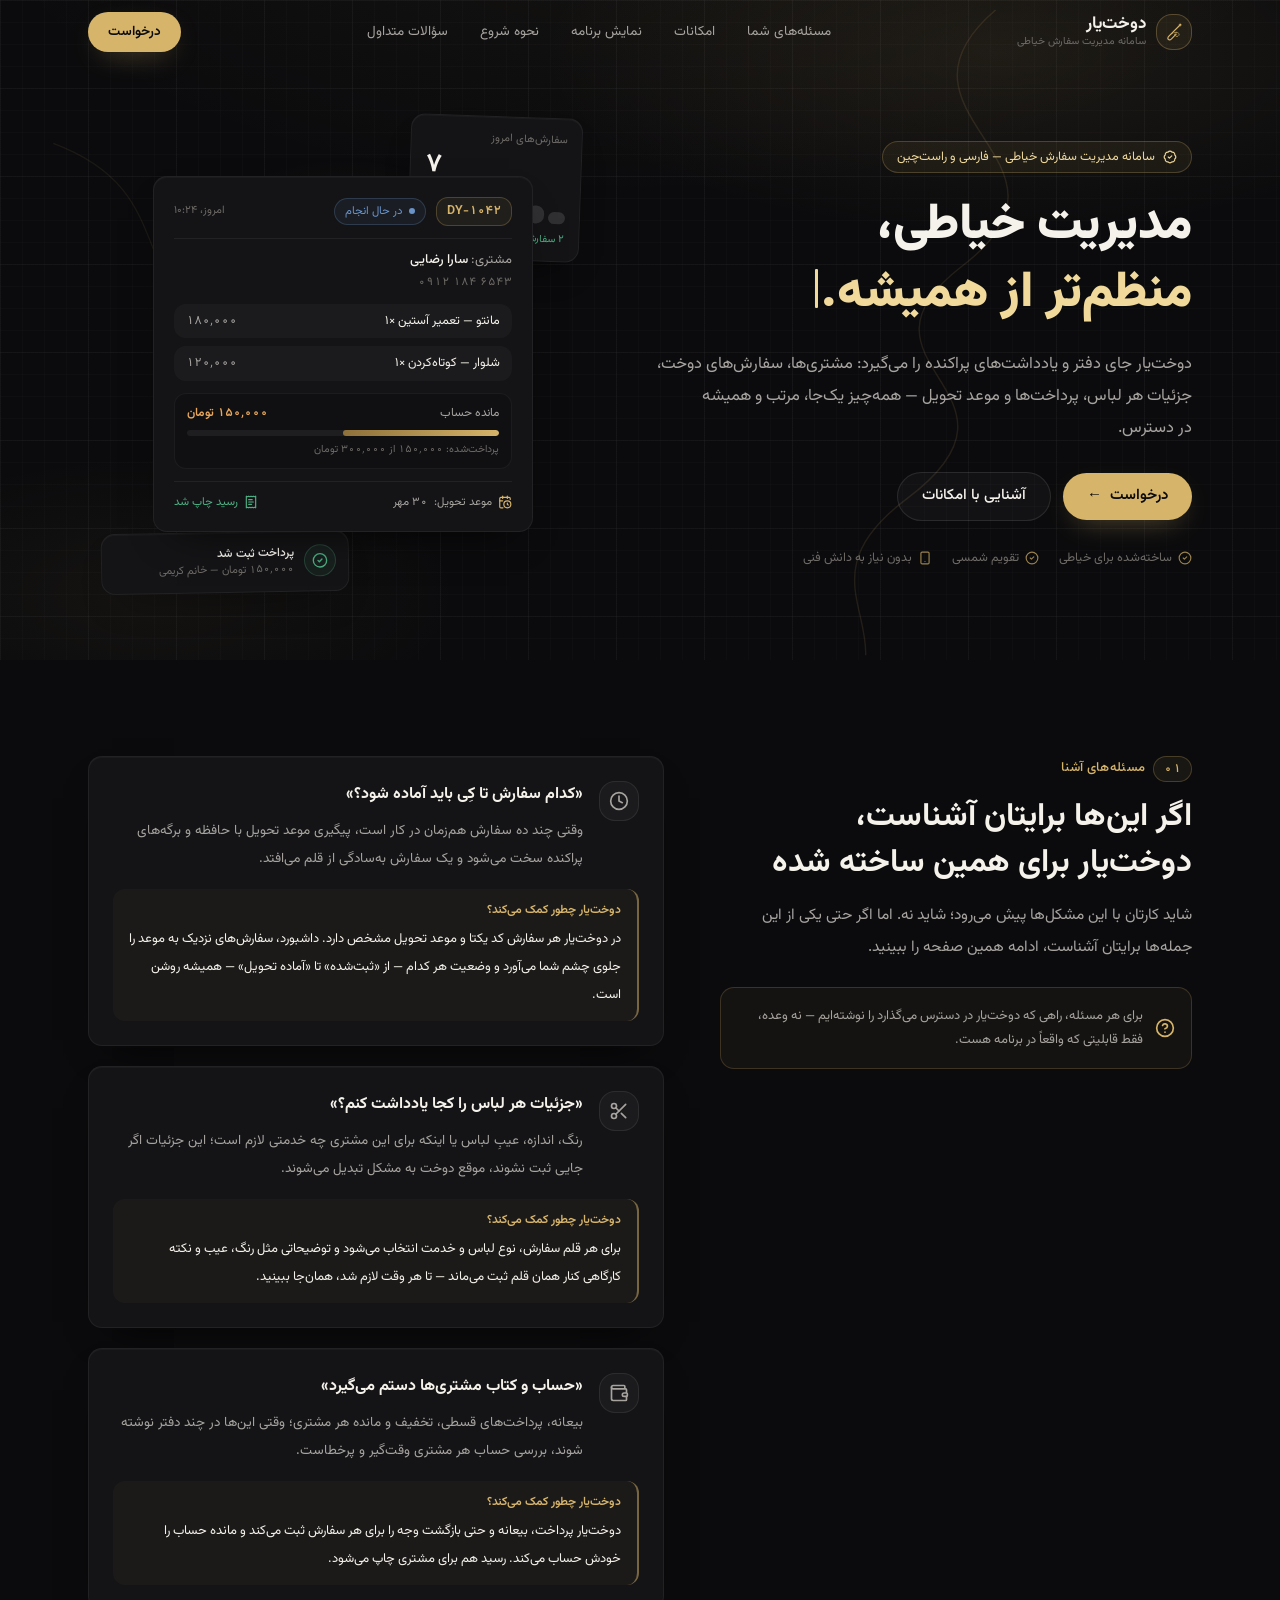
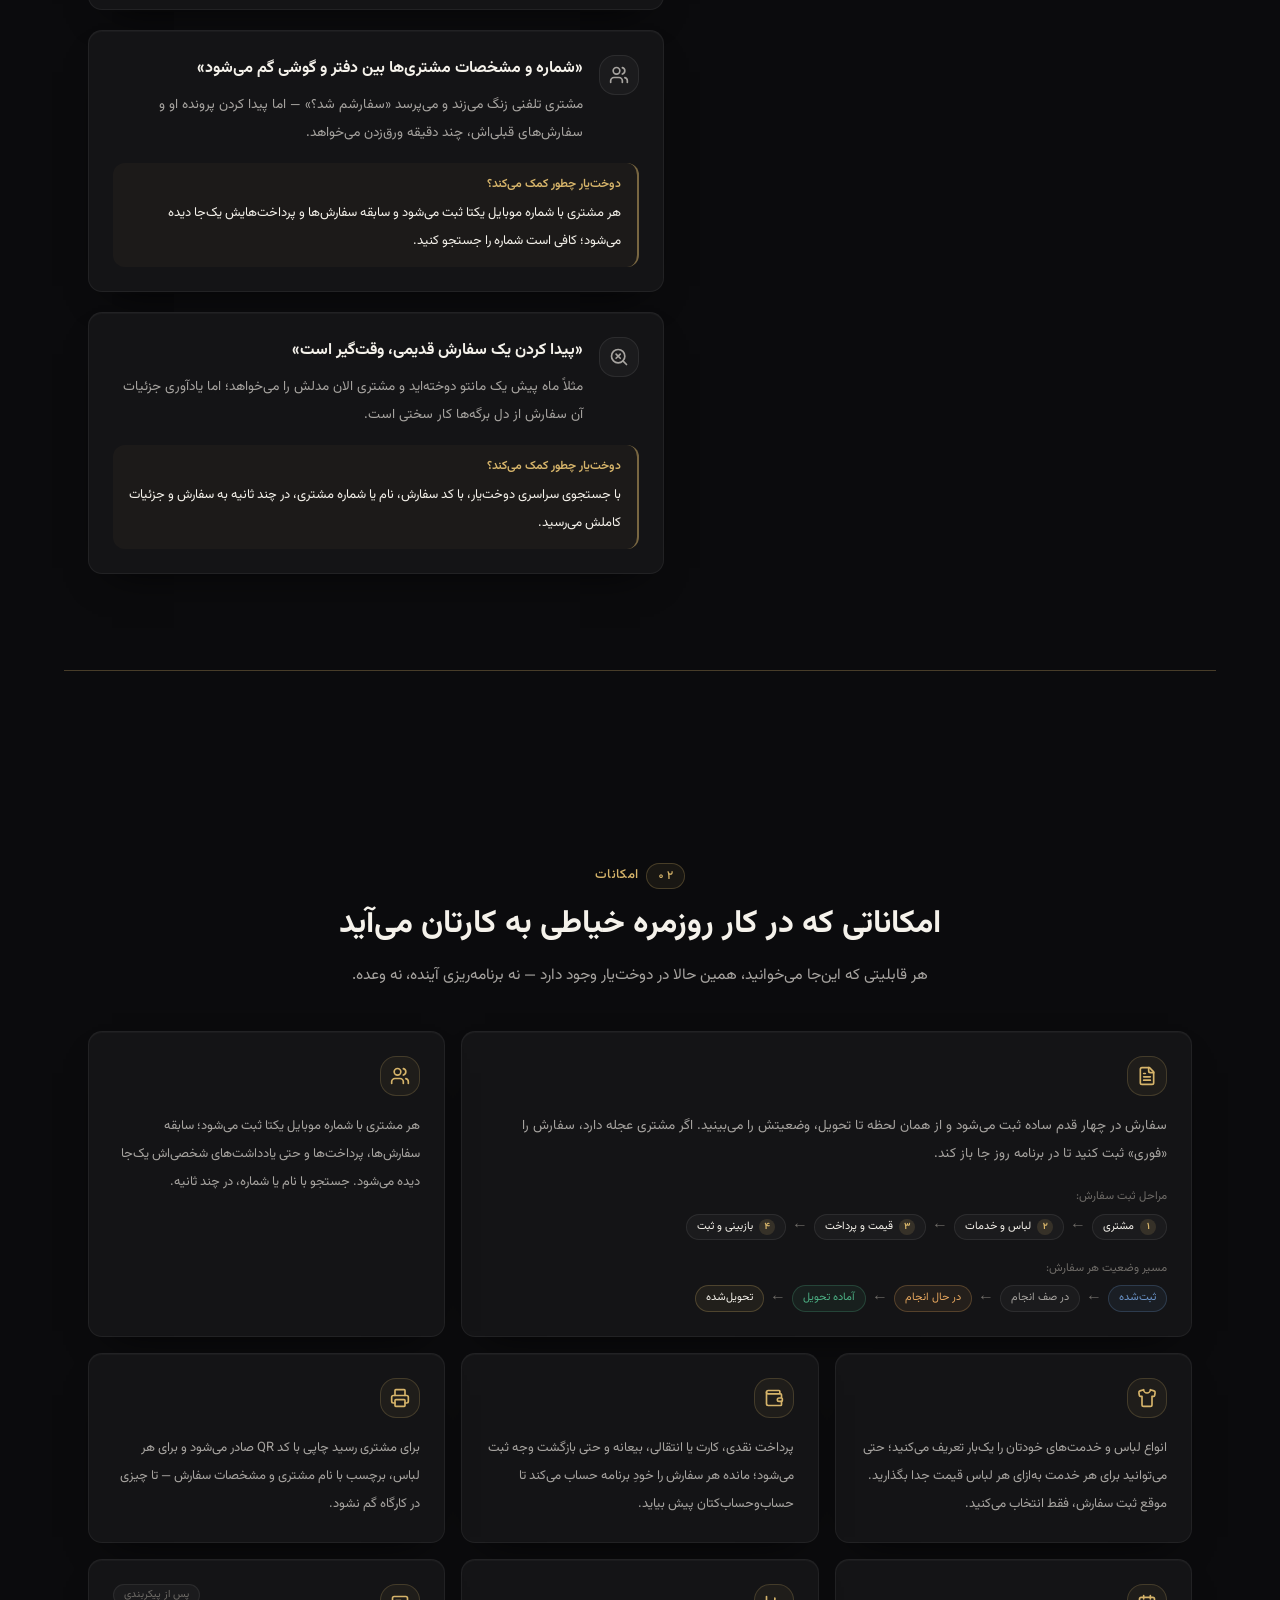
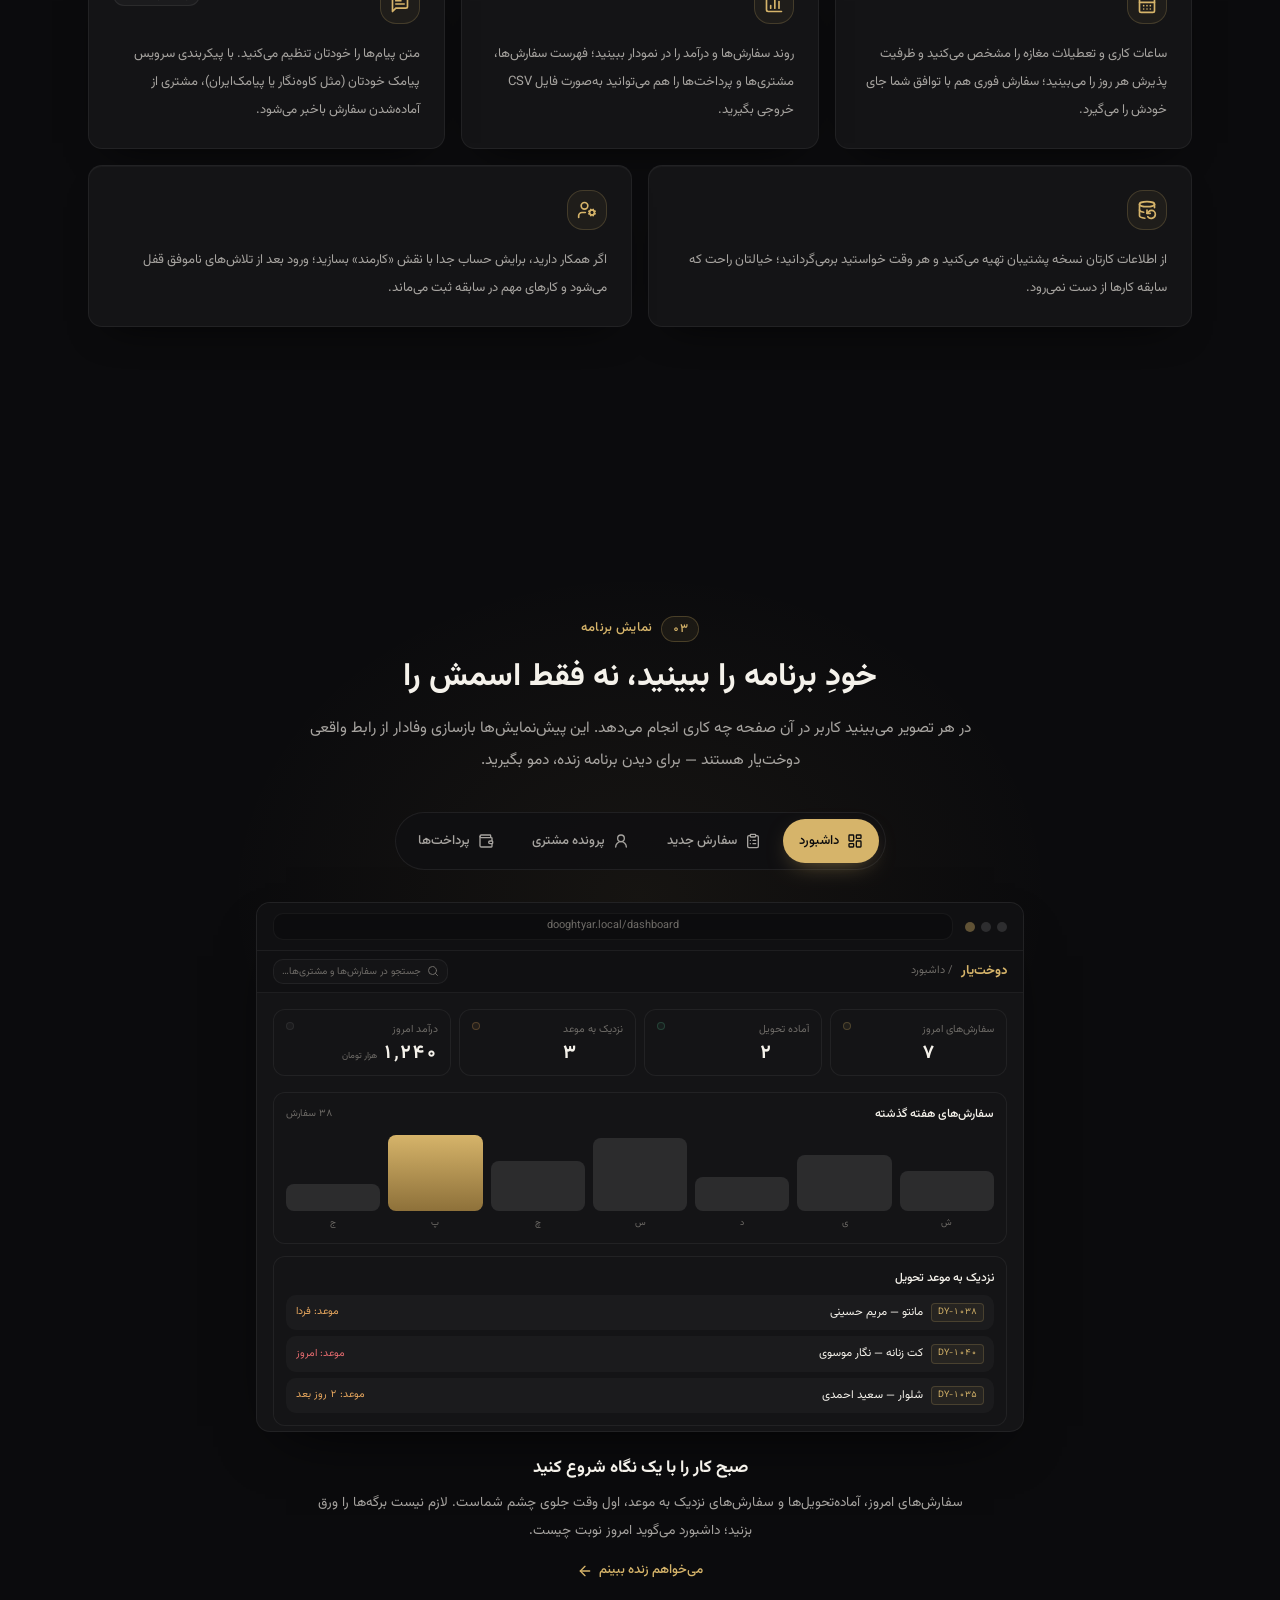
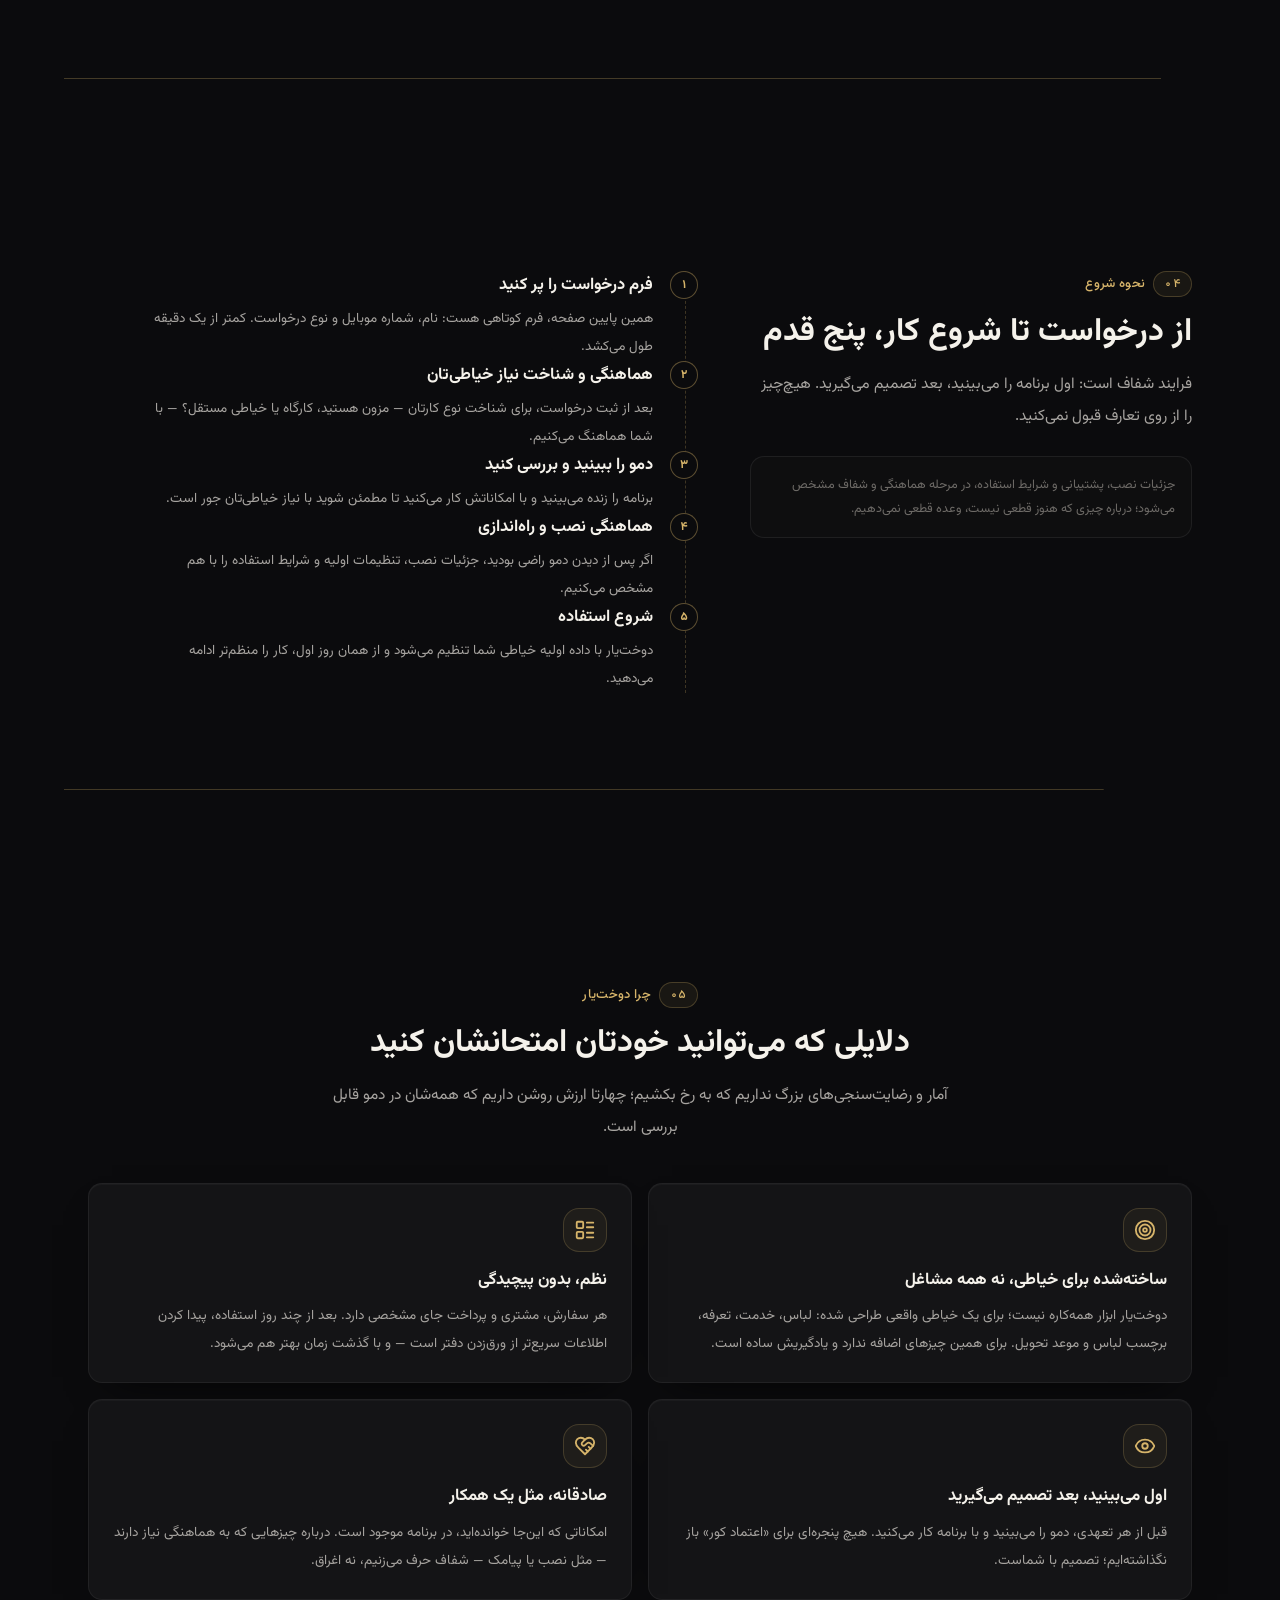
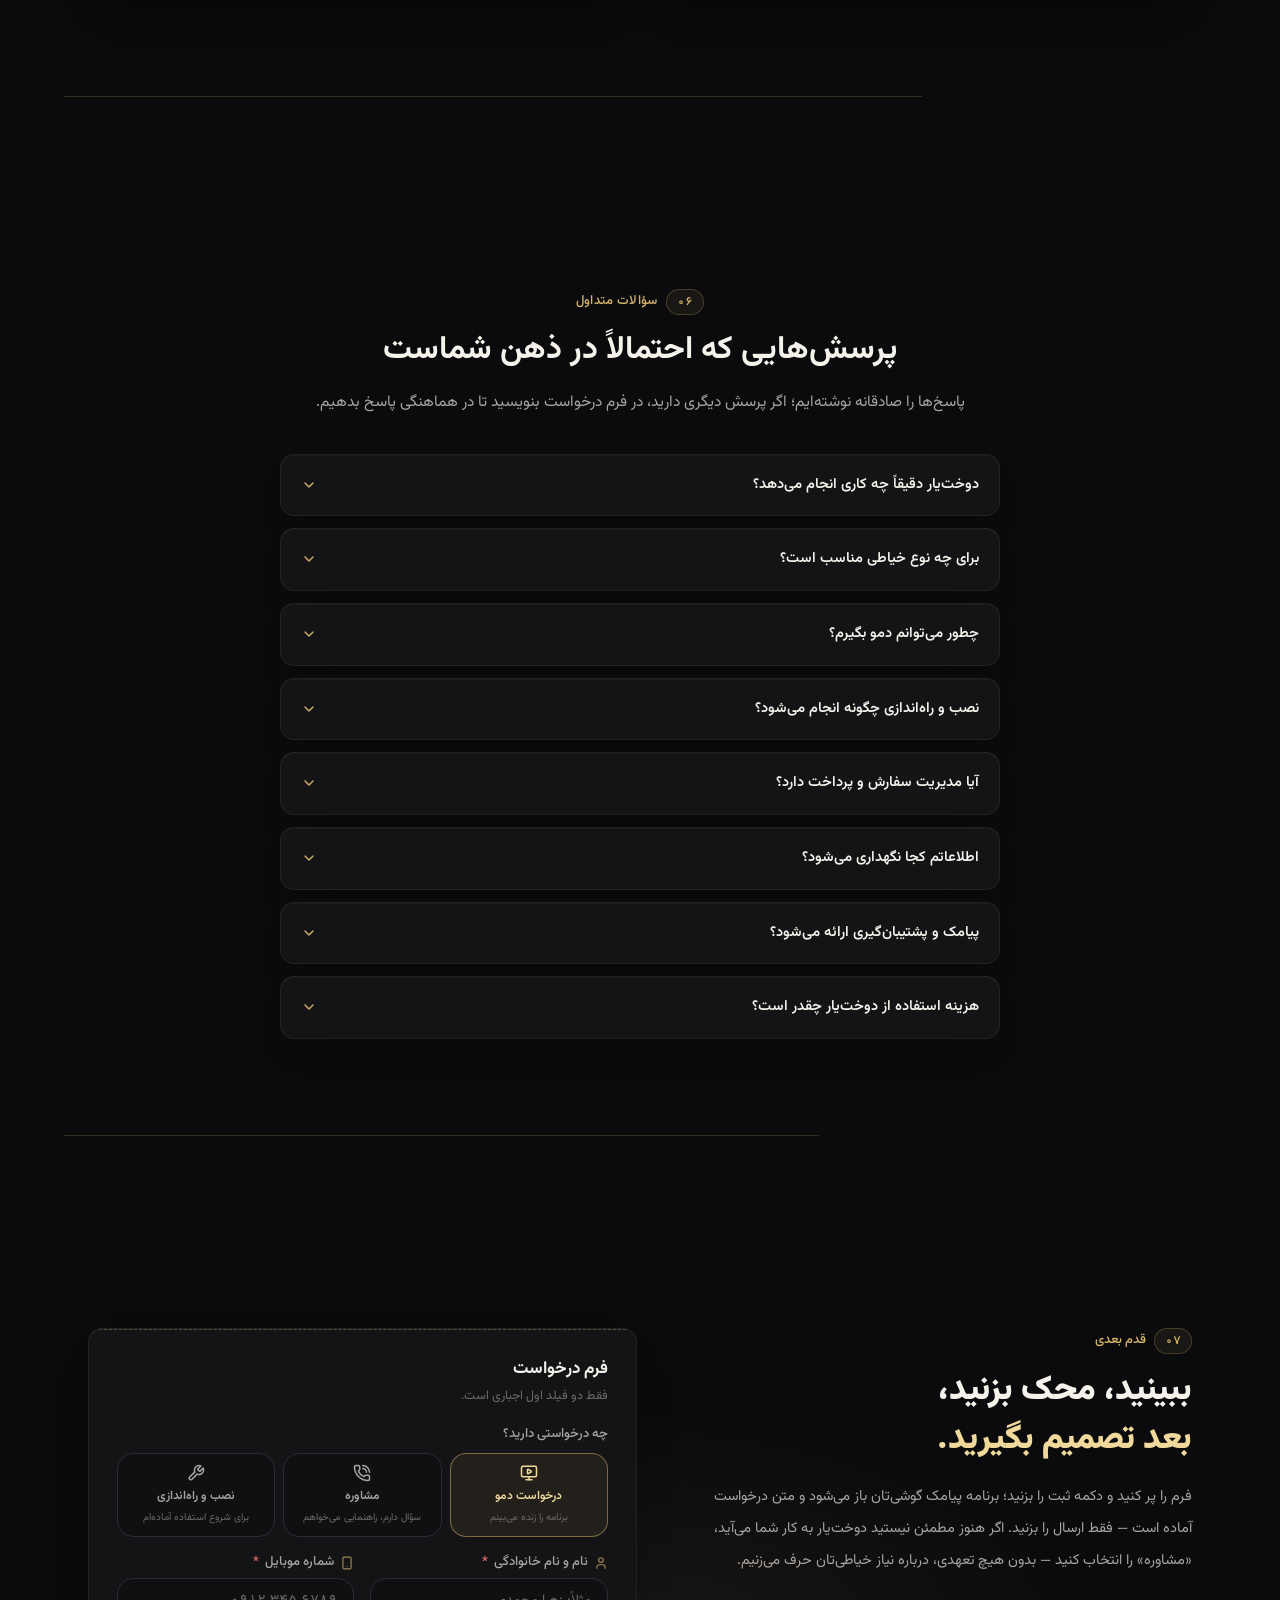
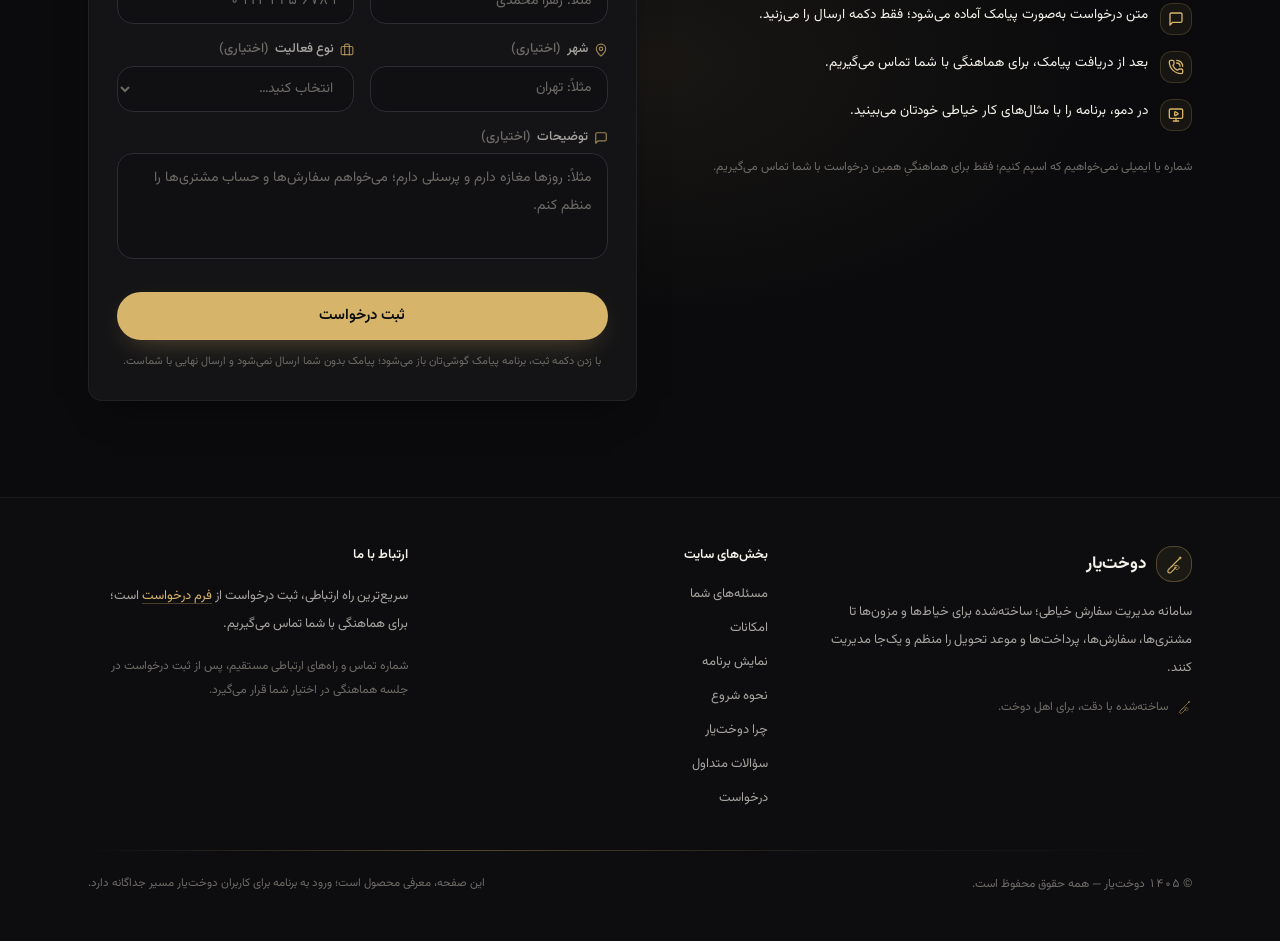
<file: index.html>
<!DOCTYPE html><!--1fnuNxD72dBPcFrrNPQ4E--><html lang="fa" dir="rtl" class="vazirmatn_e62367ec-module__CQnTqW__variable"><head><meta charSet="utf-8"/><meta name="viewport" content="width=device-width, initial-scale=1, maximum-scale=5"/><link rel="preload" href="./_next/static/media/Vazirmatn_Variable-s.p.6903c73f.woff2" as="font" crossorigin="" type="font/woff2"/><link rel="stylesheet" href="./_next/static/chunks/a2f18bd975eda258.css" data-precedence="next"/><link rel="stylesheet" href="./_next/static/chunks/c5ce9c01f2fa4a9d.css" data-precedence="next"/><link rel="preload" as="script" fetchPriority="low" href="./_next/static/chunks/58c60a5fa6b544da.js"/><script src="./_next/static/chunks/771dedee3f5e1621.js" async=""></script><script src="./_next/static/chunks/e461e3027eb348df.js" async=""></script><script src="./_next/static/chunks/turbopack-b702dda9a075337d.js" async=""></script><script src="./_next/static/chunks/2f236954d6a65e12.js" async=""></script><script src="./_next/static/chunks/42ef9a2cb7ac204b.js" async=""></script><script src="./_next/static/chunks/459ec159dd5af178.js" async=""></script><script src="./_next/static/chunks/0e0054cbd79fffd6.js" async=""></script><meta name="next-size-adjust" content=""/><meta name="theme-color" content="#0B0B0D"/><title>دوخت‌یار | سامانه مدیریت سفارش خیاطی</title><meta name="description" content="دوخت‌یار به خیاطان کمک می‌کند مشتریان، سفارش‌های دوخت، لباس‌ها، پرداخت‌ها و موعد تحویل را منظم و یک‌جا مدیریت کنند. فارسی، راست‌چین و ساده — مخصوص خیاطی."/><meta name="application-name" content="دوخت‌یار"/><meta name="author" content="تیم دوخت‌یار"/><meta name="keywords" content="نرم‌افزار خیاطی,مدیریت سفارش خیاطی,دوخت‌یار,برنامه مدیریت مزون,خیاطی,مدیریت مشتری خیاط"/><meta name="robots" content="index, follow"/><link rel="canonical" href="http://localhost:3000"/><meta name="format-detection" content="telephone=no"/><meta property="og:title" content="دوخت‌یار | مدیریت خیاطی، منظم‌تر از همیشه"/><meta property="og:description" content="مشتری‌ها، سفارش‌ها، پرداخت‌ها و موعد تحویل — همه در یک نرم‌افزار ساده و فارسی، مخصوص خیاطی."/><meta property="og:url" content="http://localhost:3000"/><meta property="og:site_name" content="دوخت‌یار"/><meta property="og:locale" content="fa_IR"/><meta property="og:image" content="http://localhost:3000/og-image.png"/><meta property="og:image:width" content="1200"/><meta property="og:image:height" content="630"/><meta property="og:image:alt" content="دوخت‌یار — سامانه مدیریت سفارش خیاطی"/><meta property="og:type" content="website"/><meta name="twitter:card" content="summary_large_image"/><meta name="twitter:title" content="دوخت‌یار | مدیریت خیاطی، منظم‌تر از همیشه"/><meta name="twitter:description" content="نرم‌افزار مدیریت سفارش خیاطی — مشتری، سفارش، پرداخت و تحویل، همه یک‌جا."/><meta name="twitter:image" content="http://localhost:3000/og-image.png"/><link rel="icon" href="./icon.svg?icon.b8a9e7bd.svg" sizes="any" type="image/svg+xml"/><script src="./_next/static/chunks/a6dad97d9634a72d.js" noModule=""></script></head><body class="min-h-dvh font-sans antialiased"><div hidden=""><!--$--><!--/$--></div><div class="flex min-h-dvh flex-col"><header class="fixed inset-x-0 top-0 z-50 transition-all duration-300 border-b border-transparent bg-transparent"><div class="mx-auto flex h-[64px] max-w-6xl items-center justify-between gap-4 px-4 sm:px-6"><a href="#top" class="flex items-center gap-2.5" aria-label="دوخت‌یار — صفحه اصلی"><span class="relative inline-flex items-center justify-center rounded-xl border border-gold/30 bg-gold/[0.07] text-gold h-9 w-9"><svg viewBox="0 0 48 48" fill="none" aria-hidden="true" class="h-[62%] w-[62%]"><path d="M40 8 L14 34 C11 37 10 40 12 42 C14 44 17 43 20 40 L30 30" stroke="currentColor" stroke-width="2.6" stroke-linecap="round"></path><path d="M14 34 C20 28 24 26 30 26 C36 26 38 30 36 33 C34 36 29 36 27 33 C25 30 28 26 33 25" stroke="currentColor" stroke-width="1.6" stroke-linecap="round" stroke-dasharray="3.5 3"></path><circle cx="39" cy="9" r="2.2" stroke="currentColor" stroke-width="1.8"></circle></svg></span><span class="flex flex-col leading-none"><span class="text-[17px] font-bold text-bone">دوخت‌یار</span><span class="mt-1 text-[10.5px] text-bone-faint">سامانه مدیریت سفارش خیاطی</span></span></a><nav aria-label="ناوبری اصلی" class="hidden items-center gap-1 lg:flex"><a href="#problems" class="rounded-full px-3.5 py-2 text-[13.5px] text-bone-muted transition-colors duration-200 hover:bg-white/[0.04] hover:text-bone">مسئله‌های شما</a><a href="#features" class="rounded-full px-3.5 py-2 text-[13.5px] text-bone-muted transition-colors duration-200 hover:bg-white/[0.04] hover:text-bone">امکانات</a><a href="#showcase" class="rounded-full px-3.5 py-2 text-[13.5px] text-bone-muted transition-colors duration-200 hover:bg-white/[0.04] hover:text-bone">نمایش برنامه</a><a href="#start" class="rounded-full px-3.5 py-2 text-[13.5px] text-bone-muted transition-colors duration-200 hover:bg-white/[0.04] hover:text-bone">نحوه شروع</a><a href="#faq" class="rounded-full px-3.5 py-2 text-[13.5px] text-bone-muted transition-colors duration-200 hover:bg-white/[0.04] hover:text-bone">سؤالات متداول</a></nav><div class="flex items-center gap-2"><a href="#demo" class="btn-gold !px-5 !py-2.5 !text-[13.5px]" aria-label="ثبت درخواست دوخت‌یار">درخواست</a><button type="button" aria-expanded="false" aria-controls="mobile-nav" aria-label="باز کردن منو" class="flex h-11 w-11 items-center justify-center rounded-xl border border-white/10 bg-white/[0.03] text-bone lg:hidden"><svg xmlns="http://www.w3.org/2000/svg" width="24" height="24" viewBox="0 0 24 24" fill="none" stroke="currentColor" stroke-width="2" stroke-linecap="round" stroke-linejoin="round" class="lucide lucide-menu h-5 w-5" aria-hidden="true"><path d="M4 12h16"></path><path d="M4 18h16"></path><path d="M4 6h16"></path></svg></button></div></div></header><main><section id="top" class="pattern-paper relative overflow-hidden pb-14 pt-[104px] sm:pb-20 sm:pt-[128px]"><div class="pointer-events-none absolute inset-0 -z-10" aria-hidden="true" style="background:radial-gradient(ellipse 55% 42% at 78% 8%, rgba(214,180,106,0.09), transparent 65%), radial-gradient(ellipse 40% 35% at 12% 90%, rgba(214,180,106,0.05), transparent 60%)"></div><svg class="pointer-events-none absolute inset-0 -z-10 h-full w-full opacity-60" viewBox="0 0 1440 900" fill="none" preserveAspectRatio="xMidYMid slice" aria-hidden="true"><path d="M1120 90 C 980 210, 1240 260, 1080 380 C 940 490, 1180 520, 1020 640 C 900 730, 1010 780, 960 860" stroke="rgba(214,180,106,0.20)" stroke-width="1.6" stroke-dasharray="0px 1px" pathLength="1" stroke-dashoffset="0px"></path><path d="M60 240 C 220 300, 120 420, 300 470" stroke="rgba(214,180,106,0.14)" stroke-width="1.4" stroke-dasharray="0px 1px" pathLength="1" stroke-dashoffset="0px"></path></svg><div class="mx-auto grid max-w-6xl grid-cols-1 items-center gap-12 px-4 sm:px-6 lg:grid-cols-[1.05fr_0.95fr] lg:gap-8"><div class="text-center lg:text-right"><p class="inline-flex items-center gap-2 rounded-full border border-gold/25 bg-gold/[0.07] px-3.5 py-1.5 text-[12.5px] text-gold-light" style="opacity:0;transform:translateY(26px)"><svg xmlns="http://www.w3.org/2000/svg" width="24" height="24" viewBox="0 0 24 24" fill="none" stroke="currentColor" stroke-width="2" stroke-linecap="round" stroke-linejoin="round" class="lucide lucide-badge-check h-3.5 w-3.5" aria-hidden="true"><path d="M3.85 8.62a4 4 0 0 1 4.78-4.77 4 4 0 0 1 6.74 0 4 4 0 0 1 4.78 4.78 4 4 0 0 1 0 6.74 4 4 0 0 1-4.77 4.78 4 4 0 0 1-6.75 0 4 4 0 0 1-4.78-4.77 4 4 0 0 1 0-6.76Z"></path><path d="m9 12 2 2 4-4"></path></svg>سامانه مدیریت سفارش خیاطی — فارسی و راست‌چین</p><h1 class="mt-5 min-h-[2.7em] text-[34px] font-black leading-[1.35] text-bone sm:text-[46px] lg:text-[50px]"><span class="sr-only">مدیریت خیاطی، منظم‌تر از همیشه.</span><span aria-hidden="true"><span><span class="type-cursor" aria-hidden="true"></span></span><br/><span class="text-gold-light"> </span></span></h1><p class="mx-auto mt-5 max-w-xl text-pretty text-[15px] leading-8 text-bone-muted sm:text-[16.5px] lg:mx-0" style="opacity:0;transform:translateY(26px)">دوخت‌یار جای دفتر و یادداشت‌های پراکنده را می‌گیرد: مشتری‌ها، سفارش‌های دوخت، جزئیات هر لباس، پرداخت‌ها و موعد تحویل — همه‌چیز یک‌جا، مرتب و همیشه در دسترس.</p><div class="mt-7 flex flex-col items-stretch gap-3 sm:flex-row sm:items-center sm:justify-center lg:justify-start" style="opacity:0;transform:translateY(26px)"><a href="#demo" class="btn-gold">درخواست<span aria-hidden="true">←</span></a><a href="#features" class="btn-ghost">آشنایی با امکانات</a></div><ul class="mt-7 flex flex-wrap items-center justify-center gap-x-5 gap-y-2 text-[12.5px] text-bone-faint lg:justify-start" style="opacity:0;transform:translateY(26px)"><li class="flex items-center gap-1.5"><svg xmlns="http://www.w3.org/2000/svg" width="24" height="24" viewBox="0 0 24 24" fill="none" stroke="currentColor" stroke-width="2" stroke-linecap="round" stroke-linejoin="round" class="lucide lucide-circle-check h-3.5 w-3.5 text-gold/70" aria-hidden="true"><circle cx="12" cy="12" r="10"></circle><path d="m9 12 2 2 4-4"></path></svg>ساخته‌شده برای خیاطی</li><li class="flex items-center gap-1.5"><svg xmlns="http://www.w3.org/2000/svg" width="24" height="24" viewBox="0 0 24 24" fill="none" stroke="currentColor" stroke-width="2" stroke-linecap="round" stroke-linejoin="round" class="lucide lucide-circle-check h-3.5 w-3.5 text-gold/70" aria-hidden="true"><circle cx="12" cy="12" r="10"></circle><path d="m9 12 2 2 4-4"></path></svg>تقویم شمسی</li><li class="flex items-center gap-1.5"><svg xmlns="http://www.w3.org/2000/svg" width="24" height="24" viewBox="0 0 24 24" fill="none" stroke="currentColor" stroke-width="2" stroke-linecap="round" stroke-linejoin="round" class="lucide lucide-smartphone h-3.5 w-3.5 text-gold/70" aria-hidden="true"><rect width="14" height="20" x="5" y="2" rx="2" ry="2"></rect><path d="M12 18h.01"></path></svg>بدون نیاز به دانش فنی</li></ul></div><div class="relative mx-auto flex w-full max-w-[420px] flex-col items-center px-2 pb-12 pt-12 lg:max-w-[460px]" aria-label="پیش‌نمایش مفهومی از کارت سفارش در دوخت‌یار" style="opacity:0;transform:translateY(30px) scale(0.94)"><div class="absolute -top-1 right-0 z-0 rotate-2 lg:-top-3 lg:-right-2" style="transform:none"><div class="animate-float-slow"><div class="surface w-[172px] p-3.5" dir="rtl"><p class="text-[11px] text-bone-faint">سفارش‌های امروز</p><p class="num mt-1.5 text-[26px] font-bold leading-none text-bone">۷</p><div class="mt-2.5 flex h-8 items-end gap-1" aria-hidden="true"><div class="w-full rounded-sm bg-white/[0.12]" style="height:35%"></div><div class="w-full rounded-sm bg-white/[0.12]" style="height:55%"></div><div class="w-full rounded-sm bg-white/[0.12]" style="height:40%"></div><div class="w-full rounded-sm bg-white/[0.12]" style="height:70%"></div><div class="w-full rounded-sm bg-white/[0.12]" style="height:52%"></div><div class="w-full rounded-sm bg-gold/70" style="height:85%"></div><div class="w-full rounded-sm bg-white/[0.12]" style="height:64%"></div></div><p class="mt-2 text-[10.5px] text-ok">۲ سفارش آماده تحویل</p></div></div></div><div class="relative z-10 w-full max-w-[380px]" style="transform:none"><div class="surface w-full max-w-[380px] p-4 sm:p-5" dir="rtl"><div class="flex items-center justify-between gap-3 border-b border-white/[0.06] pb-3"><div class="flex items-center gap-2.5"><span class="num rounded-lg border border-gold/25 bg-gold/[0.07] px-2.5 py-1 text-[12.5px] font-semibold text-gold">DY-۱۰۴۲</span><span class="flex items-center gap-1.5 rounded-full border border-info/25 bg-info/[0.08] px-2.5 py-1 text-[11.5px] text-info"><span class="h-1.5 w-1.5 rounded-full bg-info" aria-hidden="true"></span>در حال انجام</span></div><span class="text-[11px] text-bone-faint">امروز، ۱۰:۲۴</span></div><div class="pt-3"><p class="text-[13px] text-bone-muted">مشتری: <span class="font-medium text-bone">سارا رضایی</span></p><p class="num mt-1 text-[11.5px] text-bone-faint" dir="ltr" style="text-align:right">۰۹۱۲ ۱۸۴ ۶۵۴۳</p></div><ul class="mt-3 space-y-2"><li class="flex items-center justify-between rounded-lg bg-white/[0.03] px-3 py-2"><span class="text-[12.5px] text-bone">مانتو — تعمیر آستین ×۱</span><span class="num text-[12.5px] text-bone-muted">۱۸۰٬۰۰۰</span></li><li class="flex items-center justify-between rounded-lg bg-white/[0.03] px-3 py-2"><span class="text-[12.5px] text-bone">شلوار — کوتاه‌کردن ×۱</span><span class="num text-[12.5px] text-bone-muted">۱۲۰٬۰۰۰</span></li></ul><div class="mt-3 rounded-lg border border-white/[0.05] bg-ink-900 px-3 py-2.5"><div class="flex items-center justify-between text-[12px]"><span class="text-bone-muted">مانده حساب</span><span class="num font-semibold text-warn">۱۵۰٬۰۰۰<!-- --> تومان</span></div><div class="mt-2 h-1.5 overflow-hidden rounded-full bg-white/[0.06]"><div class="h-full w-1/2 rounded-full bg-gradient-to-l from-gold to-gold-dark"></div></div><p class="num mt-1.5 text-[10.5px] text-bone-faint">پرداخت‌شده: <!-- -->۱۵۰٬۰۰۰<!-- --> از <!-- -->۳۰۰٬۰۰۰<!-- --> تومان</p></div><div class="mt-3 flex items-center justify-between border-t border-white/[0.06] pt-3"><span class="flex items-center gap-1.5 text-[11.5px] text-bone-muted"><svg xmlns="http://www.w3.org/2000/svg" width="24" height="24" viewBox="0 0 24 24" fill="none" stroke="currentColor" stroke-width="2" stroke-linecap="round" stroke-linejoin="round" class="lucide lucide-calendar-clock h-3.5 w-3.5 text-gold" aria-hidden="true"><path d="M16 14v2.2l1.6 1"></path><path d="M16 2v4"></path><path d="M21 7.5V6a2 2 0 0 0-2-2H5a2 2 0 0 0-2 2v14a2 2 0 0 0 2 2h3.5"></path><path d="M3 10h5"></path><path d="M8 2v4"></path><circle cx="16" cy="16" r="6"></circle></svg>موعد تحویل: <span class="num">۳۰ مهر</span></span><span class="flex items-center gap-1.5 text-[11.5px] text-ok"><svg xmlns="http://www.w3.org/2000/svg" width="24" height="24" viewBox="0 0 24 24" fill="none" stroke="currentColor" stroke-width="2" stroke-linecap="round" stroke-linejoin="round" class="lucide lucide-receipt-text h-3.5 w-3.5" aria-hidden="true"><path d="M4 2v20l2-1 2 1 2-1 2 1 2-1 2 1 2-1 2 1V2l-2 1-2-1-2 1-2-1-2 1-2-1-2 1Z"></path><path d="M14 8H8"></path><path d="M16 12H8"></path><path d="M13 16H8"></path></svg>رسید چاپ شد</span></div></div></div><div class="absolute bottom-0 left-0 z-0 -rotate-1 lg:-bottom-3 lg:-left-3" style="transform:none"><div class="animate-float-slower"><div class="surface flex w-[248px] items-center gap-2.5 p-3" dir="rtl"><span class="flex h-8 w-8 shrink-0 items-center justify-center rounded-full border border-ok/25 bg-ok/[0.08] text-ok"><svg xmlns="http://www.w3.org/2000/svg" width="24" height="24" viewBox="0 0 24 24" fill="none" stroke="currentColor" stroke-width="2" stroke-linecap="round" stroke-linejoin="round" class="lucide lucide-circle-check h-4 w-4" aria-hidden="true"><circle cx="12" cy="12" r="10"></circle><path d="m9 12 2 2 4-4"></path></svg></span><div class="min-w-0"><p class="text-[12px] font-medium text-bone">پرداخت ثبت شد</p><p class="num truncate text-[11px] text-bone-faint">۱۵۰٬۰۰۰<!-- --> تومان — خانم کریمی</p></div></div></div></div><div class="pointer-events-none absolute inset-0 -z-20" aria-hidden="true" style="background:radial-gradient(ellipse 60% 55% at 50% 45%, rgba(214,180,106,0.10), transparent 70%)"></div></div></div></section><section id="problems" class="relative py-16 sm:py-24" aria-labelledby="problems-title"><div class="mx-auto max-w-6xl px-4 sm:px-6"><div class="grid grid-cols-1 gap-10 lg:grid-cols-[0.9fr_1.1fr] lg:gap-14"><div class="lg:sticky lg:top-28 lg:self-start"><div class="flex flex-col gap-3 items-start text-right" style="opacity:0;transform:translateY(22px)"><p class="flex items-center gap-2 text-[13px] font-medium tracking-wide text-gold"><span class="num rounded-full border border-gold/25 bg-gold/[0.07] px-2.5 py-0.5 text-[12px] leading-5">۰۱</span>مسئله‌های آشنا</p><h2 class="max-w-2xl text-balance text-[26px] font-bold leading-[1.45] text-bone sm:text-[32px]">اگر این‌ها برایتان آشناست، دوخت‌یار برای همین ساخته شده</h2><p class="max-w-2xl text-pretty text-[14.5px] leading-8 text-bone-muted sm:text-[15.5px]">شاید کارتان با این مشکل‌ها پیش می‌رود؛ شاید نه. اما اگر حتی یکی از این جمله‌ها برایتان آشناست، ادامه همین صفحه را ببینید.</p></div><div style="opacity:0;transform:translateY(22px)"><div class="mt-6 flex items-center gap-3 rounded-xl2 border border-gold/20 bg-gold/[0.05] p-4"><svg xmlns="http://www.w3.org/2000/svg" width="24" height="24" viewBox="0 0 24 24" fill="none" stroke="currentColor" stroke-width="2" stroke-linecap="round" stroke-linejoin="round" class="lucide lucide-circle-question-mark h-5 w-5 shrink-0 text-gold" aria-hidden="true"><circle cx="12" cy="12" r="10"></circle><path d="M9.09 9a3 3 0 0 1 5.83 1c0 2-3 3-3 3"></path><path d="M12 17h.01"></path></svg><p class="text-[13px] leading-6 text-bone-muted">برای هر مسئله، راهی که دوخت‌یار در دسترس می‌گذارد را نوشته‌ایم — نه وعده، فقط قابلیتی که واقعاً در برنامه هست.</p></div></div></div><ol class="flex flex-col gap-5"><div style="opacity:0;transform:translateY(22px)"><li class="surface group p-5 transition-colors duration-300 hover:border-gold/25 sm:p-6"><div class="flex items-start gap-4"><span class="flex h-10 w-10 shrink-0 items-center justify-center rounded-xl border border-white/[0.08] bg-white/[0.03] text-bone-muted transition-colors duration-300 group-hover:border-gold/30 group-hover:text-gold"><svg xmlns="http://www.w3.org/2000/svg" width="24" height="24" viewBox="0 0 24 24" fill="none" stroke="currentColor" stroke-width="2" stroke-linecap="round" stroke-linejoin="round" class="lucide lucide-clock4 lucide-clock-4 h-5 w-5" aria-hidden="true"><path d="M12 6v6l4 2"></path><circle cx="12" cy="12" r="10"></circle></svg></span><div class="min-w-0"><h3 class="text-[16px] font-bold leading-7 text-bone">«کدام سفارش تا کِی باید آماده شود؟»</h3><p class="mt-2 text-[13.5px] leading-7 text-bone-muted">وقتی چند ده سفارش هم‌زمان در کار است، پیگیری موعد تحویل با حافظه و برگه‌های پراکنده سخت می‌شود و یک سفارش به‌سادگی از قلم می‌افتد.</p></div></div><div class="mt-4 rounded-lg border-r-2 border-gold/50 bg-gold/[0.04] px-4 py-3"><p class="text-[12px] font-semibold text-gold">دوخت‌یار چطور کمک می‌کند؟</p><p class="mt-1.5 text-[13px] leading-7 text-bone">در دوخت‌یار هر سفارش کد یکتا و موعد تحویل مشخص دارد. داشبورد، سفارش‌های نزدیک به موعد را جلوی چشم شما می‌آورد و وضعیت هر کدام — از «ثبت‌شده» تا «آماده تحویل» — همیشه روشن است.</p></div></li></div><div style="opacity:0;transform:translateY(22px)"><li class="surface group p-5 transition-colors duration-300 hover:border-gold/25 sm:p-6"><div class="flex items-start gap-4"><span class="flex h-10 w-10 shrink-0 items-center justify-center rounded-xl border border-white/[0.08] bg-white/[0.03] text-bone-muted transition-colors duration-300 group-hover:border-gold/30 group-hover:text-gold"><svg xmlns="http://www.w3.org/2000/svg" width="24" height="24" viewBox="0 0 24 24" fill="none" stroke="currentColor" stroke-width="2" stroke-linecap="round" stroke-linejoin="round" class="lucide lucide-scissors h-5 w-5" aria-hidden="true"><circle cx="6" cy="6" r="3"></circle><path d="M8.12 8.12 12 12"></path><path d="M20 4 8.12 15.88"></path><circle cx="6" cy="18" r="3"></circle><path d="M14.8 14.8 20 20"></path></svg></span><div class="min-w-0"><h3 class="text-[16px] font-bold leading-7 text-bone">«جزئیات هر لباس را کجا یادداشت کنم؟»</h3><p class="mt-2 text-[13.5px] leading-7 text-bone-muted">رنگ، اندازه، عیبِ لباس یا اینکه برای این مشتری چه خدمتی لازم است؛ این جزئیات اگر جایی ثبت نشوند، موقع دوخت به مشکل تبدیل می‌شوند.</p></div></div><div class="mt-4 rounded-lg border-r-2 border-gold/50 bg-gold/[0.04] px-4 py-3"><p class="text-[12px] font-semibold text-gold">دوخت‌یار چطور کمک می‌کند؟</p><p class="mt-1.5 text-[13px] leading-7 text-bone">برای هر قلم سفارش، نوع لباس و خدمت انتخاب می‌شود و توضیحاتی مثل رنگ، عیب و نکته کارگاهی کنار همان قلم ثبت می‌ماند — تا هر وقت لازم شد، همان‌جا ببینید.</p></div></li></div><div style="opacity:0;transform:translateY(22px)"><li class="surface group p-5 transition-colors duration-300 hover:border-gold/25 sm:p-6"><div class="flex items-start gap-4"><span class="flex h-10 w-10 shrink-0 items-center justify-center rounded-xl border border-white/[0.08] bg-white/[0.03] text-bone-muted transition-colors duration-300 group-hover:border-gold/30 group-hover:text-gold"><svg xmlns="http://www.w3.org/2000/svg" width="24" height="24" viewBox="0 0 24 24" fill="none" stroke="currentColor" stroke-width="2" stroke-linecap="round" stroke-linejoin="round" class="lucide lucide-wallet h-5 w-5" aria-hidden="true"><path d="M19 7V4a1 1 0 0 0-1-1H5a2 2 0 0 0 0 4h15a1 1 0 0 1 1 1v4h-3a2 2 0 0 0 0 4h3a1 1 0 0 0 1-1v-2a1 1 0 0 0-1-1"></path><path d="M3 5v14a2 2 0 0 0 2 2h15a1 1 0 0 0 1-1v-4"></path></svg></span><div class="min-w-0"><h3 class="text-[16px] font-bold leading-7 text-bone">«حساب و کتاب مشتری‌ها دستم می‌گیرد»</h3><p class="mt-2 text-[13.5px] leading-7 text-bone-muted">بیعانه، پرداخت‌های قسطی، تخفیف و مانده هر مشتری؛ وقتی این‌ها در چند دفتر نوشته شوند، بررسی حساب هر مشتری وقت‌گیر و پرخطاست.</p></div></div><div class="mt-4 rounded-lg border-r-2 border-gold/50 bg-gold/[0.04] px-4 py-3"><p class="text-[12px] font-semibold text-gold">دوخت‌یار چطور کمک می‌کند؟</p><p class="mt-1.5 text-[13px] leading-7 text-bone">دوخت‌یار پرداخت، بیعانه و حتی بازگشت وجه را برای هر سفارش ثبت می‌کند و مانده حساب را خودش حساب می‌کند. رسید هم برای مشتری چاپ می‌شود.</p></div></li></div><div style="opacity:0;transform:translateY(22px)"><li class="surface group p-5 transition-colors duration-300 hover:border-gold/25 sm:p-6"><div class="flex items-start gap-4"><span class="flex h-10 w-10 shrink-0 items-center justify-center rounded-xl border border-white/[0.08] bg-white/[0.03] text-bone-muted transition-colors duration-300 group-hover:border-gold/30 group-hover:text-gold"><svg xmlns="http://www.w3.org/2000/svg" width="24" height="24" viewBox="0 0 24 24" fill="none" stroke="currentColor" stroke-width="2" stroke-linecap="round" stroke-linejoin="round" class="lucide lucide-users h-5 w-5" aria-hidden="true"><path d="M16 21v-2a4 4 0 0 0-4-4H6a4 4 0 0 0-4 4v2"></path><path d="M16 3.128a4 4 0 0 1 0 7.744"></path><path d="M22 21v-2a4 4 0 0 0-3-3.87"></path><circle cx="9" cy="7" r="4"></circle></svg></span><div class="min-w-0"><h3 class="text-[16px] font-bold leading-7 text-bone">«شماره و مشخصات مشتری‌ها بین دفتر و گوشی گم می‌شود»</h3><p class="mt-2 text-[13.5px] leading-7 text-bone-muted">مشتری تلفنی زنگ می‌زند و می‌پرسد «سفارشم شد؟» — اما پیدا کردن پرونده او و سفارش‌های قبلی‌اش، چند دقیقه ورق‌زدن می‌خواهد.</p></div></div><div class="mt-4 rounded-lg border-r-2 border-gold/50 bg-gold/[0.04] px-4 py-3"><p class="text-[12px] font-semibold text-gold">دوخت‌یار چطور کمک می‌کند؟</p><p class="mt-1.5 text-[13px] leading-7 text-bone">هر مشتری با شماره موبایل یکتا ثبت می‌شود و سابقه سفارش‌ها و پرداخت‌هایش یک‌جا دیده می‌شود؛ کافی است شماره را جستجو کنید.</p></div></li></div><div style="opacity:0;transform:translateY(22px)"><li class="surface group p-5 transition-colors duration-300 hover:border-gold/25 sm:p-6"><div class="flex items-start gap-4"><span class="flex h-10 w-10 shrink-0 items-center justify-center rounded-xl border border-white/[0.08] bg-white/[0.03] text-bone-muted transition-colors duration-300 group-hover:border-gold/30 group-hover:text-gold"><svg xmlns="http://www.w3.org/2000/svg" width="24" height="24" viewBox="0 0 24 24" fill="none" stroke="currentColor" stroke-width="2" stroke-linecap="round" stroke-linejoin="round" class="lucide lucide-search-x h-5 w-5" aria-hidden="true"><path d="m13.5 8.5-5 5"></path><path d="m8.5 8.5 5 5"></path><circle cx="11" cy="11" r="8"></circle><path d="m21 21-4.3-4.3"></path></svg></span><div class="min-w-0"><h3 class="text-[16px] font-bold leading-7 text-bone">«پیدا کردن یک سفارش قدیمی، وقت‌گیر است»</h3><p class="mt-2 text-[13.5px] leading-7 text-bone-muted">مثلاً ماه پیش یک مانتو دوخته‌اید و مشتری الان مدلش را می‌خواهد؛ اما یادآوری جزئیات آن سفارش از دل برگه‌ها کار سختی است.</p></div></div><div class="mt-4 rounded-lg border-r-2 border-gold/50 bg-gold/[0.04] px-4 py-3"><p class="text-[12px] font-semibold text-gold">دوخت‌یار چطور کمک می‌کند؟</p><p class="mt-1.5 text-[13px] leading-7 text-bone">با جستجوی سراسری دوخت‌یار، با کد سفارش، نام یا شماره مشتری، در چند ثانیه به سفارش و جزئیات کاملش می‌رسید.</p></div></li></div></ol></div></div><div class="relative mx-auto h-px w-full max-w-6xl mt-16 sm:mt-24" aria-hidden="true"><svg class="h-px w-full" preserveAspectRatio="none" viewBox="0 0 1200 2" fill="none"><line x1="0" y1="1" x2="1200" y2="1" stroke="rgba(214,180,106,0.30)" stroke-width="2" stroke-dasharray="0px 1px" opacity="0" pathLength="1" stroke-dashoffset="0px"></line></svg></div></section><section id="features" class="relative py-16 sm:py-24" aria-labelledby="features-title"><div class="mx-auto max-w-6xl px-4 sm:px-6"><div class="flex flex-col gap-3 items-center text-center" style="opacity:0;transform:translateY(22px)"><p class="flex items-center gap-2 text-[13px] font-medium tracking-wide text-gold"><span class="num rounded-full border border-gold/25 bg-gold/[0.07] px-2.5 py-0.5 text-[12px] leading-5">۰۲</span>امکانات</p><h2 class="max-w-2xl text-balance text-[26px] font-bold leading-[1.45] text-bone sm:text-[32px]">امکاناتی که در کار روزمره خیاطی به کارتان می‌آید</h2><p class="max-w-2xl text-pretty text-[14.5px] leading-8 text-bone-muted sm:text-[15.5px]">هر قابلیتی که این‌جا می‌خوانید، همین حالا در دوخت‌یار وجود دارد — نه برنامه‌ریزی آینده، نه وعده.</p></div><div class="mt-10 grid grid-cols-1 gap-4 md:grid-cols-2 lg:grid-cols-6"><div class="lg:col-span-4" style="opacity:0;transform:translateY(22px)"><div class="surface group flex h-full flex-col p-5 transition-colors duration-300 hover:border-gold/25 sm:p-6"><div class="flex items-start justify-between gap-3"><span class="flex h-10 w-10 shrink-0 items-center justify-center rounded-xl border border-gold/20 bg-gold/[0.06] text-gold transition-colors duration-300 group-hover:border-gold/40"><svg xmlns="http://www.w3.org/2000/svg" width="24" height="24" viewBox="0 0 24 24" fill="none" stroke="currentColor" stroke-width="2" stroke-linecap="round" stroke-linejoin="round" class="lucide lucide-file-text h-5 w-5" aria-hidden="true"><path d="M15 2H6a2 2 0 0 0-2 2v16a2 2 0 0 0 2 2h12a2 2 0 0 0 2-2V7Z"></path><path d="M14 2v4a2 2 0 0 0 2 2h4"></path><path d="M10 9H8"></path><path d="M16 13H8"></path><path d="M16 17H8"></path></svg></span></div><p class="mt-4 text-[13.5px] leading-7 text-bone-muted">سفارش در چهار قدم ساده ثبت می‌شود و از همان لحظه تا تحویل، وضعیتش را می‌بینید. اگر مشتری عجله دارد، سفارش را «فوری» ثبت کنید تا در برنامه روز جا باز کند.</p><div class="mt-5" role="img" aria-label="مراحل ثبت سفارش در دوخت‌یار"><p class="mb-2 text-[11.5px] text-bone-faint">مراحل ثبت سفارش:</p><ol class="flex flex-wrap items-center gap-1.5"><li class="flex items-center gap-1.5"><span class="flex items-center gap-1.5 rounded-full border border-white/[0.08] bg-white/[0.03] px-2.5 py-1 text-[11px] text-bone"><span class="num flex h-4 w-4 items-center justify-center rounded-full bg-gold/15 text-[9.5px] font-bold text-gold">۱</span>مشتری</span><span class="text-bone-faint">←</span></li><li class="flex items-center gap-1.5"><span class="flex items-center gap-1.5 rounded-full border border-white/[0.08] bg-white/[0.03] px-2.5 py-1 text-[11px] text-bone"><span class="num flex h-4 w-4 items-center justify-center rounded-full bg-gold/15 text-[9.5px] font-bold text-gold">۲</span>لباس و خدمات</span><span class="text-bone-faint">←</span></li><li class="flex items-center gap-1.5"><span class="flex items-center gap-1.5 rounded-full border border-white/[0.08] bg-white/[0.03] px-2.5 py-1 text-[11px] text-bone"><span class="num flex h-4 w-4 items-center justify-center rounded-full bg-gold/15 text-[9.5px] font-bold text-gold">۳</span>قیمت و پرداخت</span><span class="text-bone-faint">←</span></li><li class="flex items-center gap-1.5"><span class="flex items-center gap-1.5 rounded-full border border-white/[0.08] bg-white/[0.03] px-2.5 py-1 text-[11px] text-bone"><span class="num flex h-4 w-4 items-center justify-center rounded-full bg-gold/15 text-[9.5px] font-bold text-gold">۴</span>بازبینی و ثبت</span></li></ol></div><div class="mt-5" role="img" aria-label="وضعیت‌های سفارش از ثبت تا تحویل"><p class="mb-2 text-[11.5px] text-bone-faint">مسیر وضعیت هر سفارش:</p><div class="flex flex-wrap items-center gap-1.5"><span class="flex items-center gap-1.5"><span class="rounded-full border px-2.5 py-1 text-[11px] text-info border-info/25 bg-info/[0.08]">ثبت‌شده</span><span class="text-bone-faint" aria-hidden="true">←</span></span><span class="flex items-center gap-1.5"><span class="rounded-full border px-2.5 py-1 text-[11px] text-bone-muted border-white/[0.08] bg-white/[0.03]">در صف انجام</span><span class="text-bone-faint" aria-hidden="true">←</span></span><span class="flex items-center gap-1.5"><span class="rounded-full border px-2.5 py-1 text-[11px] text-warn border-warn/25 bg-warn/[0.08]">در حال انجام</span><span class="text-bone-faint" aria-hidden="true">←</span></span><span class="flex items-center gap-1.5"><span class="rounded-full border px-2.5 py-1 text-[11px] text-ok border-ok/25 bg-ok/[0.08]">آماده تحویل</span><span class="text-bone-faint" aria-hidden="true">←</span></span><span class="flex items-center gap-1.5"><span class="rounded-full border px-2.5 py-1 text-[11px] text-bone border-gold/25 bg-gold/[0.07]">تحویل‌شده</span></span></div></div></div></div><div class="lg:col-span-2" style="opacity:0;transform:translateY(22px)"><div class="surface group flex h-full flex-col p-5 transition-colors duration-300 hover:border-gold/25 sm:p-6"><div class="flex items-start justify-between gap-3"><span class="flex h-10 w-10 shrink-0 items-center justify-center rounded-xl border border-gold/20 bg-gold/[0.06] text-gold transition-colors duration-300 group-hover:border-gold/40"><svg xmlns="http://www.w3.org/2000/svg" width="24" height="24" viewBox="0 0 24 24" fill="none" stroke="currentColor" stroke-width="2" stroke-linecap="round" stroke-linejoin="round" class="lucide lucide-users h-5 w-5" aria-hidden="true"><path d="M16 21v-2a4 4 0 0 0-4-4H6a4 4 0 0 0-4 4v2"></path><path d="M16 3.128a4 4 0 0 1 0 7.744"></path><path d="M22 21v-2a4 4 0 0 0-3-3.87"></path><circle cx="9" cy="7" r="4"></circle></svg></span></div><p class="mt-4 text-[13px] leading-7 text-bone-muted">هر مشتری با شماره موبایل یکتا ثبت می‌شود؛ سابقه سفارش‌ها، پرداخت‌ها و حتی یادداشت‌های شخصی‌اش یک‌جا دیده می‌شود. جستجو با نام یا شماره، در چند ثانیه.</p></div></div><div class="lg:col-span-2" style="opacity:0;transform:translateY(22px)"><div class="surface group flex h-full flex-col p-5 transition-colors duration-300 hover:border-gold/25 sm:p-6"><div class="flex items-start justify-between gap-3"><span class="flex h-10 w-10 shrink-0 items-center justify-center rounded-xl border border-gold/20 bg-gold/[0.06] text-gold transition-colors duration-300 group-hover:border-gold/40"><svg xmlns="http://www.w3.org/2000/svg" width="24" height="24" viewBox="0 0 24 24" fill="none" stroke="currentColor" stroke-width="2" stroke-linecap="round" stroke-linejoin="round" class="lucide lucide-shirt h-5 w-5" aria-hidden="true"><path d="M20.38 3.46 16 2a4 4 0 0 1-8 0L3.62 3.46a2 2 0 0 0-1.34 2.23l.58 3.47a1 1 0 0 0 .99.84H6v10c0 1.1.9 2 2 2h8a2 2 0 0 0 2-2V10h2.15a1 1 0 0 0 .99-.84l.58-3.47a2 2 0 0 0-1.34-2.23z"></path></svg></span></div><p class="mt-4 text-[13px] leading-7 text-bone-muted">انواع لباس و خدمت‌های خودتان را یک‌بار تعریف می‌کنید؛ حتی می‌توانید برای هر خدمت به‌ازای هر لباس قیمت جدا بگذارید. موقع ثبت سفارش، فقط انتخاب می‌کنید.</p></div></div><div class="lg:col-span-2" style="opacity:0;transform:translateY(22px)"><div class="surface group flex h-full flex-col p-5 transition-colors duration-300 hover:border-gold/25 sm:p-6"><div class="flex items-start justify-between gap-3"><span class="flex h-10 w-10 shrink-0 items-center justify-center rounded-xl border border-gold/20 bg-gold/[0.06] text-gold transition-colors duration-300 group-hover:border-gold/40"><svg xmlns="http://www.w3.org/2000/svg" width="24" height="24" viewBox="0 0 24 24" fill="none" stroke="currentColor" stroke-width="2" stroke-linecap="round" stroke-linejoin="round" class="lucide lucide-wallet h-5 w-5" aria-hidden="true"><path d="M19 7V4a1 1 0 0 0-1-1H5a2 2 0 0 0 0 4h15a1 1 0 0 1 1 1v4h-3a2 2 0 0 0 0 4h3a1 1 0 0 0 1-1v-2a1 1 0 0 0-1-1"></path><path d="M3 5v14a2 2 0 0 0 2 2h15a1 1 0 0 0 1-1v-4"></path></svg></span></div><p class="mt-4 text-[13px] leading-7 text-bone-muted">پرداخت نقدی، کارت یا انتقالی، بیعانه و حتی بازگشت وجه ثبت می‌شود؛ مانده هر سفارش را خودِ برنامه حساب می‌کند تا حساب‌وحساب‌کتان پیش بیاید.</p></div></div><div class="lg:col-span-2" style="opacity:0;transform:translateY(22px)"><div class="surface group flex h-full flex-col p-5 transition-colors duration-300 hover:border-gold/25 sm:p-6"><div class="flex items-start justify-between gap-3"><span class="flex h-10 w-10 shrink-0 items-center justify-center rounded-xl border border-gold/20 bg-gold/[0.06] text-gold transition-colors duration-300 group-hover:border-gold/40"><svg xmlns="http://www.w3.org/2000/svg" width="24" height="24" viewBox="0 0 24 24" fill="none" stroke="currentColor" stroke-width="2" stroke-linecap="round" stroke-linejoin="round" class="lucide lucide-printer h-5 w-5" aria-hidden="true"><path d="M6 18H4a2 2 0 0 1-2-2v-5a2 2 0 0 1 2-2h16a2 2 0 0 1 2 2v5a2 2 0 0 1-2 2h-2"></path><path d="M6 9V3a1 1 0 0 1 1-1h10a1 1 0 0 1 1 1v6"></path><rect x="6" y="14" width="12" height="8" rx="1"></rect></svg></span></div><p class="mt-4 text-[13px] leading-7 text-bone-muted">برای مشتری رسید چاپی با کد QR صادر می‌شود و برای هر لباس، برچسب با نام مشتری و مشخصات سفارش — تا چیزی در کارگاه گم نشود.</p></div></div><div class="lg:col-span-2" style="opacity:0;transform:translateY(22px)"><div class="surface group flex h-full flex-col p-5 transition-colors duration-300 hover:border-gold/25 sm:p-6"><div class="flex items-start justify-between gap-3"><span class="flex h-10 w-10 shrink-0 items-center justify-center rounded-xl border border-gold/20 bg-gold/[0.06] text-gold transition-colors duration-300 group-hover:border-gold/40"><svg xmlns="http://www.w3.org/2000/svg" width="24" height="24" viewBox="0 0 24 24" fill="none" stroke="currentColor" stroke-width="2" stroke-linecap="round" stroke-linejoin="round" class="lucide lucide-calendar-days h-5 w-5" aria-hidden="true"><path d="M8 2v4"></path><path d="M16 2v4"></path><rect width="18" height="18" x="3" y="4" rx="2"></rect><path d="M3 10h18"></path><path d="M8 14h.01"></path><path d="M12 14h.01"></path><path d="M16 14h.01"></path><path d="M8 18h.01"></path><path d="M12 18h.01"></path><path d="M16 18h.01"></path></svg></span></div><p class="mt-4 text-[13px] leading-7 text-bone-muted">ساعات کاری و تعطیلات مغازه را مشخص می‌کنید و ظرفیت پذیرش هر روز را می‌بینید؛ سفارش فوری هم با توافق شما جای خودش را می‌گیرد.</p></div></div><div class="lg:col-span-2" style="opacity:0;transform:translateY(22px)"><div class="surface group flex h-full flex-col p-5 transition-colors duration-300 hover:border-gold/25 sm:p-6"><div class="flex items-start justify-between gap-3"><span class="flex h-10 w-10 shrink-0 items-center justify-center rounded-xl border border-gold/20 bg-gold/[0.06] text-gold transition-colors duration-300 group-hover:border-gold/40"><svg xmlns="http://www.w3.org/2000/svg" width="24" height="24" viewBox="0 0 24 24" fill="none" stroke="currentColor" stroke-width="2" stroke-linecap="round" stroke-linejoin="round" class="lucide lucide-chart-column h-5 w-5" aria-hidden="true"><path d="M3 3v16a2 2 0 0 0 2 2h16"></path><path d="M18 17V9"></path><path d="M13 17V5"></path><path d="M8 17v-3"></path></svg></span></div><p class="mt-4 text-[13px] leading-7 text-bone-muted">روند سفارش‌ها و درآمد را در نمودار ببینید؛ فهرست سفارش‌ها، مشتری‌ها و پرداخت‌ها را هم می‌توانید به‌صورت فایل CSV خروجی بگیرید.</p></div></div><div class="lg:col-span-2" style="opacity:0;transform:translateY(22px)"><div class="surface group flex h-full flex-col p-5 transition-colors duration-300 hover:border-gold/25 sm:p-6"><div class="flex items-start justify-between gap-3"><span class="flex h-10 w-10 shrink-0 items-center justify-center rounded-xl border border-gold/20 bg-gold/[0.06] text-gold transition-colors duration-300 group-hover:border-gold/40"><svg xmlns="http://www.w3.org/2000/svg" width="24" height="24" viewBox="0 0 24 24" fill="none" stroke="currentColor" stroke-width="2" stroke-linecap="round" stroke-linejoin="round" class="lucide lucide-message-square-text h-5 w-5" aria-hidden="true"><path d="M21 15a2 2 0 0 1-2 2H7l-4 4V5a2 2 0 0 1 2-2h14a2 2 0 0 1 2 2z"></path><path d="M13 8H7"></path><path d="M17 12H7"></path></svg></span><span class="rounded-full border border-white/[0.07] bg-white/[0.03] px-2.5 py-0.5 text-[10.5px] text-bone-faint">پس از پیکربندی</span></div><p class="mt-4 text-[13px] leading-7 text-bone-muted">متن پیام‌ها را خودتان تنظیم می‌کنید. با پیکربندی سرویس پیامک خودتان (مثل کاوه‌نگار یا پیامک‌ایران)، مشتری از آماده‌شدن سفارش باخبر می‌شود.</p></div></div><div class="lg:col-span-3" style="opacity:0;transform:translateY(22px)"><div class="surface group flex h-full flex-col p-5 transition-colors duration-300 hover:border-gold/25 sm:p-6"><div class="flex items-start justify-between gap-3"><span class="flex h-10 w-10 shrink-0 items-center justify-center rounded-xl border border-gold/20 bg-gold/[0.06] text-gold transition-colors duration-300 group-hover:border-gold/40"><svg xmlns="http://www.w3.org/2000/svg" width="24" height="24" viewBox="0 0 24 24" fill="none" stroke="currentColor" stroke-width="2" stroke-linecap="round" stroke-linejoin="round" class="lucide lucide-database-backup h-5 w-5" aria-hidden="true"><ellipse cx="12" cy="5" rx="9" ry="3"></ellipse><path d="M3 12a9 3 0 0 0 5 2.69"></path><path d="M21 9.3V5"></path><path d="M3 5v14a9 3 0 0 0 6.47 2.88"></path><path d="M12 12v4h4"></path><path d="M13 20a5 5 0 0 0 9-3 4.5 4.5 0 0 0-4.5-4.5c-1.33 0-2.54.54-3.41 1.41L12 16"></path></svg></span></div><p class="mt-4 text-[13px] leading-7 text-bone-muted">از اطلاعات کارتان نسخه پشتیبان تهیه می‌کنید و هر وقت خواستید برمی‌گردانید؛ خیالتان راحت که سابقه کارها از دست نمی‌رود.</p></div></div><div class="lg:col-span-3" style="opacity:0;transform:translateY(22px)"><div class="surface group flex h-full flex-col p-5 transition-colors duration-300 hover:border-gold/25 sm:p-6"><div class="flex items-start justify-between gap-3"><span class="flex h-10 w-10 shrink-0 items-center justify-center rounded-xl border border-gold/20 bg-gold/[0.06] text-gold transition-colors duration-300 group-hover:border-gold/40"><svg xmlns="http://www.w3.org/2000/svg" width="24" height="24" viewBox="0 0 24 24" fill="none" stroke="currentColor" stroke-width="2" stroke-linecap="round" stroke-linejoin="round" class="lucide lucide-user-cog h-5 w-5" aria-hidden="true"><path d="M10 15H6a4 4 0 0 0-4 4v2"></path><path d="m14.305 16.53.923-.382"></path><path d="m15.228 13.852-.923-.383"></path><path d="m16.852 12.228-.383-.923"></path><path d="m16.852 17.772-.383.924"></path><path d="m19.148 12.228.383-.923"></path><path d="m19.53 18.696-.382-.924"></path><path d="m20.772 13.852.924-.383"></path><path d="m20.772 16.148.924.383"></path><circle cx="18" cy="15" r="3"></circle><circle cx="9" cy="7" r="4"></circle></svg></span></div><p class="mt-4 text-[13px] leading-7 text-bone-muted">اگر همکار دارید، برایش حساب جدا با نقش «کارمند» بسازید؛ ورود بعد از تلاش‌های ناموفق قفل می‌شود و کارهای مهم در سابقه ثبت می‌ماند.</p></div></div></div></div><div class="relative mx-auto h-px w-full max-w-6xl mt-16 sm:mt-24" aria-hidden="true"><svg class="h-px w-full" preserveAspectRatio="none" viewBox="0 0 1200 2" fill="none"><line x1="0" y1="1" x2="1200" y2="1" stroke="rgba(214,180,106,0.30)" stroke-width="2" stroke-dasharray="0px 1px" opacity="0" pathLength="1" stroke-dashoffset="0px"></line></svg></div></section><section id="showcase" class="relative py-16 sm:py-24" aria-labelledby="showcase-title"><div class="pointer-events-none absolute inset-0 -z-10" aria-hidden="true" style="background:radial-gradient(ellipse 50% 40% at 50% 30%, rgba(214,180,106,0.06), transparent 65%)"></div><div class="mx-auto max-w-6xl px-4 sm:px-6"><div class="flex flex-col gap-3 items-center text-center" style="opacity:0;transform:translateY(22px)"><p class="flex items-center gap-2 text-[13px] font-medium tracking-wide text-gold"><span class="num rounded-full border border-gold/25 bg-gold/[0.07] px-2.5 py-0.5 text-[12px] leading-5">۰۳</span>نمایش برنامه</p><h2 class="max-w-2xl text-balance text-[26px] font-bold leading-[1.45] text-bone sm:text-[32px]">خودِ برنامه را ببینید، نه فقط اسمش را</h2><p class="max-w-2xl text-pretty text-[14.5px] leading-8 text-bone-muted sm:text-[15.5px]">در هر تصویر می‌بینید کاربر در آن صفحه چه کاری انجام می‌دهد. این پیش‌نمایش‌ها بازسازی وفادار از رابط واقعی دوخت‌یار هستند — برای دیدن برنامه زنده، دمو بگیرید.</p></div><div style="opacity:0;transform:translateY(22px)"><div role="tablist" aria-label="صفحات برنامه" class="mx-auto mt-9 flex w-fit max-w-full flex-wrap items-center justify-center gap-1.5 rounded-full border border-white/[0.07] bg-ink-900/80 p-1.5"><button role="tab" id="tab-dashboard" aria-selected="true" aria-controls="panel-dashboard" class="flex min-h-[44px] items-center gap-2 rounded-full px-4 py-2 text-[13px] font-medium transition-all duration-300 bg-gold text-ink-950 shadow-[0_8px_24px_-10px_rgba(214,180,106,0.6)]"><svg xmlns="http://www.w3.org/2000/svg" width="24" height="24" viewBox="0 0 24 24" fill="none" stroke="currentColor" stroke-width="2" stroke-linecap="round" stroke-linejoin="round" class="lucide lucide-layout-dashboard h-4 w-4" aria-hidden="true"><rect width="7" height="9" x="3" y="3" rx="1"></rect><rect width="7" height="5" x="14" y="3" rx="1"></rect><rect width="7" height="9" x="14" y="12" rx="1"></rect><rect width="7" height="5" x="3" y="16" rx="1"></rect></svg>داشبورد</button><button role="tab" id="tab-order" aria-selected="false" aria-controls="panel-order" class="flex min-h-[44px] items-center gap-2 rounded-full px-4 py-2 text-[13px] font-medium transition-all duration-300 text-bone-muted hover:bg-white/[0.05] hover:text-bone"><svg xmlns="http://www.w3.org/2000/svg" width="24" height="24" viewBox="0 0 24 24" fill="none" stroke="currentColor" stroke-width="2" stroke-linecap="round" stroke-linejoin="round" class="lucide lucide-clipboard-list h-4 w-4" aria-hidden="true"><rect width="8" height="4" x="8" y="2" rx="1" ry="1"></rect><path d="M16 4h2a2 2 0 0 1 2 2v14a2 2 0 0 1-2 2H6a2 2 0 0 1-2-2V6a2 2 0 0 1 2-2h2"></path><path d="M12 11h4"></path><path d="M12 16h4"></path><path d="M8 11h.01"></path><path d="M8 16h.01"></path></svg>سفارش جدید</button><button role="tab" id="tab-customer" aria-selected="false" aria-controls="panel-customer" class="flex min-h-[44px] items-center gap-2 rounded-full px-4 py-2 text-[13px] font-medium transition-all duration-300 text-bone-muted hover:bg-white/[0.05] hover:text-bone"><svg xmlns="http://www.w3.org/2000/svg" width="24" height="24" viewBox="0 0 24 24" fill="none" stroke="currentColor" stroke-width="2" stroke-linecap="round" stroke-linejoin="round" class="lucide lucide-user-round h-4 w-4" aria-hidden="true"><circle cx="12" cy="8" r="5"></circle><path d="M20 21a8 8 0 0 0-16 0"></path></svg>پرونده مشتری</button><button role="tab" id="tab-payments" aria-selected="false" aria-controls="panel-payments" class="flex min-h-[44px] items-center gap-2 rounded-full px-4 py-2 text-[13px] font-medium transition-all duration-300 text-bone-muted hover:bg-white/[0.05] hover:text-bone"><svg xmlns="http://www.w3.org/2000/svg" width="24" height="24" viewBox="0 0 24 24" fill="none" stroke="currentColor" stroke-width="2" stroke-linecap="round" stroke-linejoin="round" class="lucide lucide-wallet h-4 w-4" aria-hidden="true"><path d="M19 7V4a1 1 0 0 0-1-1H5a2 2 0 0 0 0 4h15a1 1 0 0 1 1 1v4h-3a2 2 0 0 0 0 4h3a1 1 0 0 0 1-1v-2a1 1 0 0 0-1-1"></path><path d="M3 5v14a2 2 0 0 0 2 2h15a1 1 0 0 0 1-1v-4"></path></svg>پرداخت‌ها</button></div></div><div style="opacity:0;transform:translateY(22px)"><div id="panel-dashboard" role="tabpanel" aria-labelledby="tab-dashboard" class="mx-auto mt-8 max-w-3xl"><div class="surface overflow-hidden !p-0 shadow-lift"><div class="flex items-center gap-3 border-b border-white/[0.06] bg-ink-900 px-4 py-2.5"><div class="flex gap-1.5" aria-hidden="true"><span class="h-2.5 w-2.5 rounded-full bg-white/[0.12]"></span><span class="h-2.5 w-2.5 rounded-full bg-white/[0.12]"></span><span class="h-2.5 w-2.5 rounded-full bg-gold/40"></span></div><div class="flex flex-1 items-center justify-center rounded-md border border-white/[0.05] bg-ink-950/60 px-3 py-1"><p class="num text-[11px] text-bone-faint">dooghtyar.local/<!-- -->dashboard</p></div></div><div class="relative h-[440px] sm:h-[480px]"><div class="h-full overflow-y-auto" style="opacity:0;transform:translateY(14px)"><div class="flex h-full flex-col"><div class="flex items-center justify-between border-b border-white/[0.06] bg-ink-900 px-3 py-2 sm:px-4"><div class="flex items-center gap-2"><span class="text-[12px] font-bold text-gold sm:text-[13px]">دوخت‌یار</span><span class="hidden text-[11px] text-bone-faint sm:inline">/ <!-- -->داشبورد</span></div><div class="flex items-center gap-1.5 rounded-md border border-white/[0.06] bg-ink-850 px-2 py-1 text-[10px] text-bone-faint"><svg xmlns="http://www.w3.org/2000/svg" width="24" height="24" viewBox="0 0 24 24" fill="none" stroke="currentColor" stroke-width="2" stroke-linecap="round" stroke-linejoin="round" class="lucide lucide-search h-3 w-3" aria-hidden="true"><path d="m21 21-4.34-4.34"></path><circle cx="11" cy="11" r="8"></circle></svg><span class="hidden sm:inline">جستجو در سفارش‌ها و مشتری‌ها…</span><span class="sm:hidden">جستجو…</span></div></div><div class="grid grid-cols-2 gap-2 p-3 sm:grid-cols-4 sm:p-4"><div class="rounded-lg border border-white/[0.06] bg-ink-850 p-2.5 sm:p-3"><div class="flex items-start justify-between gap-2"><div class="min-w-0"><p class="truncate text-[9.5px] text-bone-faint sm:text-[10.5px]">سفارش‌های امروز</p><p class="num mt-1.5 text-[16px] font-bold leading-none text-bone sm:text-[19px]">۷</p></div><span class="h-2 w-2 shrink-0 rounded-full border text-gold border-gold/25 bg-gold/[0.07]" aria-hidden="true"></span></div></div><div class="rounded-lg border border-white/[0.06] bg-ink-850 p-2.5 sm:p-3"><div class="flex items-start justify-between gap-2"><div class="min-w-0"><p class="truncate text-[9.5px] text-bone-faint sm:text-[10.5px]">آماده تحویل</p><p class="num mt-1.5 text-[16px] font-bold leading-none text-bone sm:text-[19px]">۲</p></div><span class="h-2 w-2 shrink-0 rounded-full border text-ok border-ok/25 bg-ok/[0.07]" aria-hidden="true"></span></div></div><div class="rounded-lg border border-white/[0.06] bg-ink-850 p-2.5 sm:p-3"><div class="flex items-start justify-between gap-2"><div class="min-w-0"><p class="truncate text-[9.5px] text-bone-faint sm:text-[10.5px]">نزدیک به موعد</p><p class="num mt-1.5 text-[16px] font-bold leading-none text-bone sm:text-[19px]">۳</p></div><span class="h-2 w-2 shrink-0 rounded-full border text-warn border-warn/25 bg-warn/[0.07]" aria-hidden="true"></span></div></div><div class="rounded-lg border border-white/[0.06] bg-ink-850 p-2.5 sm:p-3"><div class="flex items-start justify-between gap-2"><div class="min-w-0"><p class="truncate text-[9.5px] text-bone-faint sm:text-[10.5px]">درآمد امروز</p><p class="num mt-1.5 text-[16px] font-bold leading-none text-bone sm:text-[19px]">۱٬۲۴۰<span class="mr-1 text-[9px] font-normal text-bone-faint">هزار تومان</span></p></div><span class="h-2 w-2 shrink-0 rounded-full border text-bone-muted border-white/[0.07] bg-white/[0.03]" aria-hidden="true"></span></div></div></div><div class="mx-3 mb-3 rounded-lg border border-white/[0.06] bg-ink-850 p-3 sm:mx-4"><div class="flex items-center justify-between"><p class="text-[11px] font-medium text-bone sm:text-[12px]">سفارش‌های هفته گذشته</p><p class="num text-[10px] text-bone-faint">۳۸<!-- --> سفارش</p></div><div class="mt-3 flex h-20 items-end gap-2 sm:h-24" role="img" aria-label="نمودار ستونی سفارش‌های هفته"><div class="flex h-full flex-1 flex-col items-center justify-end gap-1.5"><div class="w-full rounded-sm bg-white/[0.10]" style="height:42%"></div><span class="text-[9px] text-bone-faint">ش</span></div><div class="flex h-full flex-1 flex-col items-center justify-end gap-1.5"><div class="w-full rounded-sm bg-white/[0.10]" style="height:58%"></div><span class="text-[9px] text-bone-faint">ی</span></div><div class="flex h-full flex-1 flex-col items-center justify-end gap-1.5"><div class="w-full rounded-sm bg-white/[0.10]" style="height:35%"></div><span class="text-[9px] text-bone-faint">د</span></div><div class="flex h-full flex-1 flex-col items-center justify-end gap-1.5"><div class="w-full rounded-sm bg-white/[0.10]" style="height:76%"></div><span class="text-[9px] text-bone-faint">س</span></div><div class="flex h-full flex-1 flex-col items-center justify-end gap-1.5"><div class="w-full rounded-sm bg-white/[0.10]" style="height:52%"></div><span class="text-[9px] text-bone-faint">چ</span></div><div class="flex h-full flex-1 flex-col items-center justify-end gap-1.5"><div class="w-full rounded-sm bg-gradient-to-t from-gold-dark to-gold" style="height:90%"></div><span class="text-[9px] text-bone-faint">پ</span></div><div class="flex h-full flex-1 flex-col items-center justify-end gap-1.5"><div class="w-full rounded-sm bg-white/[0.10]" style="height:28%"></div><span class="text-[9px] text-bone-faint">ج</span></div></div></div><div class="mx-3 mb-4 rounded-lg border border-white/[0.06] bg-ink-850 p-3 sm:mx-4"><p class="text-[11px] font-medium text-bone sm:text-[12px]">نزدیک به موعد تحویل</p><ul class="mt-2 space-y-1.5"><li class="flex items-center justify-between rounded-md bg-white/[0.03] px-2.5 py-2"><span class="flex items-center gap-2 text-[10.5px] text-bone sm:text-[11.5px]"><span class="num rounded border border-gold/20 bg-gold/[0.06] px-1.5 py-0.5 text-[9px] text-gold">DY-۱۰۳۸</span>مانتو — مریم حسینی</span><span class="num text-[9.5px] text-warn sm:text-[10.5px]">موعد: فردا</span></li><li class="flex items-center justify-between rounded-md bg-white/[0.03] px-2.5 py-2"><span class="flex items-center gap-2 text-[10.5px] text-bone sm:text-[11.5px]"><span class="num rounded border border-gold/20 bg-gold/[0.06] px-1.5 py-0.5 text-[9px] text-gold">DY-۱۰۴۰</span>کت زنانه — نگار موسوی</span><span class="num text-[9.5px] text-danger sm:text-[10.5px]">موعد: امروز</span></li><li class="flex items-center justify-between rounded-md bg-white/[0.03] px-2.5 py-2"><span class="flex items-center gap-2 text-[10.5px] text-bone sm:text-[11.5px]"><span class="num rounded border border-gold/20 bg-gold/[0.06] px-1.5 py-0.5 text-[9px] text-gold">DY-۱۰۳۵</span>شلوار — سعید احمدی</span><span class="num text-[9.5px] text-warn sm:text-[10.5px]">موعد: ۲ روز بعد</span></li></ul></div></div></div></div></div></div></div><div class="mx-auto mt-6 max-w-2xl text-center" style="opacity:0;transform:translateY(8px)"><h3 class="text-[17px] font-bold text-bone">صبح کار را با یک نگاه شروع کنید</h3><p class="mt-2 text-[13.5px] leading-7 text-bone-muted">سفارش‌های امروز، آماده‌تحویل‌ها و سفارش‌های نزدیک به موعد، اول وقت جلوی چشم شماست. لازم نیست برگه‌ها را ورق بزنید؛ داشبورد می‌گوید امروز نوبت چیست.</p><a href="#demo" class="mt-4 inline-flex items-center gap-1.5 text-[13px] font-medium text-gold transition-colors hover:text-gold-light">می‌خواهم زنده ببینم<svg xmlns="http://www.w3.org/2000/svg" width="24" height="24" viewBox="0 0 24 24" fill="none" stroke="currentColor" stroke-width="2" stroke-linecap="round" stroke-linejoin="round" class="lucide lucide-arrow-left h-4 w-4" aria-hidden="true"><path d="m12 19-7-7 7-7"></path><path d="M19 12H5"></path></svg></a></div></div><div class="relative mx-auto h-px w-full max-w-6xl mt-16 sm:mt-24" aria-hidden="true"><svg class="h-px w-full" preserveAspectRatio="none" viewBox="0 0 1200 2" fill="none"><line x1="0" y1="1" x2="1200" y2="1" stroke="rgba(214,180,106,0.30)" stroke-width="2" stroke-dasharray="0px 1px" opacity="0" pathLength="1" stroke-dashoffset="0px"></line></svg></div></section><section id="start" class="relative py-16 sm:py-24" aria-labelledby="start-title"><div class="mx-auto max-w-6xl px-4 sm:px-6"><div class="grid grid-cols-1 gap-10 lg:grid-cols-[0.85fr_1.15fr] lg:gap-16"><div class="lg:sticky lg:top-28 lg:self-start"><div class="flex flex-col gap-3 items-start text-right" style="opacity:0;transform:translateY(22px)"><p class="flex items-center gap-2 text-[13px] font-medium tracking-wide text-gold"><span class="num rounded-full border border-gold/25 bg-gold/[0.07] px-2.5 py-0.5 text-[12px] leading-5">۰۴</span>نحوه شروع</p><h2 class="max-w-2xl text-balance text-[26px] font-bold leading-[1.45] text-bone sm:text-[32px]">از درخواست تا شروع کار، پنج قدم</h2><p class="max-w-2xl text-pretty text-[14.5px] leading-8 text-bone-muted sm:text-[15.5px]">فرایند شفاف است: اول برنامه را می‌بینید، بعد تصمیم می‌گیرید. هیچ‌چیز را از روی تعارف قبول نمی‌کنید.</p></div><div style="opacity:0;transform:translateY(22px)"><p class="mt-6 rounded-xl2 border border-white/[0.07] bg-ink-900/70 p-4 text-[12.5px] leading-6 text-bone-faint">جزئیات نصب، پشتیبانی و شرایط استفاده، در مرحله هماهنگی و شفاف مشخص می‌شود؛ درباره چیزی که هنوز قطعی نیست، وعده قطعی نمی‌دهیم.</p></div></div><ol class="relative flex flex-col gap-0 border-r border-dashed border-gold/25 pr-6 sm:pr-8"><div style="opacity:0;transform:translateY(22px)"><li class="relative pb-9 last:pb-0"><span class="num absolute -right-[37px] top-0 flex h-7 w-7 items-center justify-center rounded-full border border-gold/40 bg-ink-950 text-[12px] font-bold text-gold sm:-right-[45px]" aria-hidden="true">۱</span><h3 class="text-[16.5px] font-bold leading-7 text-bone">فرم درخواست را پر کنید</h3><p class="mt-1.5 max-w-lg text-[13.5px] leading-7 text-bone-muted">همین پایین صفحه، فرم کوتاهی هست: نام، شماره موبایل و نوع درخواست. کمتر از یک دقیقه طول می‌کشد.</p></li></div><div style="opacity:0;transform:translateY(22px)"><li class="relative pb-9 last:pb-0"><span class="num absolute -right-[37px] top-0 flex h-7 w-7 items-center justify-center rounded-full border border-gold/40 bg-ink-950 text-[12px] font-bold text-gold sm:-right-[45px]" aria-hidden="true">۲</span><h3 class="text-[16.5px] font-bold leading-7 text-bone">هماهنگی و شناخت نیاز خیاطی‌تان</h3><p class="mt-1.5 max-w-lg text-[13.5px] leading-7 text-bone-muted">بعد از ثبت درخواست، برای شناخت نوع کارتان — مزون هستید، کارگاه یا خیاطی مستقل؟ — با شما هماهنگ می‌کنیم.</p></li></div><div style="opacity:0;transform:translateY(22px)"><li class="relative pb-9 last:pb-0"><span class="num absolute -right-[37px] top-0 flex h-7 w-7 items-center justify-center rounded-full border border-gold/40 bg-ink-950 text-[12px] font-bold text-gold sm:-right-[45px]" aria-hidden="true">۳</span><h3 class="text-[16.5px] font-bold leading-7 text-bone">دمو را ببینید و بررسی کنید</h3><p class="mt-1.5 max-w-lg text-[13.5px] leading-7 text-bone-muted">برنامه را زنده می‌بینید و با امکاناتش کار می‌کنید تا مطمئن شوید با نیاز خیاطی‌تان جور است.</p></li></div><div style="opacity:0;transform:translateY(22px)"><li class="relative pb-9 last:pb-0"><span class="num absolute -right-[37px] top-0 flex h-7 w-7 items-center justify-center rounded-full border border-gold/40 bg-ink-950 text-[12px] font-bold text-gold sm:-right-[45px]" aria-hidden="true">۴</span><h3 class="text-[16.5px] font-bold leading-7 text-bone">هماهنگی نصب و راه‌اندازی</h3><p class="mt-1.5 max-w-lg text-[13.5px] leading-7 text-bone-muted">اگر پس از دیدن دمو راضی بودید، جزئیات نصب، تنظیمات اولیه و شرایط استفاده را با هم مشخص می‌کنیم.</p></li></div><div style="opacity:0;transform:translateY(22px)"><li class="relative pb-9 last:pb-0"><span class="num absolute -right-[37px] top-0 flex h-7 w-7 items-center justify-center rounded-full border border-gold/40 bg-ink-950 text-[12px] font-bold text-gold sm:-right-[45px]" aria-hidden="true">۵</span><h3 class="text-[16.5px] font-bold leading-7 text-bone">شروع استفاده</h3><p class="mt-1.5 max-w-lg text-[13.5px] leading-7 text-bone-muted">دوخت‌یار با داده اولیه خیاطی شما تنظیم می‌شود و از همان روز اول، کار را منظم‌تر ادامه می‌دهید.</p></li></div></ol></div></div><div class="relative mx-auto h-px w-full max-w-6xl mt-16 sm:mt-24" aria-hidden="true"><svg class="h-px w-full" preserveAspectRatio="none" viewBox="0 0 1200 2" fill="none"><line x1="0" y1="1" x2="1200" y2="1" stroke="rgba(214,180,106,0.30)" stroke-width="2" stroke-dasharray="0px 1px" opacity="0" pathLength="1" stroke-dashoffset="0px"></line></svg></div></section><section id="why" class="relative py-16 sm:py-24" aria-labelledby="why-title"><div class="mx-auto max-w-6xl px-4 sm:px-6"><div class="flex flex-col gap-3 items-center text-center" style="opacity:0;transform:translateY(22px)"><p class="flex items-center gap-2 text-[13px] font-medium tracking-wide text-gold"><span class="num rounded-full border border-gold/25 bg-gold/[0.07] px-2.5 py-0.5 text-[12px] leading-5">۰۵</span>چرا دوخت‌یار</p><h2 class="max-w-2xl text-balance text-[26px] font-bold leading-[1.45] text-bone sm:text-[32px]">دلایلی که می‌توانید خودتان امتحانشان کنید</h2><p class="max-w-2xl text-pretty text-[14.5px] leading-8 text-bone-muted sm:text-[15.5px]">آمار و رضایت‌سنجی‌های بزرگ نداریم که به رخ بکشیم؛ چهارتا ارزش روشن داریم که همه‌شان در دمو قابل بررسی است.</p></div><div class="mt-10 grid grid-cols-1 gap-4 sm:grid-cols-2"><div style="opacity:0;transform:translateY(22px)"><article class="surface group h-full p-6 transition-colors duration-300 hover:border-gold/25"><span class="flex h-11 w-11 items-center justify-center rounded-xl border border-gold/20 bg-gold/[0.06] text-gold transition-colors duration-300 group-hover:border-gold/40"><svg xmlns="http://www.w3.org/2000/svg" width="24" height="24" viewBox="0 0 24 24" fill="none" stroke="currentColor" stroke-width="2" stroke-linecap="round" stroke-linejoin="round" class="lucide lucide-target h-5.5 w-5.5" aria-hidden="true"><circle cx="12" cy="12" r="10"></circle><circle cx="12" cy="12" r="6"></circle><circle cx="12" cy="12" r="2"></circle></svg></span><h3 class="mt-4 text-[16.5px] font-bold text-bone">ساخته‌شده برای خیاطی، نه همه مشاغل</h3><p class="mt-2.5 text-[13.5px] leading-7 text-bone-muted">دوخت‌یار ابزار همه‌کاره نیست؛ برای یک خیاطی واقعی طراحی شده: لباس، خدمت، تعرفه، برچسب لباس و موعد تحویل. برای همین چیزهای اضافه ندارد و یادگیریش ساده است.</p></article></div><div style="opacity:0;transform:translateY(22px)"><article class="surface group h-full p-6 transition-colors duration-300 hover:border-gold/25"><span class="flex h-11 w-11 items-center justify-center rounded-xl border border-gold/20 bg-gold/[0.06] text-gold transition-colors duration-300 group-hover:border-gold/40"><svg xmlns="http://www.w3.org/2000/svg" width="24" height="24" viewBox="0 0 24 24" fill="none" stroke="currentColor" stroke-width="2" stroke-linecap="round" stroke-linejoin="round" class="lucide lucide-layout-list h-5.5 w-5.5" aria-hidden="true"><rect width="7" height="7" x="3" y="3" rx="1"></rect><rect width="7" height="7" x="3" y="14" rx="1"></rect><path d="M14 4h7"></path><path d="M14 9h7"></path><path d="M14 15h7"></path><path d="M14 20h7"></path></svg></span><h3 class="mt-4 text-[16.5px] font-bold text-bone">نظم، بدون پیچیدگی</h3><p class="mt-2.5 text-[13.5px] leading-7 text-bone-muted">هر سفارش، مشتری و پرداخت جای مشخصی دارد. بعد از چند روز استفاده، پیدا کردن اطلاعات سریع‌تر از ورق‌زدن دفتر است — و با گذشت زمان بهتر هم می‌شود.</p></article></div><div style="opacity:0;transform:translateY(22px)"><article class="surface group h-full p-6 transition-colors duration-300 hover:border-gold/25"><span class="flex h-11 w-11 items-center justify-center rounded-xl border border-gold/20 bg-gold/[0.06] text-gold transition-colors duration-300 group-hover:border-gold/40"><svg xmlns="http://www.w3.org/2000/svg" width="24" height="24" viewBox="0 0 24 24" fill="none" stroke="currentColor" stroke-width="2" stroke-linecap="round" stroke-linejoin="round" class="lucide lucide-eye h-5.5 w-5.5" aria-hidden="true"><path d="M2.062 12.348a1 1 0 0 1 0-.696 10.75 10.75 0 0 1 19.876 0 1 1 0 0 1 0 .696 10.75 10.75 0 0 1-19.876 0"></path><circle cx="12" cy="12" r="3"></circle></svg></span><h3 class="mt-4 text-[16.5px] font-bold text-bone">اول می‌بینید، بعد تصمیم می‌گیرید</h3><p class="mt-2.5 text-[13.5px] leading-7 text-bone-muted">قبل از هر تعهدی، دمو را می‌بینید و با برنامه کار می‌کنید. هیچ پنجره‌ای برای «اعتماد کور» باز نگذاشته‌ایم؛ تصمیم با شماست.</p></article></div><div style="opacity:0;transform:translateY(22px)"><article class="surface group h-full p-6 transition-colors duration-300 hover:border-gold/25"><span class="flex h-11 w-11 items-center justify-center rounded-xl border border-gold/20 bg-gold/[0.06] text-gold transition-colors duration-300 group-hover:border-gold/40"><svg xmlns="http://www.w3.org/2000/svg" width="24" height="24" viewBox="0 0 24 24" fill="none" stroke="currentColor" stroke-width="2" stroke-linecap="round" stroke-linejoin="round" class="lucide lucide-heart-handshake h-5.5 w-5.5" aria-hidden="true"><path d="M19 14c1.49-1.46 3-3.21 3-5.5A5.5 5.5 0 0 0 16.5 3c-1.76 0-3 .5-4.5 2-1.5-1.5-2.74-2-4.5-2A5.5 5.5 0 0 0 2 8.5c0 2.3 1.5 4.05 3 5.5l7 7Z"></path><path d="M12 5 9.04 7.96a2.17 2.17 0 0 0 0 3.08c.82.82 2.13.85 3 .07l2.07-1.9a2.82 2.82 0 0 1 3.79 0l2.96 2.66"></path><path d="m18 15-2-2"></path><path d="m15 18-2-2"></path></svg></span><h3 class="mt-4 text-[16.5px] font-bold text-bone">صادقانه، مثل یک همکار</h3><p class="mt-2.5 text-[13.5px] leading-7 text-bone-muted">امکاناتی که این‌جا خوانده‌اید، در برنامه موجود است. درباره چیزهایی که به هماهنگی نیاز دارند — مثل نصب یا پیامک — شفاف حرف می‌زنیم، نه اغراق.</p></article></div></div></div><div class="relative mx-auto h-px w-full max-w-6xl mt-16 sm:mt-24" aria-hidden="true"><svg class="h-px w-full" preserveAspectRatio="none" viewBox="0 0 1200 2" fill="none"><line x1="0" y1="1" x2="1200" y2="1" stroke="rgba(214,180,106,0.30)" stroke-width="2" stroke-dasharray="0px 1px" opacity="0" pathLength="1" stroke-dashoffset="0px"></line></svg></div></section><section id="faq" class="relative py-16 sm:py-24" aria-labelledby="faq-title"><div class="mx-auto max-w-3xl px-4 sm:px-6"><div class="flex flex-col gap-3 items-center text-center" style="opacity:0;transform:translateY(22px)"><p class="flex items-center gap-2 text-[13px] font-medium tracking-wide text-gold"><span class="num rounded-full border border-gold/25 bg-gold/[0.07] px-2.5 py-0.5 text-[12px] leading-5">۰۶</span>سؤالات متداول</p><h2 class="max-w-2xl text-balance text-[26px] font-bold leading-[1.45] text-bone sm:text-[32px]">پرسش‌هایی که احتمالاً در ذهن شماست</h2><p class="max-w-2xl text-pretty text-[14.5px] leading-8 text-bone-muted sm:text-[15.5px]">پاسخ‌ها را صادقانه نوشته‌ایم؛ اگر پرسش دیگری دارید، در فرم درخواست بنویسید تا در هماهنگی پاسخ بدهیم.</p></div><div style="opacity:0;transform:translateY(22px)"><div data-slot="accordion" class="mt-9 space-y-3" data-orientation="vertical"><div data-state="closed" data-orientation="vertical" data-slot="accordion-item" class="border-b last:border-b-0 surface !border border-white/[0.06] !bg-ink-850 px-5 py-1 data-[state=open]:border-gold/30"><h3 data-orientation="vertical" data-state="closed" class="flex"><button type="button" aria-controls="radix-_R_8qbpbrb_" aria-expanded="false" data-state="closed" data-orientation="vertical" id="radix-_R_qbpbrb_" data-slot="accordion-trigger" class="focus-visible:border-ring focus-visible:ring-ring/50 flex flex-1 items-start justify-between gap-4 rounded-md py-4 text-sm transition-all outline-none focus-visible:ring-[3px] disabled:pointer-events-none disabled:opacity-50 [&amp;[data-state=open]&gt;svg]:rotate-180 !py-4 text-right !text-[14.5px] font-semibold text-bone hover:!text-gold-light hover:no-underline [&amp;&gt;svg]:text-gold" data-radix-collection-item="">دوخت‌یار دقیقاً چه کاری انجام می‌دهد؟<svg xmlns="http://www.w3.org/2000/svg" width="24" height="24" viewBox="0 0 24 24" fill="none" stroke="currentColor" stroke-width="2" stroke-linecap="round" stroke-linejoin="round" class="lucide lucide-chevron-down text-muted-foreground pointer-events-none size-4 shrink-0 translate-y-0.5 transition-transform duration-200" aria-hidden="true"><path d="m6 9 6 6 6-6"></path></svg></button></h3><div data-state="closed" id="radix-_R_8qbpbrb_" hidden="" role="region" aria-labelledby="radix-_R_qbpbrb_" data-orientation="vertical" data-slot="accordion-content" class="data-[state=closed]:animate-accordion-up data-[state=open]:animate-accordion-down overflow-hidden text-sm" style="--radix-accordion-content-height:var(--radix-collapsible-content-height);--radix-accordion-content-width:var(--radix-collapsible-content-width)"></div></div><div data-state="closed" data-orientation="vertical" data-slot="accordion-item" class="border-b last:border-b-0 surface !border border-white/[0.06] !bg-ink-850 px-5 py-1 data-[state=open]:border-gold/30"><h3 data-orientation="vertical" data-state="closed" class="flex"><button type="button" aria-controls="radix-_R_9abpbrb_" aria-expanded="false" data-state="closed" data-orientation="vertical" id="radix-_R_1abpbrb_" data-slot="accordion-trigger" class="focus-visible:border-ring focus-visible:ring-ring/50 flex flex-1 items-start justify-between gap-4 rounded-md py-4 text-sm transition-all outline-none focus-visible:ring-[3px] disabled:pointer-events-none disabled:opacity-50 [&amp;[data-state=open]&gt;svg]:rotate-180 !py-4 text-right !text-[14.5px] font-semibold text-bone hover:!text-gold-light hover:no-underline [&amp;&gt;svg]:text-gold" data-radix-collection-item="">برای چه نوع خیاطی مناسب است؟<svg xmlns="http://www.w3.org/2000/svg" width="24" height="24" viewBox="0 0 24 24" fill="none" stroke="currentColor" stroke-width="2" stroke-linecap="round" stroke-linejoin="round" class="lucide lucide-chevron-down text-muted-foreground pointer-events-none size-4 shrink-0 translate-y-0.5 transition-transform duration-200" aria-hidden="true"><path d="m6 9 6 6 6-6"></path></svg></button></h3><div data-state="closed" id="radix-_R_9abpbrb_" hidden="" role="region" aria-labelledby="radix-_R_1abpbrb_" data-orientation="vertical" data-slot="accordion-content" class="data-[state=closed]:animate-accordion-up data-[state=open]:animate-accordion-down overflow-hidden text-sm" style="--radix-accordion-content-height:var(--radix-collapsible-content-height);--radix-accordion-content-width:var(--radix-collapsible-content-width)"></div></div><div data-state="closed" data-orientation="vertical" data-slot="accordion-item" class="border-b last:border-b-0 surface !border border-white/[0.06] !bg-ink-850 px-5 py-1 data-[state=open]:border-gold/30"><h3 data-orientation="vertical" data-state="closed" class="flex"><button type="button" aria-controls="radix-_R_9qbpbrb_" aria-expanded="false" data-state="closed" data-orientation="vertical" id="radix-_R_1qbpbrb_" data-slot="accordion-trigger" class="focus-visible:border-ring focus-visible:ring-ring/50 flex flex-1 items-start justify-between gap-4 rounded-md py-4 text-sm transition-all outline-none focus-visible:ring-[3px] disabled:pointer-events-none disabled:opacity-50 [&amp;[data-state=open]&gt;svg]:rotate-180 !py-4 text-right !text-[14.5px] font-semibold text-bone hover:!text-gold-light hover:no-underline [&amp;&gt;svg]:text-gold" data-radix-collection-item="">چطور می‌توانم دمو بگیرم؟<svg xmlns="http://www.w3.org/2000/svg" width="24" height="24" viewBox="0 0 24 24" fill="none" stroke="currentColor" stroke-width="2" stroke-linecap="round" stroke-linejoin="round" class="lucide lucide-chevron-down text-muted-foreground pointer-events-none size-4 shrink-0 translate-y-0.5 transition-transform duration-200" aria-hidden="true"><path d="m6 9 6 6 6-6"></path></svg></button></h3><div data-state="closed" id="radix-_R_9qbpbrb_" hidden="" role="region" aria-labelledby="radix-_R_1qbpbrb_" data-orientation="vertical" data-slot="accordion-content" class="data-[state=closed]:animate-accordion-up data-[state=open]:animate-accordion-down overflow-hidden text-sm" style="--radix-accordion-content-height:var(--radix-collapsible-content-height);--radix-accordion-content-width:var(--radix-collapsible-content-width)"></div></div><div data-state="closed" data-orientation="vertical" data-slot="accordion-item" class="border-b last:border-b-0 surface !border border-white/[0.06] !bg-ink-850 px-5 py-1 data-[state=open]:border-gold/30"><h3 data-orientation="vertical" data-state="closed" class="flex"><button type="button" aria-controls="radix-_R_aabpbrb_" aria-expanded="false" data-state="closed" data-orientation="vertical" id="radix-_R_2abpbrb_" data-slot="accordion-trigger" class="focus-visible:border-ring focus-visible:ring-ring/50 flex flex-1 items-start justify-between gap-4 rounded-md py-4 text-sm transition-all outline-none focus-visible:ring-[3px] disabled:pointer-events-none disabled:opacity-50 [&amp;[data-state=open]&gt;svg]:rotate-180 !py-4 text-right !text-[14.5px] font-semibold text-bone hover:!text-gold-light hover:no-underline [&amp;&gt;svg]:text-gold" data-radix-collection-item="">نصب و راه‌اندازی چگونه انجام می‌شود؟<svg xmlns="http://www.w3.org/2000/svg" width="24" height="24" viewBox="0 0 24 24" fill="none" stroke="currentColor" stroke-width="2" stroke-linecap="round" stroke-linejoin="round" class="lucide lucide-chevron-down text-muted-foreground pointer-events-none size-4 shrink-0 translate-y-0.5 transition-transform duration-200" aria-hidden="true"><path d="m6 9 6 6 6-6"></path></svg></button></h3><div data-state="closed" id="radix-_R_aabpbrb_" hidden="" role="region" aria-labelledby="radix-_R_2abpbrb_" data-orientation="vertical" data-slot="accordion-content" class="data-[state=closed]:animate-accordion-up data-[state=open]:animate-accordion-down overflow-hidden text-sm" style="--radix-accordion-content-height:var(--radix-collapsible-content-height);--radix-accordion-content-width:var(--radix-collapsible-content-width)"></div></div><div data-state="closed" data-orientation="vertical" data-slot="accordion-item" class="border-b last:border-b-0 surface !border border-white/[0.06] !bg-ink-850 px-5 py-1 data-[state=open]:border-gold/30"><h3 data-orientation="vertical" data-state="closed" class="flex"><button type="button" aria-controls="radix-_R_aqbpbrb_" aria-expanded="false" data-state="closed" data-orientation="vertical" id="radix-_R_2qbpbrb_" data-slot="accordion-trigger" class="focus-visible:border-ring focus-visible:ring-ring/50 flex flex-1 items-start justify-between gap-4 rounded-md py-4 text-sm transition-all outline-none focus-visible:ring-[3px] disabled:pointer-events-none disabled:opacity-50 [&amp;[data-state=open]&gt;svg]:rotate-180 !py-4 text-right !text-[14.5px] font-semibold text-bone hover:!text-gold-light hover:no-underline [&amp;&gt;svg]:text-gold" data-radix-collection-item="">آیا مدیریت سفارش و پرداخت دارد؟<svg xmlns="http://www.w3.org/2000/svg" width="24" height="24" viewBox="0 0 24 24" fill="none" stroke="currentColor" stroke-width="2" stroke-linecap="round" stroke-linejoin="round" class="lucide lucide-chevron-down text-muted-foreground pointer-events-none size-4 shrink-0 translate-y-0.5 transition-transform duration-200" aria-hidden="true"><path d="m6 9 6 6 6-6"></path></svg></button></h3><div data-state="closed" id="radix-_R_aqbpbrb_" hidden="" role="region" aria-labelledby="radix-_R_2qbpbrb_" data-orientation="vertical" data-slot="accordion-content" class="data-[state=closed]:animate-accordion-up data-[state=open]:animate-accordion-down overflow-hidden text-sm" style="--radix-accordion-content-height:var(--radix-collapsible-content-height);--radix-accordion-content-width:var(--radix-collapsible-content-width)"></div></div><div data-state="closed" data-orientation="vertical" data-slot="accordion-item" class="border-b last:border-b-0 surface !border border-white/[0.06] !bg-ink-850 px-5 py-1 data-[state=open]:border-gold/30"><h3 data-orientation="vertical" data-state="closed" class="flex"><button type="button" aria-controls="radix-_R_babpbrb_" aria-expanded="false" data-state="closed" data-orientation="vertical" id="radix-_R_3abpbrb_" data-slot="accordion-trigger" class="focus-visible:border-ring focus-visible:ring-ring/50 flex flex-1 items-start justify-between gap-4 rounded-md py-4 text-sm transition-all outline-none focus-visible:ring-[3px] disabled:pointer-events-none disabled:opacity-50 [&amp;[data-state=open]&gt;svg]:rotate-180 !py-4 text-right !text-[14.5px] font-semibold text-bone hover:!text-gold-light hover:no-underline [&amp;&gt;svg]:text-gold" data-radix-collection-item="">اطلاعاتم کجا نگهداری می‌شود؟<svg xmlns="http://www.w3.org/2000/svg" width="24" height="24" viewBox="0 0 24 24" fill="none" stroke="currentColor" stroke-width="2" stroke-linecap="round" stroke-linejoin="round" class="lucide lucide-chevron-down text-muted-foreground pointer-events-none size-4 shrink-0 translate-y-0.5 transition-transform duration-200" aria-hidden="true"><path d="m6 9 6 6 6-6"></path></svg></button></h3><div data-state="closed" id="radix-_R_babpbrb_" hidden="" role="region" aria-labelledby="radix-_R_3abpbrb_" data-orientation="vertical" data-slot="accordion-content" class="data-[state=closed]:animate-accordion-up data-[state=open]:animate-accordion-down overflow-hidden text-sm" style="--radix-accordion-content-height:var(--radix-collapsible-content-height);--radix-accordion-content-width:var(--radix-collapsible-content-width)"></div></div><div data-state="closed" data-orientation="vertical" data-slot="accordion-item" class="border-b last:border-b-0 surface !border border-white/[0.06] !bg-ink-850 px-5 py-1 data-[state=open]:border-gold/30"><h3 data-orientation="vertical" data-state="closed" class="flex"><button type="button" aria-controls="radix-_R_bqbpbrb_" aria-expanded="false" data-state="closed" data-orientation="vertical" id="radix-_R_3qbpbrb_" data-slot="accordion-trigger" class="focus-visible:border-ring focus-visible:ring-ring/50 flex flex-1 items-start justify-between gap-4 rounded-md py-4 text-sm transition-all outline-none focus-visible:ring-[3px] disabled:pointer-events-none disabled:opacity-50 [&amp;[data-state=open]&gt;svg]:rotate-180 !py-4 text-right !text-[14.5px] font-semibold text-bone hover:!text-gold-light hover:no-underline [&amp;&gt;svg]:text-gold" data-radix-collection-item="">پیامک و پشتیبان‌گیری ارائه می‌شود؟<svg xmlns="http://www.w3.org/2000/svg" width="24" height="24" viewBox="0 0 24 24" fill="none" stroke="currentColor" stroke-width="2" stroke-linecap="round" stroke-linejoin="round" class="lucide lucide-chevron-down text-muted-foreground pointer-events-none size-4 shrink-0 translate-y-0.5 transition-transform duration-200" aria-hidden="true"><path d="m6 9 6 6 6-6"></path></svg></button></h3><div data-state="closed" id="radix-_R_bqbpbrb_" hidden="" role="region" aria-labelledby="radix-_R_3qbpbrb_" data-orientation="vertical" data-slot="accordion-content" class="data-[state=closed]:animate-accordion-up data-[state=open]:animate-accordion-down overflow-hidden text-sm" style="--radix-accordion-content-height:var(--radix-collapsible-content-height);--radix-accordion-content-width:var(--radix-collapsible-content-width)"></div></div><div data-state="closed" data-orientation="vertical" data-slot="accordion-item" class="border-b last:border-b-0 surface !border border-white/[0.06] !bg-ink-850 px-5 py-1 data-[state=open]:border-gold/30"><h3 data-orientation="vertical" data-state="closed" class="flex"><button type="button" aria-controls="radix-_R_cabpbrb_" aria-expanded="false" data-state="closed" data-orientation="vertical" id="radix-_R_4abpbrb_" data-slot="accordion-trigger" class="focus-visible:border-ring focus-visible:ring-ring/50 flex flex-1 items-start justify-between gap-4 rounded-md py-4 text-sm transition-all outline-none focus-visible:ring-[3px] disabled:pointer-events-none disabled:opacity-50 [&amp;[data-state=open]&gt;svg]:rotate-180 !py-4 text-right !text-[14.5px] font-semibold text-bone hover:!text-gold-light hover:no-underline [&amp;&gt;svg]:text-gold" data-radix-collection-item="">هزینه استفاده از دوخت‌یار چقدر است؟<svg xmlns="http://www.w3.org/2000/svg" width="24" height="24" viewBox="0 0 24 24" fill="none" stroke="currentColor" stroke-width="2" stroke-linecap="round" stroke-linejoin="round" class="lucide lucide-chevron-down text-muted-foreground pointer-events-none size-4 shrink-0 translate-y-0.5 transition-transform duration-200" aria-hidden="true"><path d="m6 9 6 6 6-6"></path></svg></button></h3><div data-state="closed" id="radix-_R_cabpbrb_" hidden="" role="region" aria-labelledby="radix-_R_4abpbrb_" data-orientation="vertical" data-slot="accordion-content" class="data-[state=closed]:animate-accordion-up data-[state=open]:animate-accordion-down overflow-hidden text-sm" style="--radix-accordion-content-height:var(--radix-collapsible-content-height);--radix-accordion-content-width:var(--radix-collapsible-content-width)"></div></div></div></div></div><div class="relative mx-auto h-px w-full max-w-6xl mt-16 sm:mt-24" aria-hidden="true"><svg class="h-px w-full" preserveAspectRatio="none" viewBox="0 0 1200 2" fill="none"><line x1="0" y1="1" x2="1200" y2="1" stroke="rgba(214,180,106,0.30)" stroke-width="2" stroke-dasharray="0px 1px" opacity="0" pathLength="1" stroke-dashoffset="0px"></line></svg></div></section><section id="demo" class="relative py-16 sm:py-24" aria-labelledby="demo-title"><div class="pointer-events-none absolute inset-0 -z-10" aria-hidden="true" style="background:radial-gradient(ellipse 55% 45% at 50% 50%, rgba(214,180,106,0.07), transparent 65%)"></div><div class="mx-auto grid max-w-6xl grid-cols-1 items-start gap-10 px-4 sm:px-6 lg:grid-cols-[1fr_1.1fr] lg:gap-14"><div style="opacity:0;transform:translateY(22px)"><p class="flex items-center gap-2 text-[13px] font-medium text-gold"><span class="num rounded-full border border-gold/25 bg-gold/[0.07] px-2.5 py-0.5 text-[12px] leading-5">۰۷</span>قدم بعدی</p><h2 id="demo-title" class="mt-3 text-balance text-[26px] font-black leading-[1.45] text-bone sm:text-[34px]">ببینید، محک بزنید،<br/><span class="text-gold-light">بعد تصمیم بگیرید.</span></h2><p class="mt-4 max-w-lg text-pretty text-[14.5px] leading-8 text-bone-muted">فرم را پر کنید و دکمه ثبت را بزنید؛ برنامه پیامک گوشی‌تان باز می‌شود و متن درخواست آماده است — فقط ارسال را بزنید. اگر هنوز مطمئن نیستید دوخت‌یار به کار شما می‌آید، «مشاوره» را انتخاب کنید — بدون هیچ تعهدی، درباره نیاز خیاطی‌تان حرف می‌زنیم.</p><ul class="mt-6 space-y-3.5"><li class="flex items-start gap-3"><span class="mt-0.5 flex h-8 w-8 shrink-0 items-center justify-center rounded-lg border border-gold/20 bg-gold/[0.06] text-gold"><svg xmlns="http://www.w3.org/2000/svg" width="24" height="24" viewBox="0 0 24 24" fill="none" stroke="currentColor" stroke-width="2" stroke-linecap="round" stroke-linejoin="round" class="lucide lucide-message-square h-4 w-4" aria-hidden="true"><path d="M21 15a2 2 0 0 1-2 2H7l-4 4V5a2 2 0 0 1 2-2h14a2 2 0 0 1 2 2z"></path></svg></span><p class="text-[13.5px] leading-7 text-bone">متن درخواست به‌صورت پیامک آماده می‌شود؛ فقط دکمه ارسال را می‌زنید.</p></li><li class="flex items-start gap-3"><span class="mt-0.5 flex h-8 w-8 shrink-0 items-center justify-center rounded-lg border border-gold/20 bg-gold/[0.06] text-gold"><svg xmlns="http://www.w3.org/2000/svg" width="24" height="24" viewBox="0 0 24 24" fill="none" stroke="currentColor" stroke-width="2" stroke-linecap="round" stroke-linejoin="round" class="lucide lucide-phone-call h-4 w-4" aria-hidden="true"><path d="M13 2a9 9 0 0 1 9 9"></path><path d="M13 6a5 5 0 0 1 5 5"></path><path d="M13.832 16.568a1 1 0 0 0 1.213-.303l.355-.465A2 2 0 0 1 17 15h3a2 2 0 0 1 2 2v3a2 2 0 0 1-2 2A18 18 0 0 1 2 4a2 2 0 0 1 2-2h3a2 2 0 0 1 2 2v3a2 2 0 0 1-.8 1.6l-.468.351a1 1 0 0 0-.292 1.233 14 14 0 0 0 6.392 6.384"></path></svg></span><p class="text-[13.5px] leading-7 text-bone">بعد از دریافت پیامک، برای هماهنگی با شما تماس می‌گیریم.</p></li><li class="flex items-start gap-3"><span class="mt-0.5 flex h-8 w-8 shrink-0 items-center justify-center rounded-lg border border-gold/20 bg-gold/[0.06] text-gold"><svg xmlns="http://www.w3.org/2000/svg" width="24" height="24" viewBox="0 0 24 24" fill="none" stroke="currentColor" stroke-width="2" stroke-linecap="round" stroke-linejoin="round" class="lucide lucide-monitor-play h-4 w-4" aria-hidden="true"><path d="M10 7.75a.75.75 0 0 1 1.142-.638l3.664 2.249a.75.75 0 0 1 0 1.278l-3.664 2.25a.75.75 0 0 1-1.142-.64z"></path><path d="M12 17v4"></path><path d="M8 21h8"></path><rect x="2" y="3" width="20" height="14" rx="2"></rect></svg></span><p class="text-[13.5px] leading-7 text-bone">در دمو، برنامه را با مثال‌های کار خیاطی خودتان می‌بینید.</p></li></ul><p class="mt-6 text-[12px] leading-6 text-bone-faint">شماره یا ایمیلی نمی‌خواهیم که اسپم کنیم؛ فقط برای هماهنگیِ همین درخواست با شما تماس می‌گیریم.</p></div><div style="opacity:0;transform:translateY(22px)"><div class="surface relative overflow-hidden p-5 sm:p-7" dir="rtl"><div class="stitch-line absolute inset-x-0 top-0" aria-hidden="true"></div><form noValidate="" aria-label="فرم درخواست دمو، مشاوره یا نصب دوخت‌یار"><h3 class="text-[17px] font-bold text-bone">فرم درخواست</h3><p class="mt-1 text-[12.5px] text-bone-faint">فقط دو فیلد اول اجباری است.</p><fieldset class="mt-5"><legend class="mb-2 text-[13px] font-medium text-bone-muted">چه درخواستی دارید؟</legend><div class="grid grid-cols-3 gap-2" role="radiogroup" aria-label="نوع درخواست"><button type="button" role="radio" aria-checked="true" class="flex min-h-[70px] flex-col items-center justify-center gap-1 rounded-xl border px-2 py-2.5 text-center transition-all duration-200 border-gold/50 bg-gold/[0.08] text-gold-light"><svg xmlns="http://www.w3.org/2000/svg" width="24" height="24" viewBox="0 0 24 24" fill="none" stroke="currentColor" stroke-width="2" stroke-linecap="round" stroke-linejoin="round" class="lucide lucide-monitor-play h-4.5 w-4.5" aria-hidden="true"><path d="M10 7.75a.75.75 0 0 1 1.142-.638l3.664 2.249a.75.75 0 0 1 0 1.278l-3.664 2.25a.75.75 0 0 1-1.142-.64z"></path><path d="M12 17v4"></path><path d="M8 21h8"></path><rect x="2" y="3" width="20" height="14" rx="2"></rect></svg><span class="text-[12px] font-semibold leading-5">درخواست دمو</span><span class="hidden text-[10px] leading-4 text-bone-faint sm:block">برنامه را زنده می‌بینم</span></button><button type="button" role="radio" aria-checked="false" class="flex min-h-[70px] flex-col items-center justify-center gap-1 rounded-xl border px-2 py-2.5 text-center transition-all duration-200 border-ink-600 bg-ink-900 text-bone-muted hover:border-gold/25"><svg xmlns="http://www.w3.org/2000/svg" width="24" height="24" viewBox="0 0 24 24" fill="none" stroke="currentColor" stroke-width="2" stroke-linecap="round" stroke-linejoin="round" class="lucide lucide-phone-call h-4.5 w-4.5" aria-hidden="true"><path d="M13 2a9 9 0 0 1 9 9"></path><path d="M13 6a5 5 0 0 1 5 5"></path><path d="M13.832 16.568a1 1 0 0 0 1.213-.303l.355-.465A2 2 0 0 1 17 15h3a2 2 0 0 1 2 2v3a2 2 0 0 1-2 2A18 18 0 0 1 2 4a2 2 0 0 1 2-2h3a2 2 0 0 1 2 2v3a2 2 0 0 1-.8 1.6l-.468.351a1 1 0 0 0-.292 1.233 14 14 0 0 0 6.392 6.384"></path></svg><span class="text-[12px] font-semibold leading-5">مشاوره</span><span class="hidden text-[10px] leading-4 text-bone-faint sm:block">سؤال دارم، راهنمایی می‌خواهم</span></button><button type="button" role="radio" aria-checked="false" class="flex min-h-[70px] flex-col items-center justify-center gap-1 rounded-xl border px-2 py-2.5 text-center transition-all duration-200 border-ink-600 bg-ink-900 text-bone-muted hover:border-gold/25"><svg xmlns="http://www.w3.org/2000/svg" width="24" height="24" viewBox="0 0 24 24" fill="none" stroke="currentColor" stroke-width="2" stroke-linecap="round" stroke-linejoin="round" class="lucide lucide-wrench h-4.5 w-4.5" aria-hidden="true"><path d="M14.7 6.3a1 1 0 0 0 0 1.4l1.6 1.6a1 1 0 0 0 1.4 0l3.77-3.77a6 6 0 0 1-7.94 7.94l-6.91 6.91a2.12 2.12 0 0 1-3-3l6.91-6.91a6 6 0 0 1 7.94-7.94l-3.76 3.76z"></path></svg><span class="text-[12px] font-semibold leading-5">نصب و راه‌اندازی</span><span class="hidden text-[10px] leading-4 text-bone-faint sm:block">برای شروع استفاده آماده‌ام</span></button></div></fieldset><div class="mt-4 grid grid-cols-1 gap-4 sm:grid-cols-2"><div><label for="lead-name" class="mb-1.5 flex items-center gap-1.5 text-[13px] font-medium text-bone-muted"><svg xmlns="http://www.w3.org/2000/svg" width="24" height="24" viewBox="0 0 24 24" fill="none" stroke="currentColor" stroke-width="2" stroke-linecap="round" stroke-linejoin="round" class="lucide lucide-user h-3.5 w-3.5 text-gold/70" aria-hidden="true"><path d="M19 21v-2a4 4 0 0 0-4-4H9a4 4 0 0 0-4 4v2"></path><circle cx="12" cy="7" r="4"></circle></svg>نام و نام خانوادگی <span class="text-danger">*</span></label><input id="lead-name" type="text" autoComplete="name" required="" aria-invalid="false" placeholder="مثلاً: زهرا محمدی" class="w-full min-h-[46px] rounded-xl border border-ink-600 bg-ink-900 px-4 py-2.5 text-[14px] text-bone placeholder:text-bone-faint transition-colors duration-200 focus:border-gold/50 focus:outline-none focus:ring-2 focus:ring-gold/20 " name="fullName" value=""/></div><div><label for="lead-mobile" class="mb-1.5 flex items-center gap-1.5 text-[13px] font-medium text-bone-muted"><svg xmlns="http://www.w3.org/2000/svg" width="24" height="24" viewBox="0 0 24 24" fill="none" stroke="currentColor" stroke-width="2" stroke-linecap="round" stroke-linejoin="round" class="lucide lucide-smartphone h-3.5 w-3.5 text-gold/70" aria-hidden="true"><rect width="14" height="20" x="5" y="2" rx="2" ry="2"></rect><path d="M12 18h.01"></path></svg>شماره موبایل <span class="text-danger">*</span></label><input id="lead-mobile" type="tel" inputMode="tel" autoComplete="tel" required="" dir="ltr" style="text-align:right" aria-invalid="false" placeholder="۰۹۱۲ ۳۴۵ ۶۷۸۹" class="w-full min-h-[46px] rounded-xl border border-ink-600 bg-ink-900 px-4 py-2.5 text-[14px] text-bone placeholder:text-bone-faint transition-colors duration-200 focus:border-gold/50 focus:outline-none focus:ring-2 focus:ring-gold/20 num " name="mobile" value=""/></div></div><div class="mt-4 grid grid-cols-1 gap-4 sm:grid-cols-2"><div><label for="lead-city" class="mb-1.5 flex items-center gap-1.5 text-[13px] font-medium text-bone-muted"><svg xmlns="http://www.w3.org/2000/svg" width="24" height="24" viewBox="0 0 24 24" fill="none" stroke="currentColor" stroke-width="2" stroke-linecap="round" stroke-linejoin="round" class="lucide lucide-map-pin h-3.5 w-3.5 text-gold/70" aria-hidden="true"><path d="M20 10c0 4.993-5.539 10.193-7.399 11.799a1 1 0 0 1-1.202 0C9.539 20.193 4 14.993 4 10a8 8 0 0 1 16 0"></path><circle cx="12" cy="10" r="3"></circle></svg>شهر <span class="text-bone-faint">(اختیاری)</span></label><input id="lead-city" type="text" placeholder="مثلاً: تهران" class="w-full min-h-[46px] rounded-xl border border-ink-600 bg-ink-900 px-4 py-2.5 text-[14px] text-bone placeholder:text-bone-faint transition-colors duration-200 focus:border-gold/50 focus:outline-none focus:ring-2 focus:ring-gold/20" name="city" value=""/></div><div><label for="lead-activity" class="mb-1.5 flex items-center gap-1.5 text-[13px] font-medium text-bone-muted"><svg xmlns="http://www.w3.org/2000/svg" width="24" height="24" viewBox="0 0 24 24" fill="none" stroke="currentColor" stroke-width="2" stroke-linecap="round" stroke-linejoin="round" class="lucide lucide-briefcase h-3.5 w-3.5 text-gold/70" aria-hidden="true"><path d="M16 20V4a2 2 0 0 0-2-2h-4a2 2 0 0 0-2 2v16"></path><rect width="20" height="14" x="2" y="6" rx="2"></rect></svg>نوع فعالیت <span class="text-bone-faint">(اختیاری)</span></label><select id="lead-activity" name="activityType" class="w-full min-h-[46px] rounded-xl border border-ink-600 bg-ink-900 px-4 py-2.5 text-[14px] text-bone placeholder:text-bone-faint transition-colors duration-200 focus:border-gold/50 focus:outline-none focus:ring-2 focus:ring-gold/20 text-bone-faint"><option value="" selected="">انتخاب کنید…</option><option value="خیاط مستقل" class="bg-ink-900 text-bone">خیاط مستقل</option><option value="مزون" class="bg-ink-900 text-bone">مزون</option><option value="کارگاه دوخت" class="bg-ink-900 text-bone">کارگاه دوخت</option><option value="خدمات تعمیر لباس" class="bg-ink-900 text-bone">خدمات تعمیر لباس</option><option value="سایر" class="bg-ink-900 text-bone">سایر</option></select></div></div><div class="mt-4"><label for="lead-message" class="mb-1.5 flex items-center gap-1.5 text-[13px] font-medium text-bone-muted"><svg xmlns="http://www.w3.org/2000/svg" width="24" height="24" viewBox="0 0 24 24" fill="none" stroke="currentColor" stroke-width="2" stroke-linecap="round" stroke-linejoin="round" class="lucide lucide-message-square h-3.5 w-3.5 text-gold/70" aria-hidden="true"><path d="M21 15a2 2 0 0 1-2 2H7l-4 4V5a2 2 0 0 1 2-2h14a2 2 0 0 1 2 2z"></path></svg>توضیحات <span class="text-bone-faint">(اختیاری)</span></label><textarea id="lead-message" name="message" rows="3" maxLength="1000" placeholder="مثلاً: روزها مغازه دارم و پرسنلی دارم؛ می‌خواهم سفارش‌ها و حساب مشتری‌ها را منظم کنم." class="w-full min-h-[46px] rounded-xl border border-ink-600 bg-ink-900 px-4 py-2.5 text-[14px] text-bone placeholder:text-bone-faint transition-colors duration-200 focus:border-gold/50 focus:outline-none focus:ring-2 focus:ring-gold/20 resize-none leading-7"></textarea></div><button type="submit" class="btn-gold mt-6 w-full min-h-[48px]">ثبت درخواست</button><p class="mt-3 text-center text-[11px] leading-5 text-bone-faint">با زدن دکمه ثبت، برنامه پیامک گوشی‌تان باز می‌شود؛ پیامک بدون شما ارسال نمی‌شود و ارسال نهایی با شماست.</p></form></div></div></div></section></main><footer class="mt-auto border-t border-white/[0.06] bg-ink-900/40"><div class="mx-auto max-w-6xl px-4 py-12 sm:px-6"><div class="grid grid-cols-1 gap-10 md:grid-cols-[1.2fr_1fr_1fr]"><div><a href="#top" class="flex w-fit items-center gap-2.5" aria-label="دوخت‌یار"><span class="relative inline-flex items-center justify-center rounded-xl border border-gold/30 bg-gold/[0.07] text-gold h-9 w-9"><svg viewBox="0 0 48 48" fill="none" aria-hidden="true" class="h-[62%] w-[62%]"><path d="M40 8 L14 34 C11 37 10 40 12 42 C14 44 17 43 20 40 L30 30" stroke="currentColor" stroke-width="2.6" stroke-linecap="round"></path><path d="M14 34 C20 28 24 26 30 26 C36 26 38 30 36 33 C34 36 29 36 27 33 C25 30 28 26 33 25" stroke="currentColor" stroke-width="1.6" stroke-linecap="round" stroke-dasharray="3.5 3"></path><circle cx="39" cy="9" r="2.2" stroke="currentColor" stroke-width="1.8"></circle></svg></span><span class="text-[17px] font-bold text-bone">دوخت‌یار</span></a><p class="mt-4 max-w-sm text-[13px] leading-7 text-bone-muted">سامانه مدیریت سفارش خیاطی؛ ساخته‌شده برای خیاط‌ها و مزون‌ها تا مشتری‌ها، سفارش‌ها، پرداخت‌ها و موعد تحویل را منظم و یک‌جا مدیریت کنند.</p><p class="mt-4 flex items-center gap-2 text-[12px] text-bone-faint"><svg viewBox="0 0 48 48" fill="none" aria-hidden="true" class="h-4 w-4 text-gold/60"><path d="M40 8 L14 34 C11 37 10 40 12 42 C14 44 17 43 20 40 L30 30" stroke="currentColor" stroke-width="2.6" stroke-linecap="round"></path><path d="M14 34 C20 28 24 26 30 26 C36 26 38 30 36 33 C34 36 29 36 27 33 C25 30 28 26 33 25" stroke="currentColor" stroke-width="1.6" stroke-linecap="round" stroke-dasharray="3.5 3"></path><circle cx="39" cy="9" r="2.2" stroke="currentColor" stroke-width="1.8"></circle></svg>ساخته‌شده با دقت، برای اهل دوخت.</p></div><nav aria-label="لینک‌های سایت"><h3 class="text-[13px] font-semibold text-bone">بخش‌های سایت</h3><ul class="mt-4 grid grid-cols-2 gap-x-4 gap-y-2.5 md:grid-cols-1"><li><a href="#problems" class="text-[13px] text-bone-muted transition-colors hover:text-gold-light">مسئله‌های شما</a></li><li><a href="#features" class="text-[13px] text-bone-muted transition-colors hover:text-gold-light">امکانات</a></li><li><a href="#showcase" class="text-[13px] text-bone-muted transition-colors hover:text-gold-light">نمایش برنامه</a></li><li><a href="#start" class="text-[13px] text-bone-muted transition-colors hover:text-gold-light">نحوه شروع</a></li><li><a href="#why" class="text-[13px] text-bone-muted transition-colors hover:text-gold-light">چرا دوخت‌یار</a></li><li><a href="#faq" class="text-[13px] text-bone-muted transition-colors hover:text-gold-light">سؤالات متداول</a></li><li><a href="#demo" class="text-[13px] text-bone-muted transition-colors hover:text-gold-light">درخواست</a></li></ul></nav><div><h3 class="text-[13px] font-semibold text-bone">ارتباط با ما</h3><p class="mt-4 text-[13px] leading-7 text-bone-muted">سریع‌ترین راه ارتباطی، ثبت درخواست از<!-- --> <a href="#demo" class="text-gold underline decoration-gold/30 underline-offset-4 hover:text-gold-light">فرم درخواست</a> <!-- -->است؛ برای هماهنگی با شما تماس می‌گیریم.</p><p class="mt-4 text-[12px] leading-6 text-bone-faint">شماره تماس و راه‌های ارتباطی مستقیم، پس از ثبت درخواست در جلسه هماهنگی در اختیار شما قرار می‌گیرد.</p></div></div><div class="hairline-gold mt-10"></div><div class="mt-6 flex flex-col items-center justify-between gap-3 sm:flex-row"><p class="num text-[12px] text-bone-faint">© ۱۴۰۵ دوخت‌یار — همه حقوق محفوظ است.</p><p class="text-[11.5px] text-bone-faint">این صفحه، معرفی محصول است؛ ورود به برنامه برای کاربران دوخت‌یار مسیر جداگانه دارد.</p></div></div></footer></div><!--$--><!--/$--><div role="region" aria-label="Notifications (F8)" tabindex="-1" style="pointer-events:none"><ol tabindex="-1" class="fixed top-0 z-[100] flex max-h-screen w-full flex-col-reverse p-4 sm:bottom-0 sm:right-0 sm:top-auto sm:flex-col md:max-w-[420px]"></ol></div><script src="./_next/static/chunks/58c60a5fa6b544da.js" id="_R_" async=""></script><script>(self.__next_f=self.__next_f||[]).push([0])</script><script>self.__next_f.push([1,"1:\"$Sreact.fragment\"\n2:I[39756,[\"./_next/static/chunks/2f236954d6a65e12.js\"],\"default\"]\n3:I[37457,[\"./_next/static/chunks/2f236954d6a65e12.js\"],\"default\"]\n4:I[77855,[\"./_next/static/chunks/42ef9a2cb7ac204b.js\",\"./_next/static/chunks/459ec159dd5af178.js\"],\"Toaster\"]\n5:I[80207,[\"./_next/static/chunks/42ef9a2cb7ac204b.js\",\"./_next/static/chunks/459ec159dd5af178.js\",\"./_next/static/chunks/0e0054cbd79fffd6.js\"],\"SiteHeader\"]\n6:I[37657,[\"./_next/static/chunks/42ef9a2cb7ac204b.js\",\"./_next/static/chunks/459ec159dd5af178.js\",\"./_next/static/chunks/0e0054cbd79fffd6.js\"],\"Hero\"]\n7:I[81538,[\"./_next/static/chunks/42ef9a2cb7ac204b.js\",\"./_next/static/chunks/459ec159dd5af178.js\",\"./_next/static/chunks/0e0054cbd79fffd6.js\"],\"Reveal\"]\n18:I[68027,[],\"default\"]\n:HL[\"./_next/static/chunks/a2f18bd975eda258.css\",\"style\"]\n:HL[\"./_next/static/chunks/c5ce9c01f2fa4a9d.css\",\"style\"]\n:HL[\"./_next/static/media/Vazirmatn_Variable-s.p.6903c73f.woff2\",\"font\",{\"crossOrigin\":\"\",\"type\":\"font/woff2\"}]\n"])</script><script>self.__next_f.push([1,"0:{\"P\":null,\"b\":\"1fnuNxD72dBPcFrrNPQ4E\",\"c\":[\"\",\"\"],\"q\":\"\",\"i\":false,\"f\":[[[\"\",{\"children\":[\"__PAGE__\",{}]},\"$undefined\",\"$undefined\",true],[[\"$\",\"$1\",\"c\",{\"children\":[[[\"$\",\"link\",\"0\",{\"rel\":\"stylesheet\",\"href\":\"./_next/static/chunks/a2f18bd975eda258.css\",\"precedence\":\"next\",\"crossOrigin\":\"$undefined\",\"nonce\":\"$undefined\"}],[\"$\",\"link\",\"1\",{\"rel\":\"stylesheet\",\"href\":\"./_next/static/chunks/c5ce9c01f2fa4a9d.css\",\"precedence\":\"next\",\"crossOrigin\":\"$undefined\",\"nonce\":\"$undefined\"}],[\"$\",\"script\",\"script-0\",{\"src\":\"./_next/static/chunks/42ef9a2cb7ac204b.js\",\"async\":true,\"nonce\":\"$undefined\"}],[\"$\",\"script\",\"script-1\",{\"src\":\"./_next/static/chunks/459ec159dd5af178.js\",\"async\":true,\"nonce\":\"$undefined\"}]],[\"$\",\"html\",null,{\"lang\":\"fa\",\"dir\":\"rtl\",\"className\":\"vazirmatn_e62367ec-module__CQnTqW__variable\",\"children\":[\"$\",\"body\",null,{\"className\":\"min-h-dvh font-sans antialiased\",\"children\":[[\"$\",\"$L2\",null,{\"parallelRouterKey\":\"children\",\"error\":\"$undefined\",\"errorStyles\":\"$undefined\",\"errorScripts\":\"$undefined\",\"template\":[\"$\",\"$L3\",null,{}],\"templateStyles\":\"$undefined\",\"templateScripts\":\"$undefined\",\"notFound\":[[[\"$\",\"title\",null,{\"children\":\"404: This page could not be found.\"}],[\"$\",\"div\",null,{\"style\":{\"fontFamily\":\"system-ui,\\\"Segoe UI\\\",Roboto,Helvetica,Arial,sans-serif,\\\"Apple Color Emoji\\\",\\\"Segoe UI Emoji\\\"\",\"height\":\"100vh\",\"textAlign\":\"center\",\"display\":\"flex\",\"flexDirection\":\"column\",\"alignItems\":\"center\",\"justifyContent\":\"center\"},\"children\":[\"$\",\"div\",null,{\"children\":[[\"$\",\"style\",null,{\"dangerouslySetInnerHTML\":{\"__html\":\"body{color:#000;background:#fff;margin:0}.next-error-h1{border-right:1px solid rgba(0,0,0,.3)}@media (prefers-color-scheme:dark){body{color:#fff;background:#000}.next-error-h1{border-right:1px solid rgba(255,255,255,.3)}}\"}}],[\"$\",\"h1\",null,{\"className\":\"next-error-h1\",\"style\":{\"display\":\"inline-block\",\"margin\":\"0 20px 0 0\",\"padding\":\"0 23px 0 0\",\"fontSize\":24,\"fontWeight\":500,\"verticalAlign\":\"top\",\"lineHeight\":\"49px\"},\"children\":404}],[\"$\",\"div\",null,{\"style\":{\"display\":\"inline-block\"},\"children\":[\"$\",\"h2\",null,{\"style\":{\"fontSize\":14,\"fontWeight\":400,\"lineHeight\":\"49px\",\"margin\":0},\"children\":\"This page could not be found.\"}]}]]}]}]],[]],\"forbidden\":\"$undefined\",\"unauthorized\":\"$undefined\"}],[\"$\",\"$L4\",null,{}]]}]}]]}],{\"children\":[[\"$\",\"$1\",\"c\",{\"children\":[[\"$\",\"div\",null,{\"className\":\"flex min-h-dvh flex-col\",\"children\":[[\"$\",\"$L5\",null,{}],[\"$\",\"main\",null,{\"children\":[[\"$\",\"$L6\",null,{}],[\"$\",\"section\",null,{\"id\":\"problems\",\"className\":\"relative py-16 sm:py-24\",\"aria-labelledby\":\"problems-title\",\"children\":[[\"$\",\"div\",null,{\"className\":\"mx-auto max-w-6xl px-4 sm:px-6\",\"children\":[\"$\",\"div\",null,{\"className\":\"grid grid-cols-1 gap-10 lg:grid-cols-[0.9fr_1.1fr] lg:gap-14\",\"children\":[[\"$\",\"div\",null,{\"className\":\"lg:sticky lg:top-28 lg:self-start\",\"children\":[[\"$\",\"$L7\",null,{\"className\":\"flex flex-col gap-3 items-start text-right\",\"children\":[[\"$\",\"p\",null,{\"className\":\"flex items-center gap-2 text-[13px] font-medium tracking-wide text-gold\",\"children\":[[\"$\",\"span\",null,{\"className\":\"num rounded-full border border-gold/25 bg-gold/[0.07] px-2.5 py-0.5 text-[12px] leading-5\",\"children\":\"۰۱\"}],\"مسئله‌های آشنا\"]}],[\"$\",\"h2\",null,{\"className\":\"max-w-2xl text-balance text-[26px] font-bold leading-[1.45] text-bone sm:text-[32px]\",\"children\":\"اگر این‌ها برایتان آشناست، دوخت‌یار برای همین ساخته شده\"}],[\"$\",\"p\",null,{\"className\":\"max-w-2xl text-pretty text-[14.5px] leading-8 text-bone-muted sm:text-[15.5px]\",\"children\":\"شاید کارتان با این مشکل‌ها پیش می‌رود؛ شاید نه. اما اگر حتی یکی از این جمله‌ها برایتان آشناست، ادامه همین صفحه را ببینید.\"}]]}],[\"$\",\"$L7\",null,{\"delay\":0.15,\"children\":[\"$\",\"div\",null,{\"className\":\"mt-6 flex items-center gap-3 rounded-xl2 border border-gold/20 bg-gold/[0.05] p-4\",\"children\":[[\"$\",\"svg\",null,{\"ref\":\"$undefined\",\"xmlns\":\"http://www.w3.org/2000/svg\",\"width\":24,\"height\":24,\"viewBox\":\"0 0 24 24\",\"fill\":\"none\",\"stroke\":\"currentColor\",\"strokeWidth\":2,\"strokeLinecap\":\"round\",\"strokeLinejoin\":\"round\",\"className\":\"lucide lucide-circle-question-mark h-5 w-5 shrink-0 text-gold\",\"aria-hidden\":true,\"children\":[[\"$\",\"circle\",\"1mglay\",{\"cx\":\"12\",\"cy\":\"12\",\"r\":\"10\"}],[\"$\",\"path\",\"1u773s\",{\"d\":\"M9.09 9a3 3 0 0 1 5.83 1c0 2-3 3-3 3\"}],[\"$\",\"path\",\"p32p05\",{\"d\":\"M12 17h.01\"}],\"$undefined\"]}],[\"$\",\"p\",null,{\"className\":\"text-[13px] leading-6 text-bone-muted\",\"children\":\"برای هر مسئله، راهی که دوخت‌یار در دسترس می‌گذارد را نوشته‌ایم — نه وعده، فقط قابلیتی که واقعاً در برنامه هست.\"}]]}]}]]}],[\"$\",\"ol\",null,{\"className\":\"flex flex-col gap-5\",\"children\":[\"$L8\",\"$L9\",\"$La\",\"$Lb\",\"$Lc\"]}]]}]}],\"$Ld\"]}],\"$Le\",\"$Lf\",\"$L10\",\"$L11\",\"$L12\",\"$L13\"]}],\"$L14\"]}],[\"$L15\"],\"$L16\"]}],{},null,false,false]},null,false,false],\"$L17\",false]],\"m\":\"$undefined\",\"G\":[\"$18\",[]],\"S\":true}\n"])</script><script>self.__next_f.push([1,"19:I[81538,[\"./_next/static/chunks/42ef9a2cb7ac204b.js\",\"./_next/static/chunks/459ec159dd5af178.js\",\"./_next/static/chunks/0e0054cbd79fffd6.js\"],\"StitchDivider\"]\n26:I[76718,[\"./_next/static/chunks/42ef9a2cb7ac204b.js\",\"./_next/static/chunks/459ec159dd5af178.js\",\"./_next/static/chunks/0e0054cbd79fffd6.js\"],\"Showcase\"]\n31:I[72936,[\"./_next/static/chunks/42ef9a2cb7ac204b.js\",\"./_next/static/chunks/459ec159dd5af178.js\",\"./_next/static/chunks/0e0054cbd79fffd6.js\"],\"Faq\"]\n32:I[42891,[\"./_next/static/chunks/42ef9a2cb7ac204b.js\",\"./_next/static/chunks/459ec159dd5af178.js\",\"./_next/static/chunks/0e0054cbd79fffd6.js\"],\"DemoCta\"]\n35:I[97367,[\"./_next/static/chunks/2f236954d6a65e12.js\"],\"OutletBoundary\"]\n36:\"$Sreact.suspense\"\n38:I[97367,[\"./_next/static/chunks/2f236954d6a65e12.js\"],\"ViewportBoundary\"]\n3a:I[97367,[\"./_next/static/chunks/2f236954d6a65e12.js\"],\"MetadataBoundary\"]\n"])</script><script>self.__next_f.push([1,"8:[\"$\",\"$L7\",\"«کدام سفارش تا کِی باید آماده شود؟»\",{\"delay\":0,\"children\":[\"$\",\"li\",null,{\"className\":\"surface group p-5 transition-colors duration-300 hover:border-gold/25 sm:p-6\",\"children\":[[\"$\",\"div\",null,{\"className\":\"flex items-start gap-4\",\"children\":[[\"$\",\"span\",null,{\"className\":\"flex h-10 w-10 shrink-0 items-center justify-center rounded-xl border border-white/[0.08] bg-white/[0.03] text-bone-muted transition-colors duration-300 group-hover:border-gold/30 group-hover:text-gold\",\"children\":[\"$\",\"svg\",null,{\"ref\":\"$undefined\",\"xmlns\":\"http://www.w3.org/2000/svg\",\"width\":24,\"height\":24,\"viewBox\":\"0 0 24 24\",\"fill\":\"none\",\"stroke\":\"currentColor\",\"strokeWidth\":2,\"strokeLinecap\":\"round\",\"strokeLinejoin\":\"round\",\"className\":\"lucide lucide-clock4 lucide-clock-4 h-5 w-5\",\"aria-hidden\":true,\"children\":[[\"$\",\"path\",\"mmk7yg\",{\"d\":\"M12 6v6l4 2\"}],[\"$\",\"circle\",\"1mglay\",{\"cx\":\"12\",\"cy\":\"12\",\"r\":\"10\"}],\"$undefined\"]}]}],[\"$\",\"div\",null,{\"className\":\"min-w-0\",\"children\":[[\"$\",\"h3\",null,{\"className\":\"text-[16px] font-bold leading-7 text-bone\",\"children\":\"«کدام سفارش تا کِی باید آماده شود؟»\"}],[\"$\",\"p\",null,{\"className\":\"mt-2 text-[13.5px] leading-7 text-bone-muted\",\"children\":\"وقتی چند ده سفارش هم‌زمان در کار است، پیگیری موعد تحویل با حافظه و برگه‌های پراکنده سخت می‌شود و یک سفارش به‌سادگی از قلم می‌افتد.\"}]]}]]}],[\"$\",\"div\",null,{\"className\":\"mt-4 rounded-lg border-r-2 border-gold/50 bg-gold/[0.04] px-4 py-3\",\"children\":[[\"$\",\"p\",null,{\"className\":\"text-[12px] font-semibold text-gold\",\"children\":\"دوخت‌یار چطور کمک می‌کند؟\"}],[\"$\",\"p\",null,{\"className\":\"mt-1.5 text-[13px] leading-7 text-bone\",\"children\":\"در دوخت‌یار هر سفارش کد یکتا و موعد تحویل مشخص دارد. داشبورد، سفارش‌های نزدیک به موعد را جلوی چشم شما می‌آورد و وضعیت هر کدام — از «ثبت‌شده» تا «آماده تحویل» — همیشه روشن است.\"}]]}]]}]}]\n"])</script><script>self.__next_f.push([1,"9:[\"$\",\"$L7\",\"«جزئیات هر لباس را کجا یادداشت کنم؟»\",{\"delay\":0.06,\"children\":[\"$\",\"li\",null,{\"className\":\"surface group p-5 transition-colors duration-300 hover:border-gold/25 sm:p-6\",\"children\":[[\"$\",\"div\",null,{\"className\":\"flex items-start gap-4\",\"children\":[[\"$\",\"span\",null,{\"className\":\"flex h-10 w-10 shrink-0 items-center justify-center rounded-xl border border-white/[0.08] bg-white/[0.03] text-bone-muted transition-colors duration-300 group-hover:border-gold/30 group-hover:text-gold\",\"children\":[\"$\",\"svg\",null,{\"ref\":\"$undefined\",\"xmlns\":\"http://www.w3.org/2000/svg\",\"width\":24,\"height\":24,\"viewBox\":\"0 0 24 24\",\"fill\":\"none\",\"stroke\":\"currentColor\",\"strokeWidth\":2,\"strokeLinecap\":\"round\",\"strokeLinejoin\":\"round\",\"className\":\"lucide lucide-scissors h-5 w-5\",\"aria-hidden\":true,\"children\":[[\"$\",\"circle\",\"1lh9wr\",{\"cx\":\"6\",\"cy\":\"6\",\"r\":\"3\"}],[\"$\",\"path\",\"1alkpv\",{\"d\":\"M8.12 8.12 12 12\"}],[\"$\",\"path\",\"xgtan2\",{\"d\":\"M20 4 8.12 15.88\"}],[\"$\",\"circle\",\"fqmcym\",{\"cx\":\"6\",\"cy\":\"18\",\"r\":\"3\"}],[\"$\",\"path\",\"ptml3r\",{\"d\":\"M14.8 14.8 20 20\"}],\"$undefined\"]}]}],[\"$\",\"div\",null,{\"className\":\"min-w-0\",\"children\":[[\"$\",\"h3\",null,{\"className\":\"text-[16px] font-bold leading-7 text-bone\",\"children\":\"«جزئیات هر لباس را کجا یادداشت کنم؟»\"}],[\"$\",\"p\",null,{\"className\":\"mt-2 text-[13.5px] leading-7 text-bone-muted\",\"children\":\"رنگ، اندازه، عیبِ لباس یا اینکه برای این مشتری چه خدمتی لازم است؛ این جزئیات اگر جایی ثبت نشوند، موقع دوخت به مشکل تبدیل می‌شوند.\"}]]}]]}],[\"$\",\"div\",null,{\"className\":\"mt-4 rounded-lg border-r-2 border-gold/50 bg-gold/[0.04] px-4 py-3\",\"children\":[[\"$\",\"p\",null,{\"className\":\"text-[12px] font-semibold text-gold\",\"children\":\"دوخت‌یار چطور کمک می‌کند؟\"}],[\"$\",\"p\",null,{\"className\":\"mt-1.5 text-[13px] leading-7 text-bone\",\"children\":\"برای هر قلم سفارش، نوع لباس و خدمت انتخاب می‌شود و توضیحاتی مثل رنگ، عیب و نکته کارگاهی کنار همان قلم ثبت می‌ماند — تا هر وقت لازم شد، همان‌جا ببینید.\"}]]}]]}]}]\n"])</script><script>self.__next_f.push([1,"a:[\"$\",\"$L7\",\"«حساب و کتاب مشتری‌ها دستم می‌گیرد»\",{\"delay\":0.12,\"children\":[\"$\",\"li\",null,{\"className\":\"surface group p-5 transition-colors duration-300 hover:border-gold/25 sm:p-6\",\"children\":[[\"$\",\"div\",null,{\"className\":\"flex items-start gap-4\",\"children\":[[\"$\",\"span\",null,{\"className\":\"flex h-10 w-10 shrink-0 items-center justify-center rounded-xl border border-white/[0.08] bg-white/[0.03] text-bone-muted transition-colors duration-300 group-hover:border-gold/30 group-hover:text-gold\",\"children\":[\"$\",\"svg\",null,{\"ref\":\"$undefined\",\"xmlns\":\"http://www.w3.org/2000/svg\",\"width\":24,\"height\":24,\"viewBox\":\"0 0 24 24\",\"fill\":\"none\",\"stroke\":\"currentColor\",\"strokeWidth\":2,\"strokeLinecap\":\"round\",\"strokeLinejoin\":\"round\",\"className\":\"lucide lucide-wallet h-5 w-5\",\"aria-hidden\":true,\"children\":[[\"$\",\"path\",\"18etb6\",{\"d\":\"M19 7V4a1 1 0 0 0-1-1H5a2 2 0 0 0 0 4h15a1 1 0 0 1 1 1v4h-3a2 2 0 0 0 0 4h3a1 1 0 0 0 1-1v-2a1 1 0 0 0-1-1\"}],[\"$\",\"path\",\"xoc0q4\",{\"d\":\"M3 5v14a2 2 0 0 0 2 2h15a1 1 0 0 0 1-1v-4\"}],\"$undefined\"]}]}],[\"$\",\"div\",null,{\"className\":\"min-w-0\",\"children\":[[\"$\",\"h3\",null,{\"className\":\"text-[16px] font-bold leading-7 text-bone\",\"children\":\"«حساب و کتاب مشتری‌ها دستم می‌گیرد»\"}],[\"$\",\"p\",null,{\"className\":\"mt-2 text-[13.5px] leading-7 text-bone-muted\",\"children\":\"بیعانه، پرداخت‌های قسطی، تخفیف و مانده هر مشتری؛ وقتی این‌ها در چند دفتر نوشته شوند، بررسی حساب هر مشتری وقت‌گیر و پرخطاست.\"}]]}]]}],[\"$\",\"div\",null,{\"className\":\"mt-4 rounded-lg border-r-2 border-gold/50 bg-gold/[0.04] px-4 py-3\",\"children\":[[\"$\",\"p\",null,{\"className\":\"text-[12px] font-semibold text-gold\",\"children\":\"دوخت‌یار چطور کمک می‌کند؟\"}],[\"$\",\"p\",null,{\"className\":\"mt-1.5 text-[13px] leading-7 text-bone\",\"children\":\"دوخت‌یار پرداخت، بیعانه و حتی بازگشت وجه را برای هر سفارش ثبت می‌کند و مانده حساب را خودش حساب می‌کند. رسید هم برای مشتری چاپ می‌شود.\"}]]}]]}]}]\n"])</script><script>self.__next_f.push([1,"b:[\"$\",\"$L7\",\"«شماره و مشخصات مشتری‌ها بین دفتر و گوشی گم می‌شود»\",{\"delay\":0.18,\"children\":[\"$\",\"li\",null,{\"className\":\"surface group p-5 transition-colors duration-300 hover:border-gold/25 sm:p-6\",\"children\":[[\"$\",\"div\",null,{\"className\":\"flex items-start gap-4\",\"children\":[[\"$\",\"span\",null,{\"className\":\"flex h-10 w-10 shrink-0 items-center justify-center rounded-xl border border-white/[0.08] bg-white/[0.03] text-bone-muted transition-colors duration-300 group-hover:border-gold/30 group-hover:text-gold\",\"children\":[\"$\",\"svg\",null,{\"ref\":\"$undefined\",\"xmlns\":\"http://www.w3.org/2000/svg\",\"width\":24,\"height\":24,\"viewBox\":\"0 0 24 24\",\"fill\":\"none\",\"stroke\":\"currentColor\",\"strokeWidth\":2,\"strokeLinecap\":\"round\",\"strokeLinejoin\":\"round\",\"className\":\"lucide lucide-users h-5 w-5\",\"aria-hidden\":true,\"children\":[[\"$\",\"path\",\"1yyitq\",{\"d\":\"M16 21v-2a4 4 0 0 0-4-4H6a4 4 0 0 0-4 4v2\"}],[\"$\",\"path\",\"16gr8j\",{\"d\":\"M16 3.128a4 4 0 0 1 0 7.744\"}],[\"$\",\"path\",\"kshegd\",{\"d\":\"M22 21v-2a4 4 0 0 0-3-3.87\"}],[\"$\",\"circle\",\"nufk8\",{\"cx\":\"9\",\"cy\":\"7\",\"r\":\"4\"}],\"$undefined\"]}]}],[\"$\",\"div\",null,{\"className\":\"min-w-0\",\"children\":[[\"$\",\"h3\",null,{\"className\":\"text-[16px] font-bold leading-7 text-bone\",\"children\":\"«شماره و مشخصات مشتری‌ها بین دفتر و گوشی گم می‌شود»\"}],[\"$\",\"p\",null,{\"className\":\"mt-2 text-[13.5px] leading-7 text-bone-muted\",\"children\":\"مشتری تلفنی زنگ می‌زند و می‌پرسد «سفارشم شد؟» — اما پیدا کردن پرونده او و سفارش‌های قبلی‌اش، چند دقیقه ورق‌زدن می‌خواهد.\"}]]}]]}],[\"$\",\"div\",null,{\"className\":\"mt-4 rounded-lg border-r-2 border-gold/50 bg-gold/[0.04] px-4 py-3\",\"children\":[[\"$\",\"p\",null,{\"className\":\"text-[12px] font-semibold text-gold\",\"children\":\"دوخت‌یار چطور کمک می‌کند؟\"}],[\"$\",\"p\",null,{\"className\":\"mt-1.5 text-[13px] leading-7 text-bone\",\"children\":\"هر مشتری با شماره موبایل یکتا ثبت می‌شود و سابقه سفارش‌ها و پرداخت‌هایش یک‌جا دیده می‌شود؛ کافی است شماره را جستجو کنید.\"}]]}]]}]}]\n"])</script><script>self.__next_f.push([1,"c:[\"$\",\"$L7\",\"«پیدا کردن یک سفارش قدیمی، وقت‌گیر است»\",{\"delay\":0.24,\"children\":[\"$\",\"li\",null,{\"className\":\"surface group p-5 transition-colors duration-300 hover:border-gold/25 sm:p-6\",\"children\":[[\"$\",\"div\",null,{\"className\":\"flex items-start gap-4\",\"children\":[[\"$\",\"span\",null,{\"className\":\"flex h-10 w-10 shrink-0 items-center justify-center rounded-xl border border-white/[0.08] bg-white/[0.03] text-bone-muted transition-colors duration-300 group-hover:border-gold/30 group-hover:text-gold\",\"children\":[\"$\",\"svg\",null,{\"ref\":\"$undefined\",\"xmlns\":\"http://www.w3.org/2000/svg\",\"width\":24,\"height\":24,\"viewBox\":\"0 0 24 24\",\"fill\":\"none\",\"stroke\":\"currentColor\",\"strokeWidth\":2,\"strokeLinecap\":\"round\",\"strokeLinejoin\":\"round\",\"className\":\"lucide lucide-search-x h-5 w-5\",\"aria-hidden\":true,\"children\":[[\"$\",\"path\",\"1cs55j\",{\"d\":\"m13.5 8.5-5 5\"}],[\"$\",\"path\",\"a8mexj\",{\"d\":\"m8.5 8.5 5 5\"}],[\"$\",\"circle\",\"4ej97u\",{\"cx\":\"11\",\"cy\":\"11\",\"r\":\"8\"}],[\"$\",\"path\",\"1qie3q\",{\"d\":\"m21 21-4.3-4.3\"}],\"$undefined\"]}]}],[\"$\",\"div\",null,{\"className\":\"min-w-0\",\"children\":[[\"$\",\"h3\",null,{\"className\":\"text-[16px] font-bold leading-7 text-bone\",\"children\":\"«پیدا کردن یک سفارش قدیمی، وقت‌گیر است»\"}],[\"$\",\"p\",null,{\"className\":\"mt-2 text-[13.5px] leading-7 text-bone-muted\",\"children\":\"مثلاً ماه پیش یک مانتو دوخته‌اید و مشتری الان مدلش را می‌خواهد؛ اما یادآوری جزئیات آن سفارش از دل برگه‌ها کار سختی است.\"}]]}]]}],[\"$\",\"div\",null,{\"className\":\"mt-4 rounded-lg border-r-2 border-gold/50 bg-gold/[0.04] px-4 py-3\",\"children\":[[\"$\",\"p\",null,{\"className\":\"text-[12px] font-semibold text-gold\",\"children\":\"دوخت‌یار چطور کمک می‌کند؟\"}],[\"$\",\"p\",null,{\"className\":\"mt-1.5 text-[13px] leading-7 text-bone\",\"children\":\"با جستجوی سراسری دوخت‌یار، با کد سفارش، نام یا شماره مشتری، در چند ثانیه به سفارش و جزئیات کاملش می‌رسید.\"}]]}]]}]}]\n"])</script><script>self.__next_f.push([1,"d:[\"$\",\"$L19\",null,{\"className\":\"mt-16 sm:mt-24\"}]\n"])</script><script>self.__next_f.push([1,"e:[\"$\",\"section\",null,{\"id\":\"features\",\"className\":\"relative py-16 sm:py-24\",\"aria-labelledby\":\"features-title\",\"children\":[[\"$\",\"div\",null,{\"className\":\"mx-auto max-w-6xl px-4 sm:px-6\",\"children\":[[\"$\",\"$L7\",null,{\"className\":\"flex flex-col gap-3 items-center text-center\",\"children\":[[\"$\",\"p\",null,{\"className\":\"flex items-center gap-2 text-[13px] font-medium tracking-wide text-gold\",\"children\":[[\"$\",\"span\",null,{\"className\":\"num rounded-full border border-gold/25 bg-gold/[0.07] px-2.5 py-0.5 text-[12px] leading-5\",\"children\":\"۰۲\"}],\"امکانات\"]}],[\"$\",\"h2\",null,{\"className\":\"max-w-2xl text-balance text-[26px] font-bold leading-[1.45] text-bone sm:text-[32px]\",\"children\":\"امکاناتی که در کار روزمره خیاطی به کارتان می‌آید\"}],[\"$\",\"p\",null,{\"className\":\"max-w-2xl text-pretty text-[14.5px] leading-8 text-bone-muted sm:text-[15.5px]\",\"children\":\"هر قابلیتی که این‌جا می‌خوانید، همین حالا در دوخت‌یار وجود دارد — نه برنامه‌ریزی آینده، نه وعده.\"}]]}],[\"$\",\"div\",null,{\"className\":\"mt-10 grid grid-cols-1 gap-4 md:grid-cols-2 lg:grid-cols-6\",\"children\":[[\"$\",\"$L7\",null,{\"delay\":0,\"className\":\"lg:col-span-4\",\"children\":[\"$\",\"div\",null,{\"className\":\"surface group flex h-full flex-col p-5 transition-colors duration-300 hover:border-gold/25 sm:p-6\",\"children\":[[\"$\",\"div\",null,{\"className\":\"flex items-start justify-between gap-3\",\"children\":[[\"$\",\"span\",null,{\"className\":\"flex h-10 w-10 shrink-0 items-center justify-center rounded-xl border border-gold/20 bg-gold/[0.06] text-gold transition-colors duration-300 group-hover:border-gold/40\",\"children\":[\"$\",\"svg\",null,{\"ref\":\"$undefined\",\"xmlns\":\"http://www.w3.org/2000/svg\",\"width\":24,\"height\":24,\"viewBox\":\"0 0 24 24\",\"fill\":\"none\",\"stroke\":\"currentColor\",\"strokeWidth\":2,\"strokeLinecap\":\"round\",\"strokeLinejoin\":\"round\",\"className\":\"lucide lucide-file-text h-5 w-5\",\"aria-hidden\":true,\"children\":[[\"$\",\"path\",\"1rqfz7\",{\"d\":\"M15 2H6a2 2 0 0 0-2 2v16a2 2 0 0 0 2 2h12a2 2 0 0 0 2-2V7Z\"}],[\"$\",\"path\",\"tnqrlb\",{\"d\":\"M14 2v4a2 2 0 0 0 2 2h4\"}],[\"$\",\"path\",\"b1mrlr\",{\"d\":\"M10 9H8\"}],[\"$\",\"path\",\"t4e002\",{\"d\":\"M16 13H8\"}],[\"$\",\"path\",\"z1uh3a\",{\"d\":\"M16 17H8\"}],\"$undefined\"]}]}],\"$undefined\"]}],[\"$\",\"p\",null,{\"className\":\"mt-4 text-[13.5px] leading-7 text-bone-muted\",\"children\":\"سفارش در چهار قدم ساده ثبت می‌شود و از همان لحظه تا تحویل، وضعیتش را می‌بینید. اگر مشتری عجله دارد، سفارش را «فوری» ثبت کنید تا در برنامه روز جا باز کند.\"}],[\"$\",\"div\",null,{\"className\":\"mt-5\",\"role\":\"img\",\"aria-label\":\"مراحل ثبت سفارش در دوخت‌یار\",\"children\":[[\"$\",\"p\",null,{\"className\":\"mb-2 text-[11.5px] text-bone-faint\",\"children\":\"مراحل ثبت سفارش:\"}],[\"$\",\"ol\",null,{\"className\":\"flex flex-wrap items-center gap-1.5\",\"children\":[[\"$\",\"li\",\"مشتری\",{\"className\":\"flex items-center gap-1.5\",\"children\":[[\"$\",\"span\",null,{\"className\":\"flex items-center gap-1.5 rounded-full border border-white/[0.08] bg-white/[0.03] px-2.5 py-1 text-[11px] text-bone\",\"children\":[[\"$\",\"span\",null,{\"className\":\"num flex h-4 w-4 items-center justify-center rounded-full bg-gold/15 text-[9.5px] font-bold text-gold\",\"children\":\"۱\"}],\"مشتری\"]}],[\"$\",\"span\",null,{\"className\":\"text-bone-faint\",\"children\":\"←\"}]]}],[\"$\",\"li\",\"لباس و خدمات\",{\"className\":\"flex items-center gap-1.5\",\"children\":[[\"$\",\"span\",null,{\"className\":\"flex items-center gap-1.5 rounded-full border border-white/[0.08] bg-white/[0.03] px-2.5 py-1 text-[11px] text-bone\",\"children\":[[\"$\",\"span\",null,{\"className\":\"num flex h-4 w-4 items-center justify-center rounded-full bg-gold/15 text-[9.5px] font-bold text-gold\",\"children\":\"۲\"}],\"لباس و خدمات\"]}],[\"$\",\"span\",null,{\"className\":\"text-bone-faint\",\"children\":\"←\"}]]}],[\"$\",\"li\",\"قیمت و پرداخت\",{\"className\":\"flex items-center gap-1.5\",\"children\":[[\"$\",\"span\",null,{\"className\":\"flex items-center gap-1.5 rounded-full border border-white/[0.08] bg-white/[0.03] px-2.5 py-1 text-[11px] text-bone\",\"children\":[[\"$\",\"span\",null,{\"className\":\"num flex h-4 w-4 items-center justify-center rounded-full bg-gold/15 text-[9.5px] font-bold text-gold\",\"children\":\"۳\"}],\"قیمت و پرداخت\"]}],[\"$\",\"span\",null,{\"className\":\"text-bone-faint\",\"children\":\"←\"}]]}],\"$L1a\"]}]]}],\"$L1b\"]}]}],\"$L1c\",\"$L1d\",\"$L1e\",\"$L1f\",\"$L20\",\"$L21\",\"$L22\",\"$L23\",\"$L24\"]}]]}],\"$L25\"]}]\n"])</script><script>self.__next_f.push([1,"f:[\"$\",\"$L26\",null,{}]\n"])</script><script>self.__next_f.push([1,"10:[\"$\",\"section\",null,{\"id\":\"start\",\"className\":\"relative py-16 sm:py-24\",\"aria-labelledby\":\"start-title\",\"children\":[[\"$\",\"div\",null,{\"className\":\"mx-auto max-w-6xl px-4 sm:px-6\",\"children\":[\"$\",\"div\",null,{\"className\":\"grid grid-cols-1 gap-10 lg:grid-cols-[0.85fr_1.15fr] lg:gap-16\",\"children\":[[\"$\",\"div\",null,{\"className\":\"lg:sticky lg:top-28 lg:self-start\",\"children\":[[\"$\",\"$L7\",null,{\"className\":\"flex flex-col gap-3 items-start text-right\",\"children\":[[\"$\",\"p\",null,{\"className\":\"flex items-center gap-2 text-[13px] font-medium tracking-wide text-gold\",\"children\":[[\"$\",\"span\",null,{\"className\":\"num rounded-full border border-gold/25 bg-gold/[0.07] px-2.5 py-0.5 text-[12px] leading-5\",\"children\":\"۰۴\"}],\"نحوه شروع\"]}],[\"$\",\"h2\",null,{\"className\":\"max-w-2xl text-balance text-[26px] font-bold leading-[1.45] text-bone sm:text-[32px]\",\"children\":\"از درخواست تا شروع کار، پنج قدم\"}],[\"$\",\"p\",null,{\"className\":\"max-w-2xl text-pretty text-[14.5px] leading-8 text-bone-muted sm:text-[15.5px]\",\"children\":\"فرایند شفاف است: اول برنامه را می‌بینید، بعد تصمیم می‌گیرید. هیچ‌چیز را از روی تعارف قبول نمی‌کنید.\"}]]}],[\"$\",\"$L7\",null,{\"delay\":0.15,\"children\":[\"$\",\"p\",null,{\"className\":\"mt-6 rounded-xl2 border border-white/[0.07] bg-ink-900/70 p-4 text-[12.5px] leading-6 text-bone-faint\",\"children\":\"جزئیات نصب، پشتیبانی و شرایط استفاده، در مرحله هماهنگی و شفاف مشخص می‌شود؛ درباره چیزی که هنوز قطعی نیست، وعده قطعی نمی‌دهیم.\"}]}]]}],[\"$\",\"ol\",null,{\"className\":\"relative flex flex-col gap-0 border-r border-dashed border-gold/25 pr-6 sm:pr-8\",\"children\":[[\"$\",\"$L7\",\"فرم درخواست را پر کنید\",{\"delay\":0,\"children\":[\"$\",\"li\",null,{\"className\":\"relative pb-9 last:pb-0\",\"children\":[[\"$\",\"span\",null,{\"className\":\"num absolute -right-[37px] top-0 flex h-7 w-7 items-center justify-center rounded-full border border-gold/40 bg-ink-950 text-[12px] font-bold text-gold sm:-right-[45px]\",\"aria-hidden\":\"true\",\"children\":\"۱\"}],[\"$\",\"h3\",null,{\"className\":\"text-[16.5px] font-bold leading-7 text-bone\",\"children\":\"فرم درخواست را پر کنید\"}],[\"$\",\"p\",null,{\"className\":\"mt-1.5 max-w-lg text-[13.5px] leading-7 text-bone-muted\",\"children\":\"همین پایین صفحه، فرم کوتاهی هست: نام، شماره موبایل و نوع درخواست. کمتر از یک دقیقه طول می‌کشد.\"}]]}]}],[\"$\",\"$L7\",\"هماهنگی و شناخت نیاز خیاطی‌تان\",{\"delay\":0.07,\"children\":[\"$\",\"li\",null,{\"className\":\"relative pb-9 last:pb-0\",\"children\":[[\"$\",\"span\",null,{\"className\":\"num absolute -right-[37px] top-0 flex h-7 w-7 items-center justify-center rounded-full border border-gold/40 bg-ink-950 text-[12px] font-bold text-gold sm:-right-[45px]\",\"aria-hidden\":\"true\",\"children\":\"۲\"}],[\"$\",\"h3\",null,{\"className\":\"text-[16.5px] font-bold leading-7 text-bone\",\"children\":\"هماهنگی و شناخت نیاز خیاطی‌تان\"}],[\"$\",\"p\",null,{\"className\":\"mt-1.5 max-w-lg text-[13.5px] leading-7 text-bone-muted\",\"children\":\"بعد از ثبت درخواست، برای شناخت نوع کارتان — مزون هستید، کارگاه یا خیاطی مستقل؟ — با شما هماهنگ می‌کنیم.\"}]]}]}],[\"$\",\"$L7\",\"دمو را ببینید و بررسی کنید\",{\"delay\":0.14,\"children\":[\"$\",\"li\",null,{\"className\":\"relative pb-9 last:pb-0\",\"children\":[[\"$\",\"span\",null,{\"className\":\"num absolute -right-[37px] top-0 flex h-7 w-7 items-center justify-center rounded-full border border-gold/40 bg-ink-950 text-[12px] font-bold text-gold sm:-right-[45px]\",\"aria-hidden\":\"true\",\"children\":\"۳\"}],[\"$\",\"h3\",null,{\"className\":\"text-[16.5px] font-bold leading-7 text-bone\",\"children\":\"دمو را ببینید و بررسی کنید\"}],[\"$\",\"p\",null,{\"className\":\"mt-1.5 max-w-lg text-[13.5px] leading-7 text-bone-muted\",\"children\":\"برنامه را زنده می‌بینید و با امکاناتش کار می‌کنید تا مطمئن شوید با نیاز خیاطی‌تان جور است.\"}]]}]}],[\"$\",\"$L7\",\"هماهنگی نصب و راه‌اندازی\",{\"delay\":0.21000000000000002,\"children\":[\"$\",\"li\",null,{\"className\":\"relative pb-9 last:pb-0\",\"children\":[[\"$\",\"span\",null,{\"className\":\"num absolute -right-[37px] top-0 flex h-7 w-7 items-center justify-center rounded-full border border-gold/40 bg-ink-950 text-[12px] font-bold text-gold sm:-right-[45px]\",\"aria-hidden\":\"true\",\"children\":\"۴\"}],\"$L27\",\"$L28\"]}]}],\"$L29\"]}]]}]}],\"$L2a\"]}]\n"])</script><script>self.__next_f.push([1,"11:[\"$\",\"section\",null,{\"id\":\"why\",\"className\":\"relative py-16 sm:py-24\",\"aria-labelledby\":\"why-title\",\"children\":[[\"$\",\"div\",null,{\"className\":\"mx-auto max-w-6xl px-4 sm:px-6\",\"children\":[[\"$\",\"$L7\",null,{\"className\":\"flex flex-col gap-3 items-center text-center\",\"children\":[[\"$\",\"p\",null,{\"className\":\"flex items-center gap-2 text-[13px] font-medium tracking-wide text-gold\",\"children\":[[\"$\",\"span\",null,{\"className\":\"num rounded-full border border-gold/25 bg-gold/[0.07] px-2.5 py-0.5 text-[12px] leading-5\",\"children\":\"۰۵\"}],\"چرا دوخت‌یار\"]}],[\"$\",\"h2\",null,{\"className\":\"max-w-2xl text-balance text-[26px] font-bold leading-[1.45] text-bone sm:text-[32px]\",\"children\":\"دلایلی که می‌توانید خودتان امتحانشان کنید\"}],[\"$\",\"p\",null,{\"className\":\"max-w-2xl text-pretty text-[14.5px] leading-8 text-bone-muted sm:text-[15.5px]\",\"children\":\"آمار و رضایت‌سنجی‌های بزرگ نداریم که به رخ بکشیم؛ چهارتا ارزش روشن داریم که همه‌شان در دمو قابل بررسی است.\"}]]}],[\"$\",\"div\",null,{\"className\":\"mt-10 grid grid-cols-1 gap-4 sm:grid-cols-2\",\"children\":[[\"$\",\"$L7\",\"ساخته‌شده برای خیاطی، نه همه مشاغل\",{\"delay\":0,\"children\":[\"$\",\"article\",null,{\"className\":\"surface group h-full p-6 transition-colors duration-300 hover:border-gold/25\",\"children\":[[\"$\",\"span\",null,{\"className\":\"flex h-11 w-11 items-center justify-center rounded-xl border border-gold/20 bg-gold/[0.06] text-gold transition-colors duration-300 group-hover:border-gold/40\",\"children\":[\"$\",\"svg\",null,{\"ref\":\"$undefined\",\"xmlns\":\"http://www.w3.org/2000/svg\",\"width\":24,\"height\":24,\"viewBox\":\"0 0 24 24\",\"fill\":\"none\",\"stroke\":\"currentColor\",\"strokeWidth\":2,\"strokeLinecap\":\"round\",\"strokeLinejoin\":\"round\",\"className\":\"lucide lucide-target h-5.5 w-5.5\",\"aria-hidden\":true,\"children\":[[\"$\",\"circle\",\"1mglay\",{\"cx\":\"12\",\"cy\":\"12\",\"r\":\"10\"}],[\"$\",\"circle\",\"1vlfrh\",{\"cx\":\"12\",\"cy\":\"12\",\"r\":\"6\"}],[\"$\",\"circle\",\"1c9p78\",{\"cx\":\"12\",\"cy\":\"12\",\"r\":\"2\"}],\"$undefined\"]}]}],[\"$\",\"h3\",null,{\"className\":\"mt-4 text-[16.5px] font-bold text-bone\",\"children\":\"ساخته‌شده برای خیاطی، نه همه مشاغل\"}],[\"$\",\"p\",null,{\"className\":\"mt-2.5 text-[13.5px] leading-7 text-bone-muted\",\"children\":\"دوخت‌یار ابزار همه‌کاره نیست؛ برای یک خیاطی واقعی طراحی شده: لباس، خدمت، تعرفه، برچسب لباس و موعد تحویل. برای همین چیزهای اضافه ندارد و یادگیریش ساده است.\"}]]}]}],[\"$\",\"$L7\",\"نظم، بدون پیچیدگی\",{\"delay\":0.07,\"children\":[\"$\",\"article\",null,{\"className\":\"surface group h-full p-6 transition-colors duration-300 hover:border-gold/25\",\"children\":[[\"$\",\"span\",null,{\"className\":\"flex h-11 w-11 items-center justify-center rounded-xl border border-gold/20 bg-gold/[0.06] text-gold transition-colors duration-300 group-hover:border-gold/40\",\"children\":[\"$\",\"svg\",null,{\"ref\":\"$undefined\",\"xmlns\":\"http://www.w3.org/2000/svg\",\"width\":24,\"height\":24,\"viewBox\":\"0 0 24 24\",\"fill\":\"none\",\"stroke\":\"currentColor\",\"strokeWidth\":2,\"strokeLinecap\":\"round\",\"strokeLinejoin\":\"round\",\"className\":\"lucide lucide-layout-list h-5.5 w-5.5\",\"aria-hidden\":true,\"children\":[[\"$\",\"rect\",\"1g98yp\",{\"width\":\"7\",\"height\":\"7\",\"x\":\"3\",\"y\":\"3\",\"rx\":\"1\"}],[\"$\",\"rect\",\"1bb6yr\",{\"width\":\"7\",\"height\":\"7\",\"x\":\"3\",\"y\":\"14\",\"rx\":\"1\"}],[\"$\",\"path\",\"3xa0d5\",{\"d\":\"M14 4h7\"}],[\"$\",\"path\",\"1icrd9\",{\"d\":\"M14 9h7\"}],[\"$\",\"path\",\"1mj8o2\",{\"d\":\"M14 15h7\"}],[\"$\",\"path\",\"11slyb\",{\"d\":\"M14 20h7\"}],\"$undefined\"]}]}],[\"$\",\"h3\",null,{\"className\":\"mt-4 text-[16.5px] font-bold text-bone\",\"children\":\"نظم، بدون پیچیدگی\"}],[\"$\",\"p\",null,{\"className\":\"mt-2.5 text-[13.5px] leading-7 text-bone-muted\",\"children\":\"هر سفارش، مشتری و پرداخت جای مشخصی دارد. بعد از چند روز استفاده، پیدا کردن اطلاعات سریع‌تر از ورق‌زدن دفتر است — و با گذشت زمان بهتر هم می‌شود.\"}]]}]}],[\"$\",\"$L7\",\"اول می‌بینید، بعد تصمیم می‌گیرید\",{\"delay\":0.14,\"children\":[\"$\",\"article\",null,{\"className\":\"surface group h-full p-6 transition-colors duration-300 hover:border-gold/25\",\"children\":[[\"$\",\"span\",null,{\"className\":\"flex h-11 w-11 items-center justify-center rounded-xl border border-gold/20 bg-gold/[0.06] text-gold transition-colors duration-300 group-hover:border-gold/40\",\"children\":[\"$\",\"svg\",null,{\"ref\":\"$undefined\",\"xmlns\":\"http://www.w3.org/2000/svg\",\"width\":24,\"height\":24,\"viewBox\":\"0 0 24 24\",\"fill\":\"none\",\"stroke\":\"currentColor\",\"strokeWidth\":2,\"strokeLinecap\":\"round\",\"strokeLinejoin\":\"round\",\"className\":\"lucide lucide-eye h-5.5 w-5.5\",\"aria-hidden\":true,\"children\":[\"$L2b\",\"$L2c\",\"$undefined\"]}]}],\"$L2d\",\"$L2e\"]}]}],\"$L2f\"]}]]}],\"$L30\"]}]\n"])</script><script>self.__next_f.push([1,"12:[\"$\",\"$L31\",null,{}]\n13:[\"$\",\"$L32\",null,{}]\n"])</script><script>self.__next_f.push([1,"14:[\"$\",\"footer\",null,{\"className\":\"mt-auto border-t border-white/[0.06] bg-ink-900/40\",\"children\":[\"$\",\"div\",null,{\"className\":\"mx-auto max-w-6xl px-4 py-12 sm:px-6\",\"children\":[[\"$\",\"div\",null,{\"className\":\"grid grid-cols-1 gap-10 md:grid-cols-[1.2fr_1fr_1fr]\",\"children\":[[\"$\",\"div\",null,{\"children\":[[\"$\",\"a\",null,{\"href\":\"#top\",\"className\":\"flex w-fit items-center gap-2.5\",\"aria-label\":\"دوخت‌یار\",\"children\":[[\"$\",\"span\",null,{\"className\":\"relative inline-flex items-center justify-center rounded-xl border border-gold/30 bg-gold/[0.07] text-gold h-9 w-9\",\"children\":[\"$\",\"svg\",null,{\"viewBox\":\"0 0 48 48\",\"fill\":\"none\",\"aria-hidden\":\"true\",\"className\":\"h-[62%] w-[62%]\",\"children\":[[\"$\",\"path\",null,{\"d\":\"M40 8 L14 34 C11 37 10 40 12 42 C14 44 17 43 20 40 L30 30\",\"stroke\":\"currentColor\",\"strokeWidth\":\"2.6\",\"strokeLinecap\":\"round\"}],[\"$\",\"path\",null,{\"d\":\"M14 34 C20 28 24 26 30 26 C36 26 38 30 36 33 C34 36 29 36 27 33 C25 30 28 26 33 25\",\"stroke\":\"currentColor\",\"strokeWidth\":\"1.6\",\"strokeLinecap\":\"round\",\"strokeDasharray\":\"3.5 3\"}],[\"$\",\"circle\",null,{\"cx\":\"39\",\"cy\":\"9\",\"r\":\"2.2\",\"stroke\":\"currentColor\",\"strokeWidth\":\"1.8\"}]]}]}],[\"$\",\"span\",null,{\"className\":\"text-[17px] font-bold text-bone\",\"children\":\"دوخت‌یار\"}]]}],[\"$\",\"p\",null,{\"className\":\"mt-4 max-w-sm text-[13px] leading-7 text-bone-muted\",\"children\":\"سامانه مدیریت سفارش خیاطی؛ ساخته‌شده برای خیاط‌ها و مزون‌ها تا مشتری‌ها، سفارش‌ها، پرداخت‌ها و موعد تحویل را منظم و یک‌جا مدیریت کنند.\"}],[\"$\",\"p\",null,{\"className\":\"mt-4 flex items-center gap-2 text-[12px] text-bone-faint\",\"children\":[[\"$\",\"svg\",null,{\"viewBox\":\"0 0 48 48\",\"fill\":\"none\",\"aria-hidden\":true,\"className\":\"h-4 w-4 text-gold/60\",\"children\":[[\"$\",\"path\",null,{\"d\":\"M40 8 L14 34 C11 37 10 40 12 42 C14 44 17 43 20 40 L30 30\",\"stroke\":\"currentColor\",\"strokeWidth\":\"2.6\",\"strokeLinecap\":\"round\"}],[\"$\",\"path\",null,{\"d\":\"M14 34 C20 28 24 26 30 26 C36 26 38 30 36 33 C34 36 29 36 27 33 C25 30 28 26 33 25\",\"stroke\":\"currentColor\",\"strokeWidth\":\"1.6\",\"strokeLinecap\":\"round\",\"strokeDasharray\":\"3.5 3\"}],[\"$\",\"circle\",null,{\"cx\":\"39\",\"cy\":\"9\",\"r\":\"2.2\",\"stroke\":\"currentColor\",\"strokeWidth\":\"1.8\"}]]}],\"ساخته‌شده با دقت، برای اهل دوخت.\"]}]]}],[\"$\",\"nav\",null,{\"aria-label\":\"لینک‌های سایت\",\"children\":[[\"$\",\"h3\",null,{\"className\":\"text-[13px] font-semibold text-bone\",\"children\":\"بخش‌های سایت\"}],[\"$\",\"ul\",null,{\"className\":\"mt-4 grid grid-cols-2 gap-x-4 gap-y-2.5 md:grid-cols-1\",\"children\":[[\"$\",\"li\",\"#problems\",{\"children\":[\"$\",\"a\",null,{\"href\":\"#problems\",\"className\":\"text-[13px] text-bone-muted transition-colors hover:text-gold-light\",\"children\":\"مسئله‌های شما\"}]}],[\"$\",\"li\",\"#features\",{\"children\":[\"$\",\"a\",null,{\"href\":\"#features\",\"className\":\"text-[13px] text-bone-muted transition-colors hover:text-gold-light\",\"children\":\"امکانات\"}]}],[\"$\",\"li\",\"#showcase\",{\"children\":[\"$\",\"a\",null,{\"href\":\"#showcase\",\"className\":\"text-[13px] text-bone-muted transition-colors hover:text-gold-light\",\"children\":\"نمایش برنامه\"}]}],[\"$\",\"li\",\"#start\",{\"children\":[\"$\",\"a\",null,{\"href\":\"#start\",\"className\":\"text-[13px] text-bone-muted transition-colors hover:text-gold-light\",\"children\":\"نحوه شروع\"}]}],[\"$\",\"li\",\"#why\",{\"children\":[\"$\",\"a\",null,{\"href\":\"#why\",\"className\":\"text-[13px] text-bone-muted transition-colors hover:text-gold-light\",\"children\":\"چرا دوخت‌یار\"}]}],[\"$\",\"li\",\"#faq\",{\"children\":[\"$\",\"a\",null,{\"href\":\"#faq\",\"className\":\"text-[13px] text-bone-muted transition-colors hover:text-gold-light\",\"children\":\"سؤالات متداول\"}]}],[\"$\",\"li\",\"#demo\",{\"children\":[\"$\",\"a\",null,{\"href\":\"#demo\",\"className\":\"text-[13px] text-bone-muted transition-colors hover:text-gold-light\",\"children\":\"درخواست\"}]}]]}]]}],[\"$\",\"div\",null,{\"children\":[[\"$\",\"h3\",null,{\"className\":\"text-[13px] font-semibold text-bone\",\"children\":\"ارتباط با ما\"}],[\"$\",\"p\",null,{\"className\":\"mt-4 text-[13px] leading-7 text-bone-muted\",\"children\":[\"سریع‌ترین راه ارتباطی، ثبت درخواست از\",\" \",[\"$\",\"a\",null,{\"href\":\"#demo\",\"className\":\"text-gold underline decoration-gold/30 underline-offset-4 hover:text-gold-light\",\"children\":\"فرم درخواست\"}],\" \",\"است؛ برای هماهنگی با شما تماس می‌گیریم.\"]}],[\"$\",\"p\",null,{\"className\":\"mt-4 text-[12px] leading-6 text-bone-faint\",\"children\":\"شماره تماس و راه‌های ارتباطی مستقیم، پس از ثبت درخواست در جلسه هماهنگی در اختیار شما قرار می‌گیرد.\"}]]}]]}],\"$L33\",\"$L34\"]}]}]\n"])</script><script>self.__next_f.push([1,"15:[\"$\",\"script\",\"script-0\",{\"src\":\"./_next/static/chunks/0e0054cbd79fffd6.js\",\"async\":true,\"nonce\":\"$undefined\"}]\n16:[\"$\",\"$L35\",null,{\"children\":[\"$\",\"$36\",null,{\"name\":\"Next.MetadataOutlet\",\"children\":\"$@37\"}]}]\n17:[\"$\",\"$1\",\"h\",{\"children\":[null,[\"$\",\"$L38\",null,{\"children\":\"$L39\"}],[\"$\",\"div\",null,{\"hidden\":true,\"children\":[\"$\",\"$L3a\",null,{\"children\":[\"$\",\"$36\",null,{\"name\":\"Next.Metadata\",\"children\":\"$L3b\"}]}]}],[\"$\",\"meta\",null,{\"name\":\"next-size-adjust\",\"content\":\"\"}]]}]\n"])</script><script>self.__next_f.push([1,"1a:[\"$\",\"li\",\"بازبینی و ثبت\",{\"className\":\"flex items-center gap-1.5\",\"children\":[[\"$\",\"span\",null,{\"className\":\"flex items-center gap-1.5 rounded-full border border-white/[0.08] bg-white/[0.03] px-2.5 py-1 text-[11px] text-bone\",\"children\":[[\"$\",\"span\",null,{\"className\":\"num flex h-4 w-4 items-center justify-center rounded-full bg-gold/15 text-[9.5px] font-bold text-gold\",\"children\":\"۴\"}],\"بازبینی و ثبت\"]}],false]}]\n"])</script><script>self.__next_f.push([1,"1b:[\"$\",\"div\",null,{\"className\":\"mt-5\",\"role\":\"img\",\"aria-label\":\"وضعیت‌های سفارش از ثبت تا تحویل\",\"children\":[[\"$\",\"p\",null,{\"className\":\"mb-2 text-[11.5px] text-bone-faint\",\"children\":\"مسیر وضعیت هر سفارش:\"}],[\"$\",\"div\",null,{\"className\":\"flex flex-wrap items-center gap-1.5\",\"children\":[[\"$\",\"span\",\"ثبت‌شده\",{\"className\":\"flex items-center gap-1.5\",\"children\":[[\"$\",\"span\",null,{\"className\":\"rounded-full border px-2.5 py-1 text-[11px] text-info border-info/25 bg-info/[0.08]\",\"children\":\"ثبت‌شده\"}],[\"$\",\"span\",null,{\"className\":\"text-bone-faint\",\"aria-hidden\":true,\"children\":\"←\"}]]}],[\"$\",\"span\",\"در صف انجام\",{\"className\":\"flex items-center gap-1.5\",\"children\":[[\"$\",\"span\",null,{\"className\":\"rounded-full border px-2.5 py-1 text-[11px] text-bone-muted border-white/[0.08] bg-white/[0.03]\",\"children\":\"در صف انجام\"}],[\"$\",\"span\",null,{\"className\":\"text-bone-faint\",\"aria-hidden\":true,\"children\":\"←\"}]]}],[\"$\",\"span\",\"در حال انجام\",{\"className\":\"flex items-center gap-1.5\",\"children\":[[\"$\",\"span\",null,{\"className\":\"rounded-full border px-2.5 py-1 text-[11px] text-warn border-warn/25 bg-warn/[0.08]\",\"children\":\"در حال انجام\"}],[\"$\",\"span\",null,{\"className\":\"text-bone-faint\",\"aria-hidden\":true,\"children\":\"←\"}]]}],[\"$\",\"span\",\"آماده تحویل\",{\"className\":\"flex items-center gap-1.5\",\"children\":[[\"$\",\"span\",null,{\"className\":\"rounded-full border px-2.5 py-1 text-[11px] text-ok border-ok/25 bg-ok/[0.08]\",\"children\":\"آماده تحویل\"}],[\"$\",\"span\",null,{\"className\":\"text-bone-faint\",\"aria-hidden\":true,\"children\":\"←\"}]]}],[\"$\",\"span\",\"تحویل‌شده\",{\"className\":\"flex items-center gap-1.5\",\"children\":[[\"$\",\"span\",null,{\"className\":\"rounded-full border px-2.5 py-1 text-[11px] text-bone border-gold/25 bg-gold/[0.07]\",\"children\":\"تحویل‌شده\"}],false]}]]}]]}]\n"])</script><script>self.__next_f.push([1,"1c:[\"$\",\"$L7\",null,{\"delay\":0.08,\"className\":\"lg:col-span-2\",\"children\":[\"$\",\"div\",null,{\"className\":\"surface group flex h-full flex-col p-5 transition-colors duration-300 hover:border-gold/25 sm:p-6\",\"children\":[[\"$\",\"div\",null,{\"className\":\"flex items-start justify-between gap-3\",\"children\":[[\"$\",\"span\",null,{\"className\":\"flex h-10 w-10 shrink-0 items-center justify-center rounded-xl border border-gold/20 bg-gold/[0.06] text-gold transition-colors duration-300 group-hover:border-gold/40\",\"children\":[\"$\",\"svg\",null,{\"ref\":\"$undefined\",\"xmlns\":\"http://www.w3.org/2000/svg\",\"width\":24,\"height\":24,\"viewBox\":\"0 0 24 24\",\"fill\":\"none\",\"stroke\":\"currentColor\",\"strokeWidth\":2,\"strokeLinecap\":\"round\",\"strokeLinejoin\":\"round\",\"className\":\"lucide lucide-users h-5 w-5\",\"aria-hidden\":true,\"children\":[[\"$\",\"path\",\"1yyitq\",{\"d\":\"M16 21v-2a4 4 0 0 0-4-4H6a4 4 0 0 0-4 4v2\"}],[\"$\",\"path\",\"16gr8j\",{\"d\":\"M16 3.128a4 4 0 0 1 0 7.744\"}],[\"$\",\"path\",\"kshegd\",{\"d\":\"M22 21v-2a4 4 0 0 0-3-3.87\"}],[\"$\",\"circle\",\"nufk8\",{\"cx\":\"9\",\"cy\":\"7\",\"r\":\"4\"}],\"$undefined\"]}]}],\"$undefined\"]}],[\"$\",\"p\",null,{\"className\":\"mt-4 text-[13px] leading-7 text-bone-muted\",\"children\":\"هر مشتری با شماره موبایل یکتا ثبت می‌شود؛ سابقه سفارش‌ها، پرداخت‌ها و حتی یادداشت‌های شخصی‌اش یک‌جا دیده می‌شود. جستجو با نام یا شماره، در چند ثانیه.\"}]]}]}]\n1d:[\"$\",\"$L7\",null,{\"delay\":0,\"className\":\"lg:col-span-2\",\"children\":[\"$\",\"div\",null,{\"className\":\"surface group flex h-full flex-col p-5 transition-colors duration-300 hover:border-gold/25 sm:p-6\",\"children\":[[\"$\",\"div\",null,{\"className\":\"flex items-start justify-between gap-3\",\"children\":[[\"$\",\"span\",null,{\"className\":\"flex h-10 w-10 shrink-0 items-center justify-center rounded-xl border border-gold/20 bg-gold/[0.06] text-gold transition-colors duration-300 group-hover:border-gold/40\",\"children\":[\"$\",\"svg\",null,{\"ref\":\"$undefined\",\"xmlns\":\"http://www.w3.org/2000/svg\",\"width\":24,\"height\":24,\"viewBox\":\"0 0 24 24\",\"fill\":\"none\",\"stroke\":\"currentColor\",\"strokeWidth\":2,\"strokeLinecap\":\"round\",\"strokeLinejoin\":\"round\",\"className\":\"lucide lucide-shirt h-5 w-5\",\"aria-hidden\":true,\"children\":[[\"$\",\"path\",\"1wgbhj\",{\"d\":\"M20.38 3.46 16 2a4 4 0 0 1-8 0L3.62 3.46a2 2 0 0 0-1.34 2.23l.58 3.47a1 1 0 0 0 .99.84H6v10c0 1.1.9 2 2 2h8a2 2 0 0 0 2-2V10h2.15a1 1 0 0 0 .99-.84l.58-3.47a2 2 0 0 0-1.34-2.23z\"}],\"$undefined\"]}]}],\"$undefined\"]}],[\"$\",\"p\",null,{\"className\":\"mt-4 text-[13px] leading-7 text-bone-muted\",\"children\":\"انواع لباس و خدمت‌های خودتان را یک‌بار تعریف می‌کنید؛ حتی می‌توانید برای هر خدمت به‌ازای هر لباس قیمت جدا بگذارید. موقع ثبت سفارش، فقط انتخاب می‌کنید.\"}]]}]}]\n1e:[\"$\",\"$L7\",null,{\"delay\":0.08,\"className\":\"lg:col-span-2\",\"children\":[\"$\",\"div\",null,{\"className\":\"surface group flex h-full flex-col p-5 transition-colors duration-300 hover:border-gold/25 sm:p-6\",\"children\":[[\"$\",\"div\",null,{\"className\":\"flex items-start justify-between gap-3\",\"children\":[[\"$\",\"span\",null,{\"className\":\"flex h-10 w-10 shrink-0 items-center justify-center rounded-xl border border-gold/20 bg-gold/[0.06] text-gold transition-colors duration-300 group-hover:border-gold/40\",\"children\":[\"$\",\"svg\",null,{\"ref\":\"$undefined\",\"xmlns\":\"http://www.w3.org/2000/svg\",\"width\":24,\"height\":24,\"viewBox\":\"0 0 24 24\",\"fill\":\"none\",\"stroke\":\"currentColor\",\"strokeWidth\":2,\"strokeLinecap\":\"round\",\"strokeLinejoin\":\"round\",\"className\":\"lucide lucide-wallet h-5 w-5\",\"aria-hidden\":true,\"children\":[[\"$\",\"path\",\"18etb6\",{\"d\":\"M19 7V4a1 1 0 0 0-1-1H5a2 2 0 0 0 0 4h15a1 1 0 0 1 1 1v4h-3a2 2 0 0 0 0 4h3a1 1 0 0 0 1-1v-2a1 1 0 0 0-1-1\"}],[\"$\",\"path\",\"xoc0q4\",{\"d\":\"M3 5v14a2 2 0 0 0 2 2h15a1 1 0 0 0 1-1v-4\"}],\"$undefined\"]}]}],\"$undefined\"]}],[\"$\",\"p\",null,{\"className\":\"mt-4 text-[13px] leading-7 text-bone-muted\",\"children\":\"پرداخت نقدی، کارت یا انتقالی، بیعانه و حتی بازگشت وجه ثبت می‌ش"])</script><script>self.__next_f.push([1,"ود؛ مانده هر سفارش را خودِ برنامه حساب می‌کند تا حساب‌وحساب‌کتان پیش بیاید.\"}]]}]}]\n1f:[\"$\",\"$L7\",null,{\"delay\":0.16,\"className\":\"lg:col-span-2\",\"children\":[\"$\",\"div\",null,{\"className\":\"surface group flex h-full flex-col p-5 transition-colors duration-300 hover:border-gold/25 sm:p-6\",\"children\":[[\"$\",\"div\",null,{\"className\":\"flex items-start justify-between gap-3\",\"children\":[[\"$\",\"span\",null,{\"className\":\"flex h-10 w-10 shrink-0 items-center justify-center rounded-xl border border-gold/20 bg-gold/[0.06] text-gold transition-colors duration-300 group-hover:border-gold/40\",\"children\":[\"$\",\"svg\",null,{\"ref\":\"$undefined\",\"xmlns\":\"http://www.w3.org/2000/svg\",\"width\":24,\"height\":24,\"viewBox\":\"0 0 24 24\",\"fill\":\"none\",\"stroke\":\"currentColor\",\"strokeWidth\":2,\"strokeLinecap\":\"round\",\"strokeLinejoin\":\"round\",\"className\":\"lucide lucide-printer h-5 w-5\",\"aria-hidden\":true,\"children\":[[\"$\",\"path\",\"143wyd\",{\"d\":\"M6 18H4a2 2 0 0 1-2-2v-5a2 2 0 0 1 2-2h16a2 2 0 0 1 2 2v5a2 2 0 0 1-2 2h-2\"}],[\"$\",\"path\",\"1itne7\",{\"d\":\"M6 9V3a1 1 0 0 1 1-1h10a1 1 0 0 1 1 1v6\"}],[\"$\",\"rect\",\"1ue0tg\",{\"x\":\"6\",\"y\":\"14\",\"width\":\"12\",\"height\":\"8\",\"rx\":\"1\"}],\"$undefined\"]}]}],\"$undefined\"]}],[\"$\",\"p\",null,{\"className\":\"mt-4 text-[13px] leading-7 text-bone-muted\",\"children\":\"برای مشتری رسید چاپی با کد QR صادر می‌شود و برای هر لباس، برچسب با نام مشتری و مشخصات سفارش — تا چیزی در کارگاه گم نشود.\"}]]}]}]\n"])</script><script>self.__next_f.push([1,"20:[\"$\",\"$L7\",null,{\"delay\":0,\"className\":\"lg:col-span-2\",\"children\":[\"$\",\"div\",null,{\"className\":\"surface group flex h-full flex-col p-5 transition-colors duration-300 hover:border-gold/25 sm:p-6\",\"children\":[[\"$\",\"div\",null,{\"className\":\"flex items-start justify-between gap-3\",\"children\":[[\"$\",\"span\",null,{\"className\":\"flex h-10 w-10 shrink-0 items-center justify-center rounded-xl border border-gold/20 bg-gold/[0.06] text-gold transition-colors duration-300 group-hover:border-gold/40\",\"children\":[\"$\",\"svg\",null,{\"ref\":\"$undefined\",\"xmlns\":\"http://www.w3.org/2000/svg\",\"width\":24,\"height\":24,\"viewBox\":\"0 0 24 24\",\"fill\":\"none\",\"stroke\":\"currentColor\",\"strokeWidth\":2,\"strokeLinecap\":\"round\",\"strokeLinejoin\":\"round\",\"className\":\"lucide lucide-calendar-days h-5 w-5\",\"aria-hidden\":true,\"children\":[[\"$\",\"path\",\"1cmpym\",{\"d\":\"M8 2v4\"}],[\"$\",\"path\",\"4m81vk\",{\"d\":\"M16 2v4\"}],[\"$\",\"rect\",\"1hopcy\",{\"width\":\"18\",\"height\":\"18\",\"x\":\"3\",\"y\":\"4\",\"rx\":\"2\"}],[\"$\",\"path\",\"8toen8\",{\"d\":\"M3 10h18\"}],[\"$\",\"path\",\"6423bh\",{\"d\":\"M8 14h.01\"}],[\"$\",\"path\",\"1etili\",{\"d\":\"M12 14h.01\"}],[\"$\",\"path\",\"1gbofw\",{\"d\":\"M16 14h.01\"}],[\"$\",\"path\",\"lrp35t\",{\"d\":\"M8 18h.01\"}],[\"$\",\"path\",\"mhygvu\",{\"d\":\"M12 18h.01\"}],[\"$\",\"path\",\"kzsmim\",{\"d\":\"M16 18h.01\"}],\"$undefined\"]}]}],\"$undefined\"]}],[\"$\",\"p\",null,{\"className\":\"mt-4 text-[13px] leading-7 text-bone-muted\",\"children\":\"ساعات کاری و تعطیلات مغازه را مشخص می‌کنید و ظرفیت پذیرش هر روز را می‌بینید؛ سفارش فوری هم با توافق شما جای خودش را می‌گیرد.\"}]]}]}]\n"])</script><script>self.__next_f.push([1,"21:[\"$\",\"$L7\",null,{\"delay\":0.08,\"className\":\"lg:col-span-2\",\"children\":[\"$\",\"div\",null,{\"className\":\"surface group flex h-full flex-col p-5 transition-colors duration-300 hover:border-gold/25 sm:p-6\",\"children\":[[\"$\",\"div\",null,{\"className\":\"flex items-start justify-between gap-3\",\"children\":[[\"$\",\"span\",null,{\"className\":\"flex h-10 w-10 shrink-0 items-center justify-center rounded-xl border border-gold/20 bg-gold/[0.06] text-gold transition-colors duration-300 group-hover:border-gold/40\",\"children\":[\"$\",\"svg\",null,{\"ref\":\"$undefined\",\"xmlns\":\"http://www.w3.org/2000/svg\",\"width\":24,\"height\":24,\"viewBox\":\"0 0 24 24\",\"fill\":\"none\",\"stroke\":\"currentColor\",\"strokeWidth\":2,\"strokeLinecap\":\"round\",\"strokeLinejoin\":\"round\",\"className\":\"lucide lucide-chart-column h-5 w-5\",\"aria-hidden\":true,\"children\":[[\"$\",\"path\",\"c24i48\",{\"d\":\"M3 3v16a2 2 0 0 0 2 2h16\"}],[\"$\",\"path\",\"2bz60n\",{\"d\":\"M18 17V9\"}],[\"$\",\"path\",\"1frdt8\",{\"d\":\"M13 17V5\"}],[\"$\",\"path\",\"17ska0\",{\"d\":\"M8 17v-3\"}],\"$undefined\"]}]}],\"$undefined\"]}],[\"$\",\"p\",null,{\"className\":\"mt-4 text-[13px] leading-7 text-bone-muted\",\"children\":\"روند سفارش‌ها و درآمد را در نمودار ببینید؛ فهرست سفارش‌ها، مشتری‌ها و پرداخت‌ها را هم می‌توانید به‌صورت فایل CSV خروجی بگیرید.\"}]]}]}]\n"])</script><script>self.__next_f.push([1,"22:[\"$\",\"$L7\",null,{\"delay\":0.16,\"className\":\"lg:col-span-2\",\"children\":[\"$\",\"div\",null,{\"className\":\"surface group flex h-full flex-col p-5 transition-colors duration-300 hover:border-gold/25 sm:p-6\",\"children\":[[\"$\",\"div\",null,{\"className\":\"flex items-start justify-between gap-3\",\"children\":[[\"$\",\"span\",null,{\"className\":\"flex h-10 w-10 shrink-0 items-center justify-center rounded-xl border border-gold/20 bg-gold/[0.06] text-gold transition-colors duration-300 group-hover:border-gold/40\",\"children\":[\"$\",\"svg\",null,{\"ref\":\"$undefined\",\"xmlns\":\"http://www.w3.org/2000/svg\",\"width\":24,\"height\":24,\"viewBox\":\"0 0 24 24\",\"fill\":\"none\",\"stroke\":\"currentColor\",\"strokeWidth\":2,\"strokeLinecap\":\"round\",\"strokeLinejoin\":\"round\",\"className\":\"lucide lucide-message-square-text h-5 w-5\",\"aria-hidden\":true,\"children\":[[\"$\",\"path\",\"1lielz\",{\"d\":\"M21 15a2 2 0 0 1-2 2H7l-4 4V5a2 2 0 0 1 2-2h14a2 2 0 0 1 2 2z\"}],[\"$\",\"path\",\"14i4kc\",{\"d\":\"M13 8H7\"}],[\"$\",\"path\",\"16if0g\",{\"d\":\"M17 12H7\"}],\"$undefined\"]}]}],[\"$\",\"span\",null,{\"className\":\"rounded-full border border-white/[0.07] bg-white/[0.03] px-2.5 py-0.5 text-[10.5px] text-bone-faint\",\"children\":\"پس از پیکربندی\"}]]}],[\"$\",\"p\",null,{\"className\":\"mt-4 text-[13px] leading-7 text-bone-muted\",\"children\":\"متن پیام‌ها را خودتان تنظیم می‌کنید. با پیکربندی سرویس پیامک خودتان (مثل کاوه‌نگار یا پیامک‌ایران)، مشتری از آماده‌شدن سفارش باخبر می‌شود.\"}]]}]}]\n"])</script><script>self.__next_f.push([1,"23:[\"$\",\"$L7\",null,{\"delay\":0,\"className\":\"lg:col-span-3\",\"children\":[\"$\",\"div\",null,{\"className\":\"surface group flex h-full flex-col p-5 transition-colors duration-300 hover:border-gold/25 sm:p-6\",\"children\":[[\"$\",\"div\",null,{\"className\":\"flex items-start justify-between gap-3\",\"children\":[[\"$\",\"span\",null,{\"className\":\"flex h-10 w-10 shrink-0 items-center justify-center rounded-xl border border-gold/20 bg-gold/[0.06] text-gold transition-colors duration-300 group-hover:border-gold/40\",\"children\":[\"$\",\"svg\",null,{\"ref\":\"$undefined\",\"xmlns\":\"http://www.w3.org/2000/svg\",\"width\":24,\"height\":24,\"viewBox\":\"0 0 24 24\",\"fill\":\"none\",\"stroke\":\"currentColor\",\"strokeWidth\":2,\"strokeLinecap\":\"round\",\"strokeLinejoin\":\"round\",\"className\":\"lucide lucide-database-backup h-5 w-5\",\"aria-hidden\":true,\"children\":[[\"$\",\"ellipse\",\"msslwz\",{\"cx\":\"12\",\"cy\":\"5\",\"rx\":\"9\",\"ry\":\"3\"}],[\"$\",\"path\",\"1ui2ym\",{\"d\":\"M3 12a9 3 0 0 0 5 2.69\"}],[\"$\",\"path\",\"6k6cib\",{\"d\":\"M21 9.3V5\"}],[\"$\",\"path\",\"i62tjy\",{\"d\":\"M3 5v14a9 3 0 0 0 6.47 2.88\"}],[\"$\",\"path\",\"1bxaet\",{\"d\":\"M12 12v4h4\"}],[\"$\",\"path\",\"1f4ei9\",{\"d\":\"M13 20a5 5 0 0 0 9-3 4.5 4.5 0 0 0-4.5-4.5c-1.33 0-2.54.54-3.41 1.41L12 16\"}],\"$undefined\"]}]}],\"$undefined\"]}],[\"$\",\"p\",null,{\"className\":\"mt-4 text-[13px] leading-7 text-bone-muted\",\"children\":\"از اطلاعات کارتان نسخه پشتیبان تهیه می‌کنید و هر وقت خواستید برمی‌گردانید؛ خیالتان راحت که سابقه کارها از دست نمی‌رود.\"}]]}]}]\n"])</script><script>self.__next_f.push([1,"24:[\"$\",\"$L7\",null,{\"delay\":0.08,\"className\":\"lg:col-span-3\",\"children\":[\"$\",\"div\",null,{\"className\":\"surface group flex h-full flex-col p-5 transition-colors duration-300 hover:border-gold/25 sm:p-6\",\"children\":[[\"$\",\"div\",null,{\"className\":\"flex items-start justify-between gap-3\",\"children\":[[\"$\",\"span\",null,{\"className\":\"flex h-10 w-10 shrink-0 items-center justify-center rounded-xl border border-gold/20 bg-gold/[0.06] text-gold transition-colors duration-300 group-hover:border-gold/40\",\"children\":[\"$\",\"svg\",null,{\"ref\":\"$undefined\",\"xmlns\":\"http://www.w3.org/2000/svg\",\"width\":24,\"height\":24,\"viewBox\":\"0 0 24 24\",\"fill\":\"none\",\"stroke\":\"currentColor\",\"strokeWidth\":2,\"strokeLinecap\":\"round\",\"strokeLinejoin\":\"round\",\"className\":\"lucide lucide-user-cog h-5 w-5\",\"aria-hidden\":true,\"children\":[[\"$\",\"path\",\"1nfge6\",{\"d\":\"M10 15H6a4 4 0 0 0-4 4v2\"}],[\"$\",\"path\",\"1itpsq\",{\"d\":\"m14.305 16.53.923-.382\"}],[\"$\",\"path\",\"eplpkm\",{\"d\":\"m15.228 13.852-.923-.383\"}],[\"$\",\"path\",\"13v3q0\",{\"d\":\"m16.852 12.228-.383-.923\"}],[\"$\",\"path\",\"1i8mnm\",{\"d\":\"m16.852 17.772-.383.924\"}],[\"$\",\"path\",\"1q8j1v\",{\"d\":\"m19.148 12.228.383-.923\"}],[\"$\",\"path\",\"vk1qj3\",{\"d\":\"m19.53 18.696-.382-.924\"}],[\"$\",\"path\",\"n880s0\",{\"d\":\"m20.772 13.852.924-.383\"}],[\"$\",\"path\",\"1g6xey\",{\"d\":\"m20.772 16.148.924.383\"}],[\"$\",\"circle\",\"gjjjvw\",{\"cx\":\"18\",\"cy\":\"15\",\"r\":\"3\"}],[\"$\",\"circle\",\"nufk8\",{\"cx\":\"9\",\"cy\":\"7\",\"r\":\"4\"}],\"$undefined\"]}]}],\"$undefined\"]}],[\"$\",\"p\",null,{\"className\":\"mt-4 text-[13px] leading-7 text-bone-muted\",\"children\":\"اگر همکار دارید، برایش حساب جدا با نقش «کارمند» بسازید؛ ورود بعد از تلاش‌های ناموفق قفل می‌شود و کارهای مهم در سابقه ثبت می‌ماند.\"}]]}]}]\n"])</script><script>self.__next_f.push([1,"25:[\"$\",\"$L19\",null,{\"className\":\"mt-16 sm:mt-24\"}]\n27:[\"$\",\"h3\",null,{\"className\":\"text-[16.5px] font-bold leading-7 text-bone\",\"children\":\"هماهنگی نصب و راه‌اندازی\"}]\n28:[\"$\",\"p\",null,{\"className\":\"mt-1.5 max-w-lg text-[13.5px] leading-7 text-bone-muted\",\"children\":\"اگر پس از دیدن دمو راضی بودید، جزئیات نصب، تنظیمات اولیه و شرایط استفاده را با هم مشخص می‌کنیم.\"}]\n29:[\"$\",\"$L7\",\"شروع استفاده\",{\"delay\":0.28,\"children\":[\"$\",\"li\",null,{\"className\":\"relative pb-9 last:pb-0\",\"children\":[[\"$\",\"span\",null,{\"className\":\"num absolute -right-[37px] top-0 flex h-7 w-7 items-center justify-center rounded-full border border-gold/40 bg-ink-950 text-[12px] font-bold text-gold sm:-right-[45px]\",\"aria-hidden\":\"true\",\"children\":\"۵\"}],[\"$\",\"h3\",null,{\"className\":\"text-[16.5px] font-bold leading-7 text-bone\",\"children\":\"شروع استفاده\"}],[\"$\",\"p\",null,{\"className\":\"mt-1.5 max-w-lg text-[13.5px] leading-7 text-bone-muted\",\"children\":\"دوخت‌یار با داده اولیه خیاطی شما تنظیم می‌شود و از همان روز اول، کار را منظم‌تر ادامه می‌دهید.\"}]]}]}]\n2a:[\"$\",\"$L19\",null,{\"className\":\"mt-16 sm:mt-24\"}]\n2b:[\"$\",\"path\",\"1nclc0\",{\"d\":\"M2.062 12.348a1 1 0 0 1 0-.696 10.75 10.75 0 0 1 19.876 0 1 1 0 0 1 0 .696 10.75 10.75 0 0 1-19.876 0\"}]\n2c:[\"$\",\"circle\",\"1v7zrd\",{\"cx\":\"12\",\"cy\":\"12\",\"r\":\"3\"}]\n2d:[\"$\",\"h3\",null,{\"className\":\"mt-4 text-[16.5px] font-bold text-bone\",\"children\":\"اول می‌بینید، بعد تصمیم می‌گیرید\"}]\n2e:[\"$\",\"p\",null,{\"className\":\"mt-2.5 text-[13.5px] leading-7 text-bone-muted\",\"children\":\"قبل از هر تعهدی، دمو را می‌بینید و با برنامه کار می‌کنید. هیچ پنجره‌ای برای «اعتماد کور» باز نگذاشته‌ایم؛ تصمیم با شماست.\"}]\n"])</script><script>self.__next_f.push([1,"2f:[\"$\",\"$L7\",\"صادقانه، مثل یک همکار\",{\"delay\":0.21000000000000002,\"children\":[\"$\",\"article\",null,{\"className\":\"surface group h-full p-6 transition-colors duration-300 hover:border-gold/25\",\"children\":[[\"$\",\"span\",null,{\"className\":\"flex h-11 w-11 items-center justify-center rounded-xl border border-gold/20 bg-gold/[0.06] text-gold transition-colors duration-300 group-hover:border-gold/40\",\"children\":[\"$\",\"svg\",null,{\"ref\":\"$undefined\",\"xmlns\":\"http://www.w3.org/2000/svg\",\"width\":24,\"height\":24,\"viewBox\":\"0 0 24 24\",\"fill\":\"none\",\"stroke\":\"currentColor\",\"strokeWidth\":2,\"strokeLinecap\":\"round\",\"strokeLinejoin\":\"round\",\"className\":\"lucide lucide-heart-handshake h-5.5 w-5.5\",\"aria-hidden\":true,\"children\":[[\"$\",\"path\",\"c3ymky\",{\"d\":\"M19 14c1.49-1.46 3-3.21 3-5.5A5.5 5.5 0 0 0 16.5 3c-1.76 0-3 .5-4.5 2-1.5-1.5-2.74-2-4.5-2A5.5 5.5 0 0 0 2 8.5c0 2.3 1.5 4.05 3 5.5l7 7Z\"}],[\"$\",\"path\",\"4oyue0\",{\"d\":\"M12 5 9.04 7.96a2.17 2.17 0 0 0 0 3.08c.82.82 2.13.85 3 .07l2.07-1.9a2.82 2.82 0 0 1 3.79 0l2.96 2.66\"}],[\"$\",\"path\",\"60u0ii\",{\"d\":\"m18 15-2-2\"}],[\"$\",\"path\",\"6p76be\",{\"d\":\"m15 18-2-2\"}],\"$undefined\"]}]}],[\"$\",\"h3\",null,{\"className\":\"mt-4 text-[16.5px] font-bold text-bone\",\"children\":\"صادقانه، مثل یک همکار\"}],[\"$\",\"p\",null,{\"className\":\"mt-2.5 text-[13.5px] leading-7 text-bone-muted\",\"children\":\"امکاناتی که این‌جا خوانده‌اید، در برنامه موجود است. درباره چیزهایی که به هماهنگی نیاز دارند — مثل نصب یا پیامک — شفاف حرف می‌زنیم، نه اغراق.\"}]]}]}]\n"])</script><script>self.__next_f.push([1,"30:[\"$\",\"$L19\",null,{\"className\":\"mt-16 sm:mt-24\"}]\n33:[\"$\",\"div\",null,{\"className\":\"hairline-gold mt-10\"}]\n34:[\"$\",\"div\",null,{\"className\":\"mt-6 flex flex-col items-center justify-between gap-3 sm:flex-row\",\"children\":[[\"$\",\"p\",null,{\"className\":\"num text-[12px] text-bone-faint\",\"children\":\"© ۱۴۰۵ دوخت‌یار — همه حقوق محفوظ است.\"}],[\"$\",\"p\",null,{\"className\":\"text-[11.5px] text-bone-faint\",\"children\":\"این صفحه، معرفی محصول است؛ ورود به برنامه برای کاربران دوخت‌یار مسیر جداگانه دارد.\"}]]}]\n"])</script><script>self.__next_f.push([1,"39:[[\"$\",\"meta\",\"0\",{\"charSet\":\"utf-8\"}],[\"$\",\"meta\",\"1\",{\"name\":\"viewport\",\"content\":\"width=device-width, initial-scale=1, maximum-scale=5\"}],[\"$\",\"meta\",\"2\",{\"name\":\"theme-color\",\"content\":\"#0B0B0D\"}]]\n"])</script><script>self.__next_f.push([1,"3c:I[27201,[\"./_next/static/chunks/2f236954d6a65e12.js\"],\"IconMark\"]\n37:null\n"])</script><script>self.__next_f.push([1,"3b:[[\"$\",\"title\",\"0\",{\"children\":\"دوخت‌یار | سامانه مدیریت سفارش خیاطی\"}],[\"$\",\"meta\",\"1\",{\"name\":\"description\",\"content\":\"دوخت‌یار به خیاطان کمک می‌کند مشتریان، سفارش‌های دوخت، لباس‌ها، پرداخت‌ها و موعد تحویل را منظم و یک‌جا مدیریت کنند. فارسی، راست‌چین و ساده — مخصوص خیاطی.\"}],[\"$\",\"meta\",\"2\",{\"name\":\"application-name\",\"content\":\"دوخت‌یار\"}],[\"$\",\"meta\",\"3\",{\"name\":\"author\",\"content\":\"تیم دوخت‌یار\"}],[\"$\",\"meta\",\"4\",{\"name\":\"keywords\",\"content\":\"نرم‌افزار خیاطی,مدیریت سفارش خیاطی,دوخت‌یار,برنامه مدیریت مزون,خیاطی,مدیریت مشتری خیاط\"}],[\"$\",\"meta\",\"5\",{\"name\":\"robots\",\"content\":\"index, follow\"}],[\"$\",\"link\",\"6\",{\"rel\":\"canonical\",\"href\":\"http://localhost:3000\"}],[\"$\",\"meta\",\"7\",{\"name\":\"format-detection\",\"content\":\"telephone=no\"}],[\"$\",\"meta\",\"8\",{\"property\":\"og:title\",\"content\":\"دوخت‌یار | مدیریت خیاطی، منظم‌تر از همیشه\"}],[\"$\",\"meta\",\"9\",{\"property\":\"og:description\",\"content\":\"مشتری‌ها، سفارش‌ها، پرداخت‌ها و موعد تحویل — همه در یک نرم‌افزار ساده و فارسی، مخصوص خیاطی.\"}],[\"$\",\"meta\",\"10\",{\"property\":\"og:url\",\"content\":\"http://localhost:3000\"}],[\"$\",\"meta\",\"11\",{\"property\":\"og:site_name\",\"content\":\"دوخت‌یار\"}],[\"$\",\"meta\",\"12\",{\"property\":\"og:locale\",\"content\":\"fa_IR\"}],[\"$\",\"meta\",\"13\",{\"property\":\"og:image\",\"content\":\"http://localhost:3000/og-image.png\"}],[\"$\",\"meta\",\"14\",{\"property\":\"og:image:width\",\"content\":\"1200\"}],[\"$\",\"meta\",\"15\",{\"property\":\"og:image:height\",\"content\":\"630\"}],[\"$\",\"meta\",\"16\",{\"property\":\"og:image:alt\",\"content\":\"دوخت‌یار — سامانه مدیریت سفارش خیاطی\"}],[\"$\",\"meta\",\"17\",{\"property\":\"og:type\",\"content\":\"website\"}],[\"$\",\"meta\",\"18\",{\"name\":\"twitter:card\",\"content\":\"summary_large_image\"}],[\"$\",\"meta\",\"19\",{\"name\":\"twitter:title\",\"content\":\"دوخت‌یار | مدیریت خیاطی، منظم‌تر از همیشه\"}],[\"$\",\"meta\",\"20\",{\"name\":\"twitter:description\",\"content\":\"نرم‌افزار مدیریت سفارش خیاطی — مشتری، سفارش، پرداخت و تحویل، همه یک‌جا.\"}],[\"$\",\"meta\",\"21\",{\"name\":\"twitter:image\",\"content\":\"http://localhost:3000/og-image.png\"}],[\"$\",\"link\",\"22\",{\"rel\":\"icon\",\"href\":\"./icon.svg?icon.b8a9e7bd.svg\",\"sizes\":\"any\",\"type\":\"image/svg+xml\"}],[\"$\",\"$L3c\",\"23\",{}]]\n"])</script></body></html>
</file>
<file: _next/static/chunks/a2f18bd975eda258.css>
@font-face{font-family:vazirmatn;src:url(../media/Vazirmatn_Variable-s.p.6903c73f.woff2)format("woff2");font-display:swap}@font-face{font-family:vazirmatn Fallback;src:local(Arial);ascent-override:101.52%;descent-override:53.18%;line-gap-override:0.0%;size-adjust:101.0%}.vazirmatn_e62367ec-module__CQnTqW__className{font-family:vazirmatn,vazirmatn Fallback}.vazirmatn_e62367ec-module__CQnTqW__variable{--font-vazir:"vazirmatn","vazirmatn Fallback"}
</file>
<file: _next/static/chunks/c5ce9c01f2fa4a9d.css>
@layer properties{@supports (((-webkit-hyphens:none)) and (not (margin-trim:inline))) or ((-moz-orient:inline) and (not (color:rgb(from red r g b)))){*,:before,:after,::backdrop{--tw-translate-x:0;--tw-translate-y:0;--tw-translate-z:0;--tw-scale-x:1;--tw-scale-y:1;--tw-scale-z:1;--tw-rotate-x:initial;--tw-rotate-y:initial;--tw-rotate-z:initial;--tw-skew-x:initial;--tw-skew-y:initial;--tw-pan-x:initial;--tw-pan-y:initial;--tw-pinch-zoom:initial;--tw-space-y-reverse:0;--tw-space-x-reverse:0;--tw-divide-x-reverse:0;--tw-border-style:solid;--tw-divide-y-reverse:0;--tw-gradient-position:initial;--tw-gradient-from:#0000;--tw-gradient-via:#0000;--tw-gradient-to:#0000;--tw-gradient-stops:initial;--tw-gradient-via-stops:initial;--tw-gradient-from-position:0%;--tw-gradient-via-position:50%;--tw-gradient-to-position:100%;--tw-leading:initial;--tw-font-weight:initial;--tw-tracking:initial;--tw-ordinal:initial;--tw-slashed-zero:initial;--tw-numeric-figure:initial;--tw-numeric-spacing:initial;--tw-numeric-fraction:initial;--tw-shadow:0 0 #0000;--tw-shadow-color:initial;--tw-shadow-alpha:100%;--tw-inset-shadow:0 0 #0000;--tw-inset-shadow-color:initial;--tw-inset-shadow-alpha:100%;--tw-ring-color:initial;--tw-ring-shadow:0 0 #0000;--tw-inset-ring-color:initial;--tw-inset-ring-shadow:0 0 #0000;--tw-ring-inset:initial;--tw-ring-offset-width:0px;--tw-ring-offset-color:#fff;--tw-ring-offset-shadow:0 0 #0000;--tw-outline-style:solid;--tw-blur:initial;--tw-brightness:initial;--tw-contrast:initial;--tw-grayscale:initial;--tw-hue-rotate:initial;--tw-invert:initial;--tw-opacity:initial;--tw-saturate:initial;--tw-sepia:initial;--tw-drop-shadow:initial;--tw-drop-shadow-color:initial;--tw-drop-shadow-alpha:100%;--tw-drop-shadow-size:initial;--tw-backdrop-blur:initial;--tw-backdrop-brightness:initial;--tw-backdrop-contrast:initial;--tw-backdrop-grayscale:initial;--tw-backdrop-hue-rotate:initial;--tw-backdrop-invert:initial;--tw-backdrop-opacity:initial;--tw-backdrop-saturate:initial;--tw-backdrop-sepia:initial;--tw-duration:initial;--tw-ease:initial;--tw-content:"";--tw-animation-delay:0s;--tw-animation-direction:normal;--tw-animation-duration:initial;--tw-animation-fill-mode:none;--tw-animation-iteration-count:1;--tw-enter-blur:0;--tw-enter-opacity:1;--tw-enter-rotate:0;--tw-enter-scale:1;--tw-enter-translate-x:0;--tw-enter-translate-y:0;--tw-exit-blur:0;--tw-exit-opacity:1;--tw-exit-rotate:0;--tw-exit-scale:1;--tw-exit-translate-x:0;--tw-exit-translate-y:0}}}@layer theme{:root,:host{--font-sans:"Vazirmatn","Segoe UI",Tahoma,sans-serif;--font-mono:ui-monospace,SFMono-Regular,Menlo,Monaco,Consolas,"Liberation Mono","Courier New",monospace;--color-red-50:#fef2f2;--color-red-100:#ffe2e2;--color-red-300:#ffa3a3;--color-red-400:#ff6568;--color-red-600:#e40014;--color-red-800:#9f0712;--color-green-100:#dcfce7;--color-green-800:#016630;--color-blue-500:#3080ff;--color-blue-600:#155dfc;--color-gray-500:#6a7282;--color-gray-700:#364153;--color-gray-900:#101828;--color-black:#000;--color-white:#fff;--spacing:.25rem;--container-sm:24rem;--container-md:28rem;--container-lg:32rem;--container-xl:36rem;--container-2xl:42rem;--container-3xl:48rem;--container-6xl:72rem;--text-xs:.75rem;--text-xs--line-height:calc(1/.75);--text-sm:.875rem;--text-sm--line-height:calc(1.25/.875);--text-base:1rem;--text-base--line-height:calc(1.5/1);--text-lg:1.125rem;--text-lg--line-height:calc(1.75/1.125);--font-weight-normal:400;--font-weight-medium:500;--font-weight-semibold:600;--font-weight-bold:700;--font-weight-black:900;--tracking-tight:-.025em;--tracking-wide:.025em;--tracking-wider:.05em;--tracking-widest:.1em;--leading-relaxed:1.625;--radius-xs:.125rem;--radius-2xl:1rem;--ease-in:cubic-bezier(.4,0,1,1);--ease-out:cubic-bezier(0,0,.2,1);--ease-in-out:cubic-bezier(.4,0,.2,1);--animate-spin:spin 1s linear infinite;--animate-pulse:pulse 2s cubic-bezier(.4,0,.6,1)infinite;--blur-sm:8px;--blur-md:12px;--blur-xl:24px;--aspect-video:16/9;--default-transition-duration:.15s;--default-transition-timing-function:cubic-bezier(.4,0,.2,1);--default-font-family:var(--font-sans);--default-mono-font-family:var(--font-mono);--color-ink-950:#0b0b0d;--color-ink-900:#101012;--color-ink-850:#141416;--color-ink-800:#1b1b1f;--color-ink-700:#232329;--color-ink-600:#2c2c33;--color-gold:#d6b46a;--color-gold-light:#f0d99b;--color-gold-dark:#8e713a;--color-bone:#f5f2eb;--color-bone-muted:#a7a4a0;--color-bone-faint:#6e6b67;--color-ok:#4caf83;--color-danger:#e56b6f;--color-warn:#e7a75e;--color-info:#6a93c8;--radius-xl2:14px;--ease-silk:cubic-bezier(.22,.61,.36,1);--animate-float-slow:float-slow 7s ease-in-out infinite;--animate-float-slower:float-slow 9s ease-in-out 1.2s infinite;--color-border:var(--border)}@supports (color:lab(0% 0 0)){:root,:host{--color-red-50:lab(96.5005% 4.18508 1.52328);--color-red-100:lab(92.243% 10.2865 3.83865);--color-red-300:lab(76.5514% 36.422 15.5335);--color-red-400:lab(63.7053% 60.745 31.3109);--color-red-600:lab(48.4493% 77.4328 61.5452);--color-red-800:lab(33.7174% 55.8993 41.0293);--color-green-100:lab(96.1861% -13.8464 6.52365);--color-green-800:lab(37.4616% -36.7971 22.9692);--color-blue-500:lab(54.1736% 13.3369 -74.6839);--color-blue-600:lab(44.0605% 29.0279 -86.0352);--color-gray-500:lab(47.7841% -.393182 -10.0268);--color-gray-700:lab(27.1134% -.956401 -12.3224);--color-gray-900:lab(8.11897% .811279 -12.254)}}}@layer base{*,:after,:before,::backdrop{box-sizing:border-box;border:0 solid;margin:0;padding:0}::file-selector-button{box-sizing:border-box;border:0 solid;margin:0;padding:0}html,:host{-webkit-text-size-adjust:100%;tab-size:4;line-height:1.5;font-family:var(--default-font-family,ui-sans-serif,system-ui,sans-serif,"Apple Color Emoji","Segoe UI Emoji","Segoe UI Symbol","Noto Color Emoji");font-feature-settings:var(--default-font-feature-settings,normal);font-variation-settings:var(--default-font-variation-settings,normal);-webkit-tap-highlight-color:transparent}hr{height:0;color:inherit;border-top-width:1px}abbr:where([title]){-webkit-text-decoration:underline dotted;text-decoration:underline dotted}h1,h2,h3,h4,h5,h6{font-size:inherit;font-weight:inherit}a{color:inherit;-webkit-text-decoration:inherit;-webkit-text-decoration:inherit;-webkit-text-decoration:inherit;-webkit-text-decoration:inherit;text-decoration:inherit}b,strong{font-weight:bolder}code,kbd,samp,pre{font-family:var(--default-mono-font-family,ui-monospace,SFMono-Regular,Menlo,Monaco,Consolas,"Liberation Mono","Courier New",monospace);font-feature-settings:var(--default-mono-font-feature-settings,normal);font-variation-settings:var(--default-mono-font-variation-settings,normal);font-size:1em}small{font-size:80%}sub,sup{vertical-align:baseline;font-size:75%;line-height:0;position:relative}sub{bottom:-.25em}sup{top:-.5em}table{text-indent:0;border-color:inherit;border-collapse:collapse}:-moz-focusring{outline:auto}progress{vertical-align:baseline}summary{display:list-item}ol,ul,menu{list-style:none}img,svg,video,canvas,audio,iframe,embed,object{vertical-align:middle;display:block}img,video{max-width:100%;height:auto}button,input,select,optgroup,textarea{font:inherit;font-feature-settings:inherit;font-variation-settings:inherit;letter-spacing:inherit;color:inherit;opacity:1;background-color:#0000;border-radius:0}::file-selector-button{font:inherit;font-feature-settings:inherit;font-variation-settings:inherit;letter-spacing:inherit;color:inherit;opacity:1;background-color:#0000;border-radius:0}:where(select:is([multiple],[size])) optgroup{font-weight:bolder}:where(select:is([multiple],[size])) optgroup option{padding-inline-start:20px}::file-selector-button{margin-inline-end:4px}::placeholder{opacity:1}@supports (not ((-webkit-appearance:-apple-pay-button))) or (contain-intrinsic-size:1px){::placeholder{color:currentColor}@supports (color:color-mix(in lab, red, red)){::placeholder{color:color-mix(in oklab,currentcolor 50%,transparent)}}}textarea{resize:vertical}::-webkit-search-decoration{-webkit-appearance:none}::-webkit-date-and-time-value{min-height:1lh;text-align:inherit}::-webkit-datetime-edit{display:inline-flex}::-webkit-datetime-edit-fields-wrapper{padding:0}::-webkit-datetime-edit{padding-block:0}::-webkit-datetime-edit-year-field{padding-block:0}::-webkit-datetime-edit-month-field{padding-block:0}::-webkit-datetime-edit-day-field{padding-block:0}::-webkit-datetime-edit-hour-field{padding-block:0}::-webkit-datetime-edit-minute-field{padding-block:0}::-webkit-datetime-edit-second-field{padding-block:0}::-webkit-datetime-edit-millisecond-field{padding-block:0}::-webkit-datetime-edit-meridiem-field{padding-block:0}::-webkit-calendar-picker-indicator{line-height:1}:-moz-ui-invalid{box-shadow:none}button,input:where([type=button],[type=reset],[type=submit]){appearance:button}::file-selector-button{appearance:button}::-webkit-inner-spin-button{height:auto}::-webkit-outer-spin-button{height:auto}[hidden]:where(:not([hidden=until-found])){display:none!important}*{border-color:var(--border)}html{scroll-behavior:smooth;-webkit-text-size-adjust:100%;text-rendering:optimizeLegibility;scroll-padding-top:84px}body{background-color:var(--color-ink-950);color:var(--color-bone);-webkit-font-smoothing:antialiased;-moz-osx-font-smoothing:grayscale;font-feature-settings:"ss01" on,"ss02" on;background-image:radial-gradient(85% 55% at 50% -12%,#d6b46a0d,#0000 62%);background-attachment:fixed;min-height:100dvh;overflow-x:clip}.num{font-variant-numeric:tabular-nums;unicode-bidi:plaintext}:focus-visible{outline-offset:2px;outline:2px solid #d6b46aa6}::selection{color:var(--bone);background:#d6b46a47}::-webkit-scrollbar{width:10px;height:10px}::-webkit-scrollbar-track{background:#0e0e10}::-webkit-scrollbar-thumb{background:#2a2a30;border:2px solid #0e0e10;border-radius:8px}::-webkit-scrollbar-thumb:hover{background:#3a3a42}}@layer components{.surface{border-radius:var(--radius-xl2);border-style:var(--tw-border-style);border-width:1px;border-color:#ffffff0f}@supports (color:color-mix(in lab, red, red)){.surface{border-color:color-mix(in oklab,var(--color-white)6%,transparent)}}.surface{background-color:var(--color-ink-850);--tw-shadow:0 1px 0 0 var(--tw-shadow-color,#ffffff08)inset,0 18px 40px -24px var(--tw-shadow-color,#000000e6);box-shadow:var(--tw-inset-shadow),var(--tw-inset-ring-shadow),var(--tw-ring-offset-shadow),var(--tw-ring-shadow),var(--tw-shadow)}.surface-sunken{border-radius:var(--radius-xl2);border-style:var(--tw-border-style);border-width:1px;border-color:#ffffff0a}@supports (color:color-mix(in lab, red, red)){.surface-sunken{border-color:color-mix(in oklab,var(--color-white)4%,transparent)}}.surface-sunken{background-color:var(--color-ink-900)}.hairline-gold{background:linear-gradient(90deg,#0000,#d6b46a59,#d6b46a14,#0000);height:1px}.stitch-line{border-top:1.5px dashed #d6b46a52;height:0}.pattern-paper{background-image:linear-gradient(#f5f2eb07 1px,#0000 1px),linear-gradient(90deg,#f5f2eb07 1px,#0000 1px),linear-gradient(#f5f2eb04 1px,#0000 1px),linear-gradient(90deg,#f5f2eb04 1px,#0000 1px);background-size:88px 88px,88px 88px,22px 22px,22px 22px}.type-cursor{vertical-align:-.04em;background:currentColor;border-radius:1px;width:.05em;min-width:2.5px;height:.78em;margin-inline-start:.07em;animation:1.05s step-end infinite caret-blink;display:inline-block}@keyframes caret-blink{0%,58%{opacity:1}59%,to{opacity:0}}.btn-gold{justify-content:center;align-items:center;gap:calc(var(--spacing)*2);background-color:var(--color-gold);padding-inline:calc(var(--spacing)*6);padding-block:calc(var(--spacing)*3);--tw-font-weight:var(--font-weight-semibold);font-size:15px;font-weight:var(--font-weight-semibold);color:var(--color-ink-950);transition-property:all;transition-timing-function:var(--tw-ease,var(--default-transition-timing-function));transition-duration:var(--tw-duration,var(--default-transition-duration));--tw-duration:.2s;border-radius:3.40282e38px;transition-duration:.2s;display:inline-flex;box-shadow:0 10px 30px -12px #d6b46a73}.btn-gold:hover{background:var(--color-gold-light);transform:translateY(-1px);box-shadow:0 14px 36px -12px #d6b46a8c}.btn-ghost{justify-content:center;align-items:center;gap:calc(var(--spacing)*2);border-style:var(--tw-border-style);border-width:1px;border-color:#ffffff1a;border-radius:3.40282e38px;display:inline-flex}@supports (color:color-mix(in lab, red, red)){.btn-ghost{border-color:color-mix(in oklab,var(--color-white)10%,transparent)}}.btn-ghost{background-color:#ffffff08}@supports (color:color-mix(in lab, red, red)){.btn-ghost{background-color:color-mix(in oklab,var(--color-white)3%,transparent)}}.btn-ghost{padding-inline:calc(var(--spacing)*6);padding-block:calc(var(--spacing)*3);--tw-font-weight:var(--font-weight-medium);font-size:15px;font-weight:var(--font-weight-medium);color:var(--color-bone);transition-property:all;transition-timing-function:var(--tw-ease,var(--default-transition-timing-function));transition-duration:var(--tw-duration,var(--default-transition-duration));--tw-duration:.2s;transition-duration:.2s}@media (hover:hover){.btn-ghost:hover{border-color:#d6b46a66}@supports (color:color-mix(in lab, red, red)){.btn-ghost:hover{border-color:color-mix(in oklab,var(--color-gold)40%,transparent)}}.btn-ghost:hover{background-color:#d6b46a0f}@supports (color:color-mix(in lab, red, red)){.btn-ghost:hover{background-color:color-mix(in oklab,var(--color-gold)6%,transparent)}}}}@layer utilities{.\@container\/card-header{container:card-header/inline-size}.pointer-events-auto{pointer-events:auto}.pointer-events-none{pointer-events:none}.collapse{visibility:collapse}.invisible{visibility:hidden}.visible{visibility:visible}.sr-only{clip-path:inset(50%);white-space:nowrap;border-width:0;width:1px;height:1px;margin:-1px;padding:0;position:absolute;overflow:hidden}.not-sr-only{clip-path:none;white-space:normal;width:auto;height:auto;margin:0;padding:0;position:static;overflow:visible}.absolute{position:absolute}.fixed{position:fixed}.relative{position:relative}.static{position:static}.sticky{position:sticky}.inset-0{inset:calc(var(--spacing)*0)}.inset-x-0{inset-inline:calc(var(--spacing)*0)}.inset-y-0{inset-block:calc(var(--spacing)*0)}.-top-1{top:calc(var(--spacing)*-1)}.-top-12{top:calc(var(--spacing)*-12)}.top-0{top:calc(var(--spacing)*0)}.top-1{top:calc(var(--spacing)*1)}.top-1\.5{top:calc(var(--spacing)*1.5)}.top-1\/2{top:50%}.top-3\.5{top:calc(var(--spacing)*3.5)}.top-4{top:calc(var(--spacing)*4)}.top-\[1px\]{top:1px}.top-\[50\%\]{top:50%}.top-\[60\%\]{top:60%}.top-full{top:100%}.-right-12{right:calc(var(--spacing)*-12)}.-right-\[37px\]{right:-37px}.right-0{right:calc(var(--spacing)*0)}.right-1{right:calc(var(--spacing)*1)}.right-2{right:calc(var(--spacing)*2)}.right-3{right:calc(var(--spacing)*3)}.right-4{right:calc(var(--spacing)*4)}.-bottom-12{bottom:calc(var(--spacing)*-12)}.bottom-0{bottom:calc(var(--spacing)*0)}.-left-12{left:calc(var(--spacing)*-12)}.left-0{left:calc(var(--spacing)*0)}.left-1\/2{left:50%}.left-2{left:calc(var(--spacing)*2)}.left-\[50\%\]{left:50%}.isolate{isolation:isolate}.isolation-auto{isolation:auto}.-z-10{z-index:calc(10*-1)}.-z-20{z-index:calc(20*-1)}.z-0{z-index:0}.z-10{z-index:10}.z-20{z-index:20}.z-50{z-index:50}.z-\[1\]{z-index:1}.z-\[100\]{z-index:100}.col-start-2{grid-column-start:2}.row-span-2{grid-row:span 2/span 2}.row-start-1{grid-row-start:1}.container{width:100%}@media (min-width:40rem){.container{max-width:40rem}}@media (min-width:48rem){.container{max-width:48rem}}@media (min-width:64rem){.container{max-width:64rem}}@media (min-width:80rem){.container{max-width:80rem}}@media (min-width:96rem){.container{max-width:96rem}}.-mx-1{margin-inline:calc(var(--spacing)*-1)}.mx-2{margin-inline:calc(var(--spacing)*2)}.mx-3{margin-inline:calc(var(--spacing)*3)}.mx-3\.5{margin-inline:calc(var(--spacing)*3.5)}.mx-auto{margin-inline:auto}.my-0\.5{margin-block:calc(var(--spacing)*.5)}.my-1{margin-block:calc(var(--spacing)*1)}.-mt-4{margin-top:calc(var(--spacing)*-4)}.mt-0\.5{margin-top:calc(var(--spacing)*.5)}.mt-1{margin-top:calc(var(--spacing)*1)}.mt-1\.5{margin-top:calc(var(--spacing)*1.5)}.mt-2{margin-top:calc(var(--spacing)*2)}.mt-2\.5{margin-top:calc(var(--spacing)*2.5)}.mt-3{margin-top:calc(var(--spacing)*3)}.mt-4{margin-top:calc(var(--spacing)*4)}.mt-5{margin-top:calc(var(--spacing)*5)}.mt-6{margin-top:calc(var(--spacing)*6)}.mt-7{margin-top:calc(var(--spacing)*7)}.mt-8{margin-top:calc(var(--spacing)*8)}.mt-9{margin-top:calc(var(--spacing)*9)}.mt-10{margin-top:calc(var(--spacing)*10)}.mt-16{margin-top:calc(var(--spacing)*16)}.mt-auto{margin-top:auto}.mr-1{margin-right:calc(var(--spacing)*1)}.mb-1\.5{margin-bottom:calc(var(--spacing)*1.5)}.mb-2{margin-bottom:calc(var(--spacing)*2)}.mb-3{margin-bottom:calc(var(--spacing)*3)}.mb-4{margin-bottom:calc(var(--spacing)*4)}.-ml-4{margin-left:calc(var(--spacing)*-4)}.ml-1{margin-left:calc(var(--spacing)*1)}.ml-auto{margin-left:auto}.line-clamp-1{-webkit-line-clamp:1;-webkit-box-orient:vertical;display:-webkit-box;overflow:hidden}.block{display:block}.contents{display:contents}.flex{display:flex}.flow-root{display:flow-root}.grid{display:grid}.hidden{display:none}.inline{display:inline}.inline-block{display:inline-block}.inline-flex{display:inline-flex}.inline-grid{display:inline-grid}.inline-table{display:inline-table}.list-item{display:list-item}.table{display:table}.table-caption{display:table-caption}.table-cell{display:table-cell}.table-column{display:table-column}.table-column-group{display:table-column-group}.table-footer-group{display:table-footer-group}.table-header-group{display:table-header-group}.table-row{display:table-row}.table-row-group{display:table-row-group}.field-sizing-content{field-sizing:content}.aspect-square{aspect-ratio:1}.aspect-video{aspect-ratio:var(--aspect-video)}.size-\(--cell-size\){width:var(--cell-size);height:var(--cell-size)}.size-2{width:calc(var(--spacing)*2);height:calc(var(--spacing)*2)}.size-2\.5{width:calc(var(--spacing)*2.5);height:calc(var(--spacing)*2.5)}.size-3{width:calc(var(--spacing)*3);height:calc(var(--spacing)*3)}.size-3\.5{width:calc(var(--spacing)*3.5);height:calc(var(--spacing)*3.5)}.size-4{width:calc(var(--spacing)*4);height:calc(var(--spacing)*4)}.size-7{width:calc(var(--spacing)*7);height:calc(var(--spacing)*7)}.size-8{width:calc(var(--spacing)*8);height:calc(var(--spacing)*8)}.size-9{width:calc(var(--spacing)*9);height:calc(var(--spacing)*9)}.size-auto{width:auto;height:auto}.size-full{width:100%;height:100%}.h-\(--cell-size\){height:var(--cell-size)}.h-1{height:calc(var(--spacing)*1)}.h-1\.5{height:calc(var(--spacing)*1.5)}.h-2{height:calc(var(--spacing)*2)}.h-2\.5{height:calc(var(--spacing)*2.5)}.h-3{height:calc(var(--spacing)*3)}.h-3\.5{height:calc(var(--spacing)*3.5)}.h-4{height:calc(var(--spacing)*4)}.h-4\.5{height:calc(var(--spacing)*4.5)}.h-5{height:calc(var(--spacing)*5)}.h-5\.5{height:calc(var(--spacing)*5.5)}.h-7{height:calc(var(--spacing)*7)}.h-8{height:calc(var(--spacing)*8)}.h-9{height:calc(var(--spacing)*9)}.h-10{height:calc(var(--spacing)*10)}.h-11{height:calc(var(--spacing)*11)}.h-12{height:calc(var(--spacing)*12)}.h-16{height:calc(var(--spacing)*16)}.h-20{height:calc(var(--spacing)*20)}.h-\[1\.15rem\]{height:1.15rem}.h-\[62\%\]{height:62%}.h-\[64px\]{height:64px}.h-\[440px\]{height:440px}.h-\[calc\(100\%-1px\)\]{height:calc(100% - 1px)}.h-\[var\(--radix-navigation-menu-viewport-height\)\]{height:var(--radix-navigation-menu-viewport-height)}.h-\[var\(--radix-select-trigger-height\)\]{height:var(--radix-select-trigger-height)}.h-auto{height:auto}.h-full{height:100%}.h-px{height:1px}.h-svh{height:100svh}.max-h-\(--radix-context-menu-content-available-height\){max-height:var(--radix-context-menu-content-available-height)}.max-h-\(--radix-dropdown-menu-content-available-height\){max-height:var(--radix-dropdown-menu-content-available-height)}.max-h-\(--radix-select-content-available-height\){max-height:var(--radix-select-content-available-height)}.max-h-\[300px\]{max-height:300px}.max-h-screen{max-height:100vh}.min-h-0{min-height:calc(var(--spacing)*0)}.min-h-4{min-height:calc(var(--spacing)*4)}.min-h-16{min-height:calc(var(--spacing)*16)}.min-h-\[2\.7em\]{min-height:2.7em}.min-h-\[44px\]{min-height:44px}.min-h-\[46px\]{min-height:46px}.min-h-\[48px\]{min-height:48px}.min-h-\[70px\]{min-height:70px}.min-h-dvh{min-height:100dvh}.min-h-svh{min-height:100svh}.w-\(--cell-size\){width:var(--cell-size)}.w-\(--sidebar-width\){width:var(--sidebar-width)}.w-0{width:calc(var(--spacing)*0)}.w-1{width:calc(var(--spacing)*1)}.w-1\.5{width:calc(var(--spacing)*1.5)}.w-1\/2{width:50%}.w-2{width:calc(var(--spacing)*2)}.w-2\.5{width:calc(var(--spacing)*2.5)}.w-3{width:calc(var(--spacing)*3)}.w-3\.5{width:calc(var(--spacing)*3.5)}.w-3\/4{width:75%}.w-4{width:calc(var(--spacing)*4)}.w-4\.5{width:calc(var(--spacing)*4.5)}.w-5{width:calc(var(--spacing)*5)}.w-5\.5{width:calc(var(--spacing)*5.5)}.w-7{width:calc(var(--spacing)*7)}.w-8{width:calc(var(--spacing)*8)}.w-9{width:calc(var(--spacing)*9)}.w-10{width:calc(var(--spacing)*10)}.w-11{width:calc(var(--spacing)*11)}.w-16{width:calc(var(--spacing)*16)}.w-64{width:calc(var(--spacing)*64)}.w-72{width:calc(var(--spacing)*72)}.w-\[62\%\]{width:62%}.w-\[100px\]{width:100px}.w-\[172px\]{width:172px}.w-\[248px\]{width:248px}.w-auto{width:auto}.w-fit{width:fit-content}.w-full{width:100%}.w-max{width:max-content}.w-px{width:1px}.max-w-\(--skeleton-width\){max-width:var(--skeleton-width)}.max-w-2xl{max-width:var(--container-2xl)}.max-w-3xl{max-width:var(--container-3xl)}.max-w-6xl{max-width:var(--container-6xl)}.max-w-\[380px\]{max-width:380px}.max-w-\[420px\]{max-width:420px}.max-w-\[calc\(100\%-2rem\)\]{max-width:calc(100% - 2rem)}.max-w-full{max-width:100%}.max-w-lg{max-width:var(--container-lg)}.max-w-max{max-width:max-content}.max-w-sm{max-width:var(--container-sm)}.max-w-xl{max-width:var(--container-xl)}.min-w-\(--cell-size\){min-width:var(--cell-size)}.min-w-0{min-width:calc(var(--spacing)*0)}.min-w-5{min-width:calc(var(--spacing)*5)}.min-w-8{min-width:calc(var(--spacing)*8)}.min-w-9{min-width:calc(var(--spacing)*9)}.min-w-10{min-width:calc(var(--spacing)*10)}.min-w-\[8rem\]{min-width:8rem}.min-w-\[12rem\]{min-width:12rem}.min-w-\[var\(--radix-select-trigger-width\)\]{min-width:var(--radix-select-trigger-width)}.flex-1{flex:1}.shrink{flex-shrink:1}.shrink-0{flex-shrink:0}.grow{flex-grow:1}.grow-0{flex-grow:0}.basis-full{flex-basis:100%}.caption-bottom{caption-side:bottom}.border-collapse{border-collapse:collapse}.origin-\(--radix-context-menu-content-transform-origin\){transform-origin:var(--radix-context-menu-content-transform-origin)}.origin-\(--radix-dropdown-menu-content-transform-origin\){transform-origin:var(--radix-dropdown-menu-content-transform-origin)}.origin-\(--radix-hover-card-content-transform-origin\){transform-origin:var(--radix-hover-card-content-transform-origin)}.origin-\(--radix-menubar-content-transform-origin\){transform-origin:var(--radix-menubar-content-transform-origin)}.origin-\(--radix-popover-content-transform-origin\){transform-origin:var(--radix-popover-content-transform-origin)}.origin-\(--radix-select-content-transform-origin\){transform-origin:var(--radix-select-content-transform-origin)}.origin-\(--radix-tooltip-content-transform-origin\){transform-origin:var(--radix-tooltip-content-transform-origin)}.-translate-x-1\/2{--tw-translate-x:calc(calc(1/2*100%)*-1);translate:var(--tw-translate-x)var(--tw-translate-y)}.-translate-x-px{--tw-translate-x:-1px;translate:var(--tw-translate-x)var(--tw-translate-y)}.translate-x-\[-50\%\]{--tw-translate-x:-50%;translate:var(--tw-translate-x)var(--tw-translate-y)}.translate-x-px{--tw-translate-x:1px;translate:var(--tw-translate-x)var(--tw-translate-y)}.-translate-y-1\/2{--tw-translate-y:calc(calc(1/2*100%)*-1);translate:var(--tw-translate-x)var(--tw-translate-y)}.translate-y-0\.5{--tw-translate-y:calc(var(--spacing)*.5);translate:var(--tw-translate-x)var(--tw-translate-y)}.translate-y-\[-50\%\]{--tw-translate-y:-50%;translate:var(--tw-translate-x)var(--tw-translate-y)}.translate-y-\[calc\(-50\%_-_2px\)\]{--tw-translate-y:calc(-50% - 2px);translate:var(--tw-translate-x)var(--tw-translate-y)}.translate-none{translate:none}.scale-3d{scale:var(--tw-scale-x)var(--tw-scale-y)var(--tw-scale-z)}.-rotate-1{rotate:-1deg}.rotate-2{rotate:2deg}.rotate-45{rotate:45deg}.rotate-90{rotate:90deg}.transform{transform:var(--tw-rotate-x,)var(--tw-rotate-y,)var(--tw-rotate-z,)var(--tw-skew-x,)var(--tw-skew-y,)}.animate-caret-blink{animation:1.25s ease-out infinite caret-blink}.animate-float-slow{animation:var(--animate-float-slow)}.animate-float-slower{animation:var(--animate-float-slower)}.animate-in{animation:enter var(--tw-animation-duration,var(--tw-duration,.15s))var(--tw-ease,ease)var(--tw-animation-delay,0s)var(--tw-animation-iteration-count,1)var(--tw-animation-direction,normal)var(--tw-animation-fill-mode,none)}.animate-pulse{animation:var(--animate-pulse)}.cursor-default{cursor:default}.touch-pinch-zoom{--tw-pinch-zoom:pinch-zoom;touch-action:var(--tw-pan-x,)var(--tw-pan-y,)var(--tw-pinch-zoom,)}.touch-none{touch-action:none}.resize{resize:both}.resize-none{resize:none}.scroll-my-1{scroll-margin-block:calc(var(--spacing)*1)}.scroll-py-1{scroll-padding-block:calc(var(--spacing)*1)}.list-none{list-style-type:none}.auto-rows-min{grid-auto-rows:min-content}.grid-cols-1{grid-template-columns:repeat(1,minmax(0,1fr))}.grid-cols-2{grid-template-columns:repeat(2,minmax(0,1fr))}.grid-cols-3{grid-template-columns:repeat(3,minmax(0,1fr))}.grid-cols-\[0_1fr\]{grid-template-columns:0 1fr}.grid-rows-\[auto_auto\]{grid-template-rows:auto auto}.flex-col{flex-direction:column}.flex-col-reverse{flex-direction:column-reverse}.flex-row{flex-direction:row}.flex-wrap{flex-wrap:wrap}.items-center{align-items:center}.items-end{align-items:flex-end}.items-start{align-items:flex-start}.items-stretch{align-items:stretch}.justify-between{justify-content:space-between}.justify-center{justify-content:center}.justify-end{justify-content:flex-end}.justify-items-start{justify-items:start}.gap-0{gap:calc(var(--spacing)*0)}.gap-0\.5{gap:calc(var(--spacing)*.5)}.gap-1{gap:calc(var(--spacing)*1)}.gap-1\.5{gap:calc(var(--spacing)*1.5)}.gap-2{gap:calc(var(--spacing)*2)}.gap-2\.5{gap:calc(var(--spacing)*2.5)}.gap-3{gap:calc(var(--spacing)*3)}.gap-4{gap:calc(var(--spacing)*4)}.gap-5{gap:calc(var(--spacing)*5)}.gap-6{gap:calc(var(--spacing)*6)}.gap-10{gap:calc(var(--spacing)*10)}.gap-12{gap:calc(var(--spacing)*12)}:where(.space-y-1>:not(:last-child)){--tw-space-y-reverse:0;margin-block-start:calc(calc(var(--spacing)*1)*var(--tw-space-y-reverse));margin-block-end:calc(calc(var(--spacing)*1)*calc(1 - var(--tw-space-y-reverse)))}:where(.space-y-1\.5>:not(:last-child)){--tw-space-y-reverse:0;margin-block-start:calc(calc(var(--spacing)*1.5)*var(--tw-space-y-reverse));margin-block-end:calc(calc(var(--spacing)*1.5)*calc(1 - var(--tw-space-y-reverse)))}:where(.space-y-2>:not(:last-child)){--tw-space-y-reverse:0;margin-block-start:calc(calc(var(--spacing)*2)*var(--tw-space-y-reverse));margin-block-end:calc(calc(var(--spacing)*2)*calc(1 - var(--tw-space-y-reverse)))}:where(.space-y-2\.5>:not(:last-child)){--tw-space-y-reverse:0;margin-block-start:calc(calc(var(--spacing)*2.5)*var(--tw-space-y-reverse));margin-block-end:calc(calc(var(--spacing)*2.5)*calc(1 - var(--tw-space-y-reverse)))}:where(.space-y-3>:not(:last-child)){--tw-space-y-reverse:0;margin-block-start:calc(calc(var(--spacing)*3)*var(--tw-space-y-reverse));margin-block-end:calc(calc(var(--spacing)*3)*calc(1 - var(--tw-space-y-reverse)))}:where(.space-y-3\.5>:not(:last-child)){--tw-space-y-reverse:0;margin-block-start:calc(calc(var(--spacing)*3.5)*var(--tw-space-y-reverse));margin-block-end:calc(calc(var(--spacing)*3.5)*calc(1 - var(--tw-space-y-reverse)))}:where(.space-y-reverse>:not(:last-child)){--tw-space-y-reverse:1}.gap-x-4{column-gap:calc(var(--spacing)*4)}.gap-x-5{column-gap:calc(var(--spacing)*5)}:where(.space-x-2>:not(:last-child)){--tw-space-x-reverse:0;margin-inline-start:calc(calc(var(--spacing)*2)*var(--tw-space-x-reverse));margin-inline-end:calc(calc(var(--spacing)*2)*calc(1 - var(--tw-space-x-reverse)))}:where(.space-x-reverse>:not(:last-child)){--tw-space-x-reverse:1}.gap-y-0\.5{row-gap:calc(var(--spacing)*.5)}.gap-y-2{row-gap:calc(var(--spacing)*2)}.gap-y-2\.5{row-gap:calc(var(--spacing)*2.5)}:where(.divide-x>:not(:last-child)){--tw-divide-x-reverse:0;border-inline-style:var(--tw-border-style);border-inline-start-width:calc(1px*var(--tw-divide-x-reverse));border-inline-end-width:calc(1px*calc(1 - var(--tw-divide-x-reverse)))}:where(.divide-y>:not(:last-child)){--tw-divide-y-reverse:0;border-bottom-style:var(--tw-border-style);border-top-style:var(--tw-border-style);border-top-width:calc(1px*var(--tw-divide-y-reverse));border-bottom-width:calc(1px*calc(1 - var(--tw-divide-y-reverse)))}:where(.divide-y-reverse>:not(:last-child)){--tw-divide-y-reverse:1}.self-start{align-self:flex-start}.justify-self-end{justify-self:flex-end}.truncate{text-overflow:ellipsis;white-space:nowrap;overflow:hidden}.overflow-auto{overflow:auto}.overflow-hidden{overflow:hidden}.overflow-x-auto{overflow-x:auto}.overflow-x-hidden{overflow-x:hidden}.overflow-y-auto{overflow-y:auto}.rounded{border-radius:.25rem}.rounded-\[2px\]{border-radius:2px}.rounded-\[4px\]{border-radius:4px}.rounded-\[inherit\]{border-radius:inherit}.rounded-full{border-radius:3.40282e38px}.rounded-lg{border-radius:var(--radius)}.rounded-md{border-radius:calc(var(--radius) - 2px)}.rounded-none{border-radius:0}.rounded-sm{border-radius:calc(var(--radius) - 4px)}.rounded-xl{border-radius:calc(var(--radius) + 4px)}.rounded-xl2{border-radius:var(--radius-xl2)}.rounded-xs{border-radius:var(--radius-xs)}.rounded-s{border-start-start-radius:.25rem;border-end-start-radius:.25rem}.rounded-ss{border-start-start-radius:.25rem}.rounded-e{border-start-end-radius:.25rem;border-end-end-radius:.25rem}.rounded-se{border-start-end-radius:.25rem}.rounded-ee{border-end-end-radius:.25rem}.rounded-es{border-end-start-radius:.25rem}.rounded-t{border-top-left-radius:.25rem;border-top-right-radius:.25rem}.rounded-t-md{border-top-left-radius:calc(var(--radius) - 2px);border-top-right-radius:calc(var(--radius) - 2px)}.rounded-l{border-top-left-radius:.25rem;border-bottom-left-radius:.25rem}.rounded-l-md{border-top-left-radius:calc(var(--radius) - 2px);border-bottom-left-radius:calc(var(--radius) - 2px)}.rounded-tl{border-top-left-radius:.25rem}.rounded-tl-sm{border-top-left-radius:calc(var(--radius) - 4px)}.rounded-r{border-top-right-radius:.25rem;border-bottom-right-radius:.25rem}.rounded-r-md{border-top-right-radius:calc(var(--radius) - 2px);border-bottom-right-radius:calc(var(--radius) - 2px)}.rounded-tr{border-top-right-radius:.25rem}.rounded-b{border-bottom-right-radius:.25rem;border-bottom-left-radius:.25rem}.rounded-br{border-bottom-right-radius:.25rem}.rounded-bl{border-bottom-left-radius:.25rem}.\!border{border-style:var(--tw-border-style)!important;border-width:1px!important}.border{border-style:var(--tw-border-style);border-width:1px}.border-\[1\.5px\]{border-style:var(--tw-border-style);border-width:1.5px}.border-x{border-inline-style:var(--tw-border-style);border-inline-width:1px}.border-y{border-block-style:var(--tw-border-style);border-block-width:1px}.border-s{border-inline-start-style:var(--tw-border-style);border-inline-start-width:1px}.border-e{border-inline-end-style:var(--tw-border-style);border-inline-end-width:1px}.border-t{border-top-style:var(--tw-border-style);border-top-width:1px}.border-r{border-right-style:var(--tw-border-style);border-right-width:1px}.border-r-2{border-right-style:var(--tw-border-style);border-right-width:2px}.border-b{border-bottom-style:var(--tw-border-style);border-bottom-width:1px}.border-b-2{border-bottom-style:var(--tw-border-style);border-bottom-width:2px}.border-l{border-left-style:var(--tw-border-style);border-left-width:1px}.border-dashed{--tw-border-style:dashed;border-style:dashed}.\!border-danger\/60{border-color:#e56b6f99!important}@supports (color:color-mix(in lab, red, red)){.\!border-danger\/60{border-color:color-mix(in oklab,var(--color-danger)60%,transparent)!important}}.border-\(--color-border\){border-color:var(--color-border)}.border-border\/50{border-color:var(--border)}@supports (color:color-mix(in lab, red, red)){.border-border\/50{border-color:color-mix(in oklab,var(--border)50%,transparent)}}.border-danger\/25{border-color:#e56b6f40}@supports (color:color-mix(in lab, red, red)){.border-danger\/25{border-color:color-mix(in oklab,var(--color-danger)25%,transparent)}}.border-destructive{border-color:var(--destructive)}.border-gold{border-color:var(--color-gold)}.border-gold\/20{border-color:#d6b46a33}@supports (color:color-mix(in lab, red, red)){.border-gold\/20{border-color:color-mix(in oklab,var(--color-gold)20%,transparent)}}.border-gold\/25{border-color:#d6b46a40}@supports (color:color-mix(in lab, red, red)){.border-gold\/25{border-color:color-mix(in oklab,var(--color-gold)25%,transparent)}}.border-gold\/30{border-color:#d6b46a4d}@supports (color:color-mix(in lab, red, red)){.border-gold\/30{border-color:color-mix(in oklab,var(--color-gold)30%,transparent)}}.border-gold\/40{border-color:#d6b46a66}@supports (color:color-mix(in lab, red, red)){.border-gold\/40{border-color:color-mix(in oklab,var(--color-gold)40%,transparent)}}.border-gold\/50{border-color:#d6b46a80}@supports (color:color-mix(in lab, red, red)){.border-gold\/50{border-color:color-mix(in oklab,var(--color-gold)50%,transparent)}}.border-info\/25{border-color:#6a93c840}@supports (color:color-mix(in lab, red, red)){.border-info\/25{border-color:color-mix(in oklab,var(--color-info)25%,transparent)}}.border-ink-600{border-color:var(--color-ink-600)}.border-input{border-color:var(--input)}.border-ok\/25{border-color:#4caf8340}@supports (color:color-mix(in lab, red, red)){.border-ok\/25{border-color:color-mix(in oklab,var(--color-ok)25%,transparent)}}.border-ok\/30{border-color:#4caf834d}@supports (color:color-mix(in lab, red, red)){.border-ok\/30{border-color:color-mix(in oklab,var(--color-ok)30%,transparent)}}.border-primary{border-color:var(--primary)}.border-sidebar-border{border-color:var(--sidebar-border)}.border-transparent{border-color:#0000}.border-warn\/25{border-color:#e7a75e40}@supports (color:color-mix(in lab, red, red)){.border-warn\/25{border-color:color-mix(in oklab,var(--color-warn)25%,transparent)}}.border-white\/10{border-color:#ffffff1a}@supports (color:color-mix(in lab, red, red)){.border-white\/10{border-color:color-mix(in oklab,var(--color-white)10%,transparent)}}.border-white\/\[0\.05\]{border-color:#ffffff0d}@supports (color:color-mix(in lab, red, red)){.border-white\/\[0\.05\]{border-color:color-mix(in oklab,var(--color-white)5%,transparent)}}.border-white\/\[0\.06\]{border-color:#ffffff0f}@supports (color:color-mix(in lab, red, red)){.border-white\/\[0\.06\]{border-color:color-mix(in oklab,var(--color-white)6%,transparent)}}.border-white\/\[0\.07\]{border-color:#ffffff12}@supports (color:color-mix(in lab, red, red)){.border-white\/\[0\.07\]{border-color:color-mix(in oklab,var(--color-white)7.0%,transparent)}}.border-white\/\[0\.08\]{border-color:#ffffff14}@supports (color:color-mix(in lab, red, red)){.border-white\/\[0\.08\]{border-color:color-mix(in oklab,var(--color-white)8%,transparent)}}.border-white\/\[0\.10\]{border-color:#ffffff1a}@supports (color:color-mix(in lab, red, red)){.border-white\/\[0\.10\]{border-color:color-mix(in oklab,var(--color-white)10%,transparent)}}.border-t-transparent{border-top-color:#0000}.border-l-transparent{border-left-color:#0000}.\!bg-ink-850{background-color:var(--color-ink-850)!important}.bg-\(--color-bg\){background-color:var(--color-bg)}.bg-accent{background-color:var(--accent)}.bg-background{background-color:var(--background)}.bg-black\/50{background-color:#00000080}@supports (color:color-mix(in lab, red, red)){.bg-black\/50{background-color:color-mix(in oklab,var(--color-black)50%,transparent)}}.bg-border{background-color:var(--border)}.bg-card{background-color:var(--card)}.bg-current{background-color:currentColor}.bg-danger\/\[0\.08\]{background-color:#e56b6f14}@supports (color:color-mix(in lab, red, red)){.bg-danger\/\[0\.08\]{background-color:color-mix(in oklab,var(--color-danger)8%,transparent)}}.bg-destructive{background-color:var(--destructive)}.bg-foreground{background-color:var(--foreground)}.bg-gold{background-color:var(--color-gold)}.bg-gold\/15{background-color:#d6b46a26}@supports (color:color-mix(in lab, red, red)){.bg-gold\/15{background-color:color-mix(in oklab,var(--color-gold)15%,transparent)}}.bg-gold\/40{background-color:#d6b46a66}@supports (color:color-mix(in lab, red, red)){.bg-gold\/40{background-color:color-mix(in oklab,var(--color-gold)40%,transparent)}}.bg-gold\/70{background-color:#d6b46ab3}@supports (color:color-mix(in lab, red, red)){.bg-gold\/70{background-color:color-mix(in oklab,var(--color-gold)70%,transparent)}}.bg-gold\/\[0\.04\]{background-color:#d6b46a0a}@supports (color:color-mix(in lab, red, red)){.bg-gold\/\[0\.04\]{background-color:color-mix(in oklab,var(--color-gold)4%,transparent)}}.bg-gold\/\[0\.05\]{background-color:#d6b46a0d}@supports (color:color-mix(in lab, red, red)){.bg-gold\/\[0\.05\]{background-color:color-mix(in oklab,var(--color-gold)5%,transparent)}}.bg-gold\/\[0\.06\]{background-color:#d6b46a0f}@supports (color:color-mix(in lab, red, red)){.bg-gold\/\[0\.06\]{background-color:color-mix(in oklab,var(--color-gold)6%,transparent)}}.bg-gold\/\[0\.07\]{background-color:#d6b46a12}@supports (color:color-mix(in lab, red, red)){.bg-gold\/\[0\.07\]{background-color:color-mix(in oklab,var(--color-gold)7.0%,transparent)}}.bg-gold\/\[0\.08\]{background-color:#d6b46a14}@supports (color:color-mix(in lab, red, red)){.bg-gold\/\[0\.08\]{background-color:color-mix(in oklab,var(--color-gold)8%,transparent)}}.bg-gold\/\[0\.10\]{background-color:#d6b46a1a}@supports (color:color-mix(in lab, red, red)){.bg-gold\/\[0\.10\]{background-color:color-mix(in oklab,var(--color-gold)10%,transparent)}}.bg-info{background-color:var(--color-info)}.bg-info\/\[0\.08\]{background-color:#6a93c814}@supports (color:color-mix(in lab, red, red)){.bg-info\/\[0\.08\]{background-color:color-mix(in oklab,var(--color-info)8%,transparent)}}.bg-ink-850{background-color:var(--color-ink-850)}.bg-ink-900{background-color:var(--color-ink-900)}.bg-ink-900\/40{background-color:#10101266}@supports (color:color-mix(in lab, red, red)){.bg-ink-900\/40{background-color:color-mix(in oklab,var(--color-ink-900)40%,transparent)}}.bg-ink-900\/70{background-color:#101012b3}@supports (color:color-mix(in lab, red, red)){.bg-ink-900\/70{background-color:color-mix(in oklab,var(--color-ink-900)70%,transparent)}}.bg-ink-900\/80{background-color:#101012cc}@supports (color:color-mix(in lab, red, red)){.bg-ink-900\/80{background-color:color-mix(in oklab,var(--color-ink-900)80%,transparent)}}.bg-ink-950{background-color:var(--color-ink-950)}.bg-ink-950\/60{background-color:#0b0b0d99}@supports (color:color-mix(in lab, red, red)){.bg-ink-950\/60{background-color:color-mix(in oklab,var(--color-ink-950)60%,transparent)}}.bg-ink-950\/85{background-color:#0b0b0dd9}@supports (color:color-mix(in lab, red, red)){.bg-ink-950\/85{background-color:color-mix(in oklab,var(--color-ink-950)85%,transparent)}}.bg-ink-950\/95{background-color:#0b0b0df2}@supports (color:color-mix(in lab, red, red)){.bg-ink-950\/95{background-color:color-mix(in oklab,var(--color-ink-950)95%,transparent)}}.bg-muted,.bg-muted\/50{background-color:var(--muted)}@supports (color:color-mix(in lab, red, red)){.bg-muted\/50{background-color:color-mix(in oklab,var(--muted)50%,transparent)}}.bg-ok\/\[0\.07\]{background-color:#4caf8312}@supports (color:color-mix(in lab, red, red)){.bg-ok\/\[0\.07\]{background-color:color-mix(in oklab,var(--color-ok)7.0%,transparent)}}.bg-ok\/\[0\.08\]{background-color:#4caf8314}@supports (color:color-mix(in lab, red, red)){.bg-ok\/\[0\.08\]{background-color:color-mix(in oklab,var(--color-ok)8%,transparent)}}.bg-ok\/\[0\.10\]{background-color:#4caf831a}@supports (color:color-mix(in lab, red, red)){.bg-ok\/\[0\.10\]{background-color:color-mix(in oklab,var(--color-ok)10%,transparent)}}.bg-popover{background-color:var(--popover)}.bg-primary,.bg-primary\/20{background-color:var(--primary)}@supports (color:color-mix(in lab, red, red)){.bg-primary\/20{background-color:color-mix(in oklab,var(--primary)20%,transparent)}}.bg-secondary{background-color:var(--secondary)}.bg-sidebar{background-color:var(--sidebar)}.bg-sidebar-border{background-color:var(--sidebar-border)}.bg-transparent{background-color:#0000}.bg-warn\/\[0\.07\]{background-color:#e7a75e12}@supports (color:color-mix(in lab, red, red)){.bg-warn\/\[0\.07\]{background-color:color-mix(in oklab,var(--color-warn)7.0%,transparent)}}.bg-warn\/\[0\.08\]{background-color:#e7a75e14}@supports (color:color-mix(in lab, red, red)){.bg-warn\/\[0\.08\]{background-color:color-mix(in oklab,var(--color-warn)8%,transparent)}}.bg-white\/\[0\.03\]{background-color:#ffffff08}@supports (color:color-mix(in lab, red, red)){.bg-white\/\[0\.03\]{background-color:color-mix(in oklab,var(--color-white)3%,transparent)}}.bg-white\/\[0\.06\]{background-color:#ffffff0f}@supports (color:color-mix(in lab, red, red)){.bg-white\/\[0\.06\]{background-color:color-mix(in oklab,var(--color-white)6%,transparent)}}.bg-white\/\[0\.10\]{background-color:#ffffff1a}@supports (color:color-mix(in lab, red, red)){.bg-white\/\[0\.10\]{background-color:color-mix(in oklab,var(--color-white)10%,transparent)}}.bg-white\/\[0\.12\]{background-color:#ffffff1f}@supports (color:color-mix(in lab, red, red)){.bg-white\/\[0\.12\]{background-color:color-mix(in oklab,var(--color-white)12%,transparent)}}.bg-gradient-to-l{--tw-gradient-position:to left in oklab;background-image:linear-gradient(var(--tw-gradient-stops))}.bg-gradient-to-t{--tw-gradient-position:to top in oklab;background-image:linear-gradient(var(--tw-gradient-stops))}.from-gold{--tw-gradient-from:var(--color-gold);--tw-gradient-stops:var(--tw-gradient-via-stops,var(--tw-gradient-position),var(--tw-gradient-from)var(--tw-gradient-from-position),var(--tw-gradient-to)var(--tw-gradient-to-position))}.from-gold-dark{--tw-gradient-from:var(--color-gold-dark);--tw-gradient-stops:var(--tw-gradient-via-stops,var(--tw-gradient-position),var(--tw-gradient-from)var(--tw-gradient-from-position),var(--tw-gradient-to)var(--tw-gradient-to-position))}.to-gold{--tw-gradient-to:var(--color-gold);--tw-gradient-stops:var(--tw-gradient-via-stops,var(--tw-gradient-position),var(--tw-gradient-from)var(--tw-gradient-from-position),var(--tw-gradient-to)var(--tw-gradient-to-position))}.to-gold-dark{--tw-gradient-to:var(--color-gold-dark);--tw-gradient-stops:var(--tw-gradient-via-stops,var(--tw-gradient-position),var(--tw-gradient-from)var(--tw-gradient-from-position),var(--tw-gradient-to)var(--tw-gradient-to-position))}.bg-repeat{background-repeat:repeat}.mask-no-clip{-webkit-mask-clip:no-clip;mask-clip:no-clip}.mask-repeat{-webkit-mask-repeat:repeat;mask-repeat:repeat}.fill-current{fill:currentColor}.fill-primary{fill:var(--primary)}.\!p-0{padding:calc(var(--spacing)*0)!important}.p-0{padding:calc(var(--spacing)*0)}.p-1{padding:calc(var(--spacing)*1)}.p-1\.5{padding:calc(var(--spacing)*1.5)}.p-2{padding:calc(var(--spacing)*2)}.p-2\.5{padding:calc(var(--spacing)*2.5)}.p-3{padding:calc(var(--spacing)*3)}.p-3\.5{padding:calc(var(--spacing)*3.5)}.p-4{padding:calc(var(--spacing)*4)}.p-5{padding:calc(var(--spacing)*5)}.p-6{padding:calc(var(--spacing)*6)}.p-\[3px\]{padding:3px}.p-px{padding:1px}.\!px-4{padding-inline:calc(var(--spacing)*4)!important}.\!px-5{padding-inline:calc(var(--spacing)*5)!important}.px-\(--cell-size\){padding-inline:var(--cell-size)}.px-1{padding-inline:calc(var(--spacing)*1)}.px-1\.5{padding-inline:calc(var(--spacing)*1.5)}.px-2{padding-inline:calc(var(--spacing)*2)}.px-2\.5{padding-inline:calc(var(--spacing)*2.5)}.px-3{padding-inline:calc(var(--spacing)*3)}.px-3\.5{padding-inline:calc(var(--spacing)*3.5)}.px-4{padding-inline:calc(var(--spacing)*4)}.px-5{padding-inline:calc(var(--spacing)*5)}.px-6{padding-inline:calc(var(--spacing)*6)}.\!py-2{padding-block:calc(var(--spacing)*2)!important}.\!py-2\.5{padding-block:calc(var(--spacing)*2.5)!important}.\!py-4{padding-block:calc(var(--spacing)*4)!important}.py-0\.5{padding-block:calc(var(--spacing)*.5)}.py-1{padding-block:calc(var(--spacing)*1)}.py-1\.5{padding-block:calc(var(--spacing)*1.5)}.py-2{padding-block:calc(var(--spacing)*2)}.py-2\.5{padding-block:calc(var(--spacing)*2.5)}.py-3{padding-block:calc(var(--spacing)*3)}.py-3\.5{padding-block:calc(var(--spacing)*3.5)}.py-4{padding-block:calc(var(--spacing)*4)}.py-6{padding-block:calc(var(--spacing)*6)}.py-8{padding-block:calc(var(--spacing)*8)}.py-12{padding-block:calc(var(--spacing)*12)}.py-16{padding-block:calc(var(--spacing)*16)}.pt-0{padding-top:calc(var(--spacing)*0)}.pt-2{padding-top:calc(var(--spacing)*2)}.pt-3{padding-top:calc(var(--spacing)*3)}.pt-4{padding-top:calc(var(--spacing)*4)}.pt-12{padding-top:calc(var(--spacing)*12)}.pt-\[104px\]{padding-top:104px}.pr-1{padding-right:calc(var(--spacing)*1)}.pr-2{padding-right:calc(var(--spacing)*2)}.pr-2\.5{padding-right:calc(var(--spacing)*2.5)}.pr-6{padding-right:calc(var(--spacing)*6)}.pr-8{padding-right:calc(var(--spacing)*8)}.pb-3{padding-bottom:calc(var(--spacing)*3)}.pb-4{padding-bottom:calc(var(--spacing)*4)}.pb-5{padding-bottom:calc(var(--spacing)*5)}.pb-9{padding-bottom:calc(var(--spacing)*9)}.pb-12{padding-bottom:calc(var(--spacing)*12)}.pb-14{padding-bottom:calc(var(--spacing)*14)}.pl-2{padding-left:calc(var(--spacing)*2)}.pl-4{padding-left:calc(var(--spacing)*4)}.pl-8{padding-left:calc(var(--spacing)*8)}.text-center{text-align:center}.text-left{text-align:left}.text-right{text-align:right}.align-middle{vertical-align:middle}.font-mono{font-family:var(--font-mono)}.font-sans{font-family:var(--font-sans)}.text-base{font-size:var(--text-base);line-height:var(--tw-leading,var(--text-base--line-height))}.text-lg{font-size:var(--text-lg);line-height:var(--tw-leading,var(--text-lg--line-height))}.text-sm{font-size:var(--text-sm);line-height:var(--tw-leading,var(--text-sm--line-height))}.text-xs{font-size:var(--text-xs);line-height:var(--tw-leading,var(--text-xs--line-height))}.\!text-\[12\.5px\]{font-size:12.5px!important}.\!text-\[13\.5px\]{font-size:13.5px!important}.\!text-\[14\.5px\]{font-size:14.5px!important}.text-\[0\.8rem\]{font-size:.8rem}.text-\[9\.5px\]{font-size:9.5px}.text-\[9px\]{font-size:9px}.text-\[10\.5px\]{font-size:10.5px}.text-\[10px\]{font-size:10px}.text-\[11\.5px\]{font-size:11.5px}.text-\[11px\]{font-size:11px}.text-\[12\.5px\]{font-size:12.5px}.text-\[12px\]{font-size:12px}.text-\[13\.5px\]{font-size:13.5px}.text-\[13px\]{font-size:13px}.text-\[14\.5px\]{font-size:14.5px}.text-\[14px\]{font-size:14px}.text-\[15px\]{font-size:15px}.text-\[16\.5px\]{font-size:16.5px}.text-\[16px\]{font-size:16px}.text-\[17px\]{font-size:17px}.text-\[19px\]{font-size:19px}.text-\[26px\]{font-size:26px}.text-\[34px\]{font-size:34px}.leading-4{--tw-leading:calc(var(--spacing)*4);line-height:calc(var(--spacing)*4)}.leading-5{--tw-leading:calc(var(--spacing)*5);line-height:calc(var(--spacing)*5)}.leading-6{--tw-leading:calc(var(--spacing)*6);line-height:calc(var(--spacing)*6)}.leading-7{--tw-leading:calc(var(--spacing)*7);line-height:calc(var(--spacing)*7)}.leading-8{--tw-leading:calc(var(--spacing)*8);line-height:calc(var(--spacing)*8)}.leading-\[1\.35\]{--tw-leading:1.35;line-height:1.35}.leading-\[1\.45\]{--tw-leading:1.45;line-height:1.45}.leading-none{--tw-leading:1;line-height:1}.font-black{--tw-font-weight:var(--font-weight-black);font-weight:var(--font-weight-black)}.font-bold{--tw-font-weight:var(--font-weight-bold);font-weight:var(--font-weight-bold)}.font-medium{--tw-font-weight:var(--font-weight-medium);font-weight:var(--font-weight-medium)}.font-normal{--tw-font-weight:var(--font-weight-normal);font-weight:var(--font-weight-normal)}.font-semibold{--tw-font-weight:var(--font-weight-semibold);font-weight:var(--font-weight-semibold)}.tracking-tight{--tw-tracking:var(--tracking-tight);letter-spacing:var(--tracking-tight)}.tracking-wide{--tw-tracking:var(--tracking-wide);letter-spacing:var(--tracking-wide)}.tracking-widest{--tw-tracking:var(--tracking-widest);letter-spacing:var(--tracking-widest)}.text-balance{text-wrap:balance}.text-pretty{text-wrap:pretty}.text-wrap{text-wrap:wrap}.break-words{overflow-wrap:break-word}.text-clip{text-overflow:clip}.text-ellipsis{text-overflow:ellipsis}.whitespace-nowrap{white-space:nowrap}.text-accent-foreground{color:var(--accent-foreground)}.text-bone{color:var(--color-bone)}.text-bone-faint{color:var(--color-bone-faint)}.text-bone-muted{color:var(--color-bone-muted)}.text-card-foreground{color:var(--card-foreground)}.text-current{color:currentColor}.text-danger{color:var(--color-danger)}.text-destructive{color:var(--destructive)}.text-foreground,.text-foreground\/50{color:var(--foreground)}@supports (color:color-mix(in lab, red, red)){.text-foreground\/50{color:color-mix(in oklab,var(--foreground)50%,transparent)}}.text-gold{color:var(--color-gold)}.text-gold-light{color:var(--color-gold-light)}.text-gold\/60{color:#d6b46a99}@supports (color:color-mix(in lab, red, red)){.text-gold\/60{color:color-mix(in oklab,var(--color-gold)60%,transparent)}}.text-gold\/70{color:#d6b46ab3}@supports (color:color-mix(in lab, red, red)){.text-gold\/70{color:color-mix(in oklab,var(--color-gold)70%,transparent)}}.text-info{color:var(--color-info)}.text-ink-950{color:var(--color-ink-950)}.text-muted-foreground{color:var(--muted-foreground)}.text-ok{color:var(--color-ok)}.text-popover-foreground{color:var(--popover-foreground)}.text-primary{color:var(--primary)}.text-primary-foreground{color:var(--primary-foreground)}.text-secondary-foreground{color:var(--secondary-foreground)}.text-sidebar-foreground,.text-sidebar-foreground\/70{color:var(--sidebar-foreground)}@supports (color:color-mix(in lab, red, red)){.text-sidebar-foreground\/70{color:color-mix(in oklab,var(--sidebar-foreground)70%,transparent)}}.text-warn{color:var(--color-warn)}.text-white{color:var(--color-white)}.capitalize{text-transform:capitalize}.lowercase{text-transform:lowercase}.normal-case{text-transform:none}.uppercase{text-transform:uppercase}.italic{font-style:italic}.not-italic{font-style:normal}.diagonal-fractions{--tw-numeric-fraction:diagonal-fractions;font-variant-numeric:var(--tw-ordinal,)var(--tw-slashed-zero,)var(--tw-numeric-figure,)var(--tw-numeric-spacing,)var(--tw-numeric-fraction,)}.lining-nums{--tw-numeric-figure:lining-nums;font-variant-numeric:var(--tw-ordinal,)var(--tw-slashed-zero,)var(--tw-numeric-figure,)var(--tw-numeric-spacing,)var(--tw-numeric-fraction,)}.oldstyle-nums{--tw-numeric-figure:oldstyle-nums;font-variant-numeric:var(--tw-ordinal,)var(--tw-slashed-zero,)var(--tw-numeric-figure,)var(--tw-numeric-spacing,)var(--tw-numeric-fraction,)}.ordinal{--tw-ordinal:ordinal;font-variant-numeric:var(--tw-ordinal,)var(--tw-slashed-zero,)var(--tw-numeric-figure,)var(--tw-numeric-spacing,)var(--tw-numeric-fraction,)}.proportional-nums{--tw-numeric-spacing:proportional-nums;font-variant-numeric:var(--tw-ordinal,)var(--tw-slashed-zero,)var(--tw-numeric-figure,)var(--tw-numeric-spacing,)var(--tw-numeric-fraction,)}.slashed-zero{--tw-slashed-zero:slashed-zero;font-variant-numeric:var(--tw-ordinal,)var(--tw-slashed-zero,)var(--tw-numeric-figure,)var(--tw-numeric-spacing,)var(--tw-numeric-fraction,)}.stacked-fractions{--tw-numeric-fraction:stacked-fractions;font-variant-numeric:var(--tw-ordinal,)var(--tw-slashed-zero,)var(--tw-numeric-figure,)var(--tw-numeric-spacing,)var(--tw-numeric-fraction,)}.tabular-nums{--tw-numeric-spacing:tabular-nums;font-variant-numeric:var(--tw-ordinal,)var(--tw-slashed-zero,)var(--tw-numeric-figure,)var(--tw-numeric-spacing,)var(--tw-numeric-fraction,)}.normal-nums{font-variant-numeric:normal}.line-through{text-decoration-line:line-through}.no-underline{text-decoration-line:none}.overline{text-decoration-line:overline}.underline{text-decoration-line:underline}.decoration-gold\/30{text-decoration-color:#d6b46a4d}@supports (color:color-mix(in lab, red, red)){.decoration-gold\/30{-webkit-text-decoration-color:color-mix(in oklab,var(--color-gold)30%,transparent);-webkit-text-decoration-color:color-mix(in oklab,var(--color-gold)30%,transparent);-webkit-text-decoration-color:color-mix(in oklab,var(--color-gold)30%,transparent);text-decoration-color:color-mix(in oklab,var(--color-gold)30%,transparent)}}.underline-offset-4{text-underline-offset:4px}.antialiased{-webkit-font-smoothing:antialiased;-moz-osx-font-smoothing:grayscale}.subpixel-antialiased{-webkit-font-smoothing:auto;-moz-osx-font-smoothing:auto}.opacity-0{opacity:0}.opacity-50{opacity:.5}.opacity-60{opacity:.6}.opacity-70{opacity:.7}.opacity-90{opacity:.9}.shadow{--tw-shadow:0 1px 3px 0 var(--tw-shadow-color,#0000001a),0 1px 2px -1px var(--tw-shadow-color,#0000001a);box-shadow:var(--tw-inset-shadow),var(--tw-inset-ring-shadow),var(--tw-ring-offset-shadow),var(--tw-ring-shadow),var(--tw-shadow)}.shadow-\[0_0_0_1px_hsl\(var\(--sidebar-border\)\)\]{--tw-shadow:0 0 0 1px var(--tw-shadow-color,hsl(var(--sidebar-border)));box-shadow:var(--tw-inset-shadow),var(--tw-inset-ring-shadow),var(--tw-ring-offset-shadow),var(--tw-ring-shadow),var(--tw-shadow)}.shadow-\[0_8px_24px_-10px_rgba\(214\,180\,106\,0\.6\)\]{--tw-shadow:0 8px 24px -10px var(--tw-shadow-color,#d6b46a99);box-shadow:var(--tw-inset-shadow),var(--tw-inset-ring-shadow),var(--tw-ring-offset-shadow),var(--tw-ring-shadow),var(--tw-shadow)}.shadow-lg{--tw-shadow:0 10px 15px -3px var(--tw-shadow-color,#0000001a),0 4px 6px -4px var(--tw-shadow-color,#0000001a);box-shadow:var(--tw-inset-shadow),var(--tw-inset-ring-shadow),var(--tw-ring-offset-shadow),var(--tw-ring-shadow),var(--tw-shadow)}.shadow-lift{--tw-shadow:0 24px 60px -30px var(--tw-shadow-color,#000000f2);box-shadow:var(--tw-inset-shadow),var(--tw-inset-ring-shadow),var(--tw-ring-offset-shadow),var(--tw-ring-shadow),var(--tw-shadow)}.shadow-md{--tw-shadow:0 4px 6px -1px var(--tw-shadow-color,#0000001a),0 2px 4px -2px var(--tw-shadow-color,#0000001a);box-shadow:var(--tw-inset-shadow),var(--tw-inset-ring-shadow),var(--tw-ring-offset-shadow),var(--tw-ring-shadow),var(--tw-shadow)}.shadow-none{--tw-shadow:0 0 #0000;box-shadow:var(--tw-inset-shadow),var(--tw-inset-ring-shadow),var(--tw-ring-offset-shadow),var(--tw-ring-shadow),var(--tw-shadow)}.shadow-sm{--tw-shadow:0 1px 3px 0 var(--tw-shadow-color,#0000001a),0 1px 2px -1px var(--tw-shadow-color,#0000001a);box-shadow:var(--tw-inset-shadow),var(--tw-inset-ring-shadow),var(--tw-ring-offset-shadow),var(--tw-ring-shadow),var(--tw-shadow)}.shadow-xl{--tw-shadow:0 20px 25px -5px var(--tw-shadow-color,#0000001a),0 8px 10px -6px var(--tw-shadow-color,#0000001a);box-shadow:var(--tw-inset-shadow),var(--tw-inset-ring-shadow),var(--tw-ring-offset-shadow),var(--tw-ring-shadow),var(--tw-shadow)}.shadow-xs{--tw-shadow:0 1px 2px 0 var(--tw-shadow-color,#0000000d);box-shadow:var(--tw-inset-shadow),var(--tw-inset-ring-shadow),var(--tw-ring-offset-shadow),var(--tw-ring-shadow),var(--tw-shadow)}.ring{--tw-ring-shadow:var(--tw-ring-inset,)0 0 0 calc(1px + var(--tw-ring-offset-width))var(--tw-ring-color,currentcolor);box-shadow:var(--tw-inset-shadow),var(--tw-inset-ring-shadow),var(--tw-ring-offset-shadow),var(--tw-ring-shadow),var(--tw-shadow)}.ring-0{--tw-ring-shadow:var(--tw-ring-inset,)0 0 0 calc(0px + var(--tw-ring-offset-width))var(--tw-ring-color,currentcolor);box-shadow:var(--tw-inset-shadow),var(--tw-inset-ring-shadow),var(--tw-ring-offset-shadow),var(--tw-ring-shadow),var(--tw-shadow)}.inset-ring{--tw-inset-ring-shadow:inset 0 0 0 1px var(--tw-inset-ring-color,currentcolor);box-shadow:var(--tw-inset-shadow),var(--tw-inset-ring-shadow),var(--tw-ring-offset-shadow),var(--tw-ring-shadow),var(--tw-shadow)}.ring-ring\/50{--tw-ring-color:var(--ring)}@supports (color:color-mix(in lab, red, red)){.ring-ring\/50{--tw-ring-color:color-mix(in oklab,var(--ring)50%,transparent)}}.ring-sidebar-ring{--tw-ring-color:var(--sidebar-ring)}.ring-offset-background{--tw-ring-offset-color:var(--background)}.outline-hidden{--tw-outline-style:none;outline-style:none}@media (forced-colors:active){.outline-hidden{outline-offset:2px;outline:2px solid #0000}}.outline{outline-style:var(--tw-outline-style);outline-width:1px}.blur{--tw-blur:blur(8px);filter:var(--tw-blur,)var(--tw-brightness,)var(--tw-contrast,)var(--tw-grayscale,)var(--tw-hue-rotate,)var(--tw-invert,)var(--tw-saturate,)var(--tw-sepia,)var(--tw-drop-shadow,)}.drop-shadow{--tw-drop-shadow-size:drop-shadow(0 1px 2px var(--tw-drop-shadow-color,#0000001a))drop-shadow(0 1px 1px var(--tw-drop-shadow-color,#0000000f));--tw-drop-shadow:drop-shadow(0 1px 2px #0000001a)drop-shadow(0 1px 1px #0000000f);filter:var(--tw-blur,)var(--tw-brightness,)var(--tw-contrast,)var(--tw-grayscale,)var(--tw-hue-rotate,)var(--tw-invert,)var(--tw-saturate,)var(--tw-sepia,)var(--tw-drop-shadow,)}.filter{filter:var(--tw-blur,)var(--tw-brightness,)var(--tw-contrast,)var(--tw-grayscale,)var(--tw-hue-rotate,)var(--tw-invert,)var(--tw-saturate,)var(--tw-sepia,)var(--tw-drop-shadow,)}.backdrop-blur{--tw-backdrop-blur:blur(8px);-webkit-backdrop-filter:var(--tw-backdrop-blur,)var(--tw-backdrop-brightness,)var(--tw-backdrop-contrast,)var(--tw-backdrop-grayscale,)var(--tw-backdrop-hue-rotate,)var(--tw-backdrop-invert,)var(--tw-backdrop-opacity,)var(--tw-backdrop-saturate,)var(--tw-backdrop-sepia,);backdrop-filter:var(--tw-backdrop-blur,)var(--tw-backdrop-brightness,)var(--tw-backdrop-contrast,)var(--tw-backdrop-grayscale,)var(--tw-backdrop-hue-rotate,)var(--tw-backdrop-invert,)var(--tw-backdrop-opacity,)var(--tw-backdrop-saturate,)var(--tw-backdrop-sepia,)}.backdrop-blur-xl{--tw-backdrop-blur:blur(var(--blur-xl));-webkit-backdrop-filter:var(--tw-backdrop-blur,)var(--tw-backdrop-brightness,)var(--tw-backdrop-contrast,)var(--tw-backdrop-grayscale,)var(--tw-backdrop-hue-rotate,)var(--tw-backdrop-invert,)var(--tw-backdrop-opacity,)var(--tw-backdrop-saturate,)var(--tw-backdrop-sepia,);backdrop-filter:var(--tw-backdrop-blur,)var(--tw-backdrop-brightness,)var(--tw-backdrop-contrast,)var(--tw-backdrop-grayscale,)var(--tw-backdrop-hue-rotate,)var(--tw-backdrop-invert,)var(--tw-backdrop-opacity,)var(--tw-backdrop-saturate,)var(--tw-backdrop-sepia,)}.backdrop-grayscale{--tw-backdrop-grayscale:grayscale(100%);-webkit-backdrop-filter:var(--tw-backdrop-blur,)var(--tw-backdrop-brightness,)var(--tw-backdrop-contrast,)var(--tw-backdrop-grayscale,)var(--tw-backdrop-hue-rotate,)var(--tw-backdrop-invert,)var(--tw-backdrop-opacity,)var(--tw-backdrop-saturate,)var(--tw-backdrop-sepia,);backdrop-filter:var(--tw-backdrop-blur,)var(--tw-backdrop-brightness,)var(--tw-backdrop-contrast,)var(--tw-backdrop-grayscale,)var(--tw-backdrop-hue-rotate,)var(--tw-backdrop-invert,)var(--tw-backdrop-opacity,)var(--tw-backdrop-saturate,)var(--tw-backdrop-sepia,)}.backdrop-invert{--tw-backdrop-invert:invert(100%);-webkit-backdrop-filter:var(--tw-backdrop-blur,)var(--tw-backdrop-brightness,)var(--tw-backdrop-contrast,)var(--tw-backdrop-grayscale,)var(--tw-backdrop-hue-rotate,)var(--tw-backdrop-invert,)var(--tw-backdrop-opacity,)var(--tw-backdrop-saturate,)var(--tw-backdrop-sepia,);backdrop-filter:var(--tw-backdrop-blur,)var(--tw-backdrop-brightness,)var(--tw-backdrop-contrast,)var(--tw-backdrop-grayscale,)var(--tw-backdrop-hue-rotate,)var(--tw-backdrop-invert,)var(--tw-backdrop-opacity,)var(--tw-backdrop-saturate,)var(--tw-backdrop-sepia,)}.backdrop-sepia{--tw-backdrop-sepia:sepia(100%);-webkit-backdrop-filter:var(--tw-backdrop-blur,)var(--tw-backdrop-brightness,)var(--tw-backdrop-contrast,)var(--tw-backdrop-grayscale,)var(--tw-backdrop-hue-rotate,)var(--tw-backdrop-invert,)var(--tw-backdrop-opacity,)var(--tw-backdrop-saturate,)var(--tw-backdrop-sepia,);backdrop-filter:var(--tw-backdrop-blur,)var(--tw-backdrop-brightness,)var(--tw-backdrop-contrast,)var(--tw-backdrop-grayscale,)var(--tw-backdrop-hue-rotate,)var(--tw-backdrop-invert,)var(--tw-backdrop-opacity,)var(--tw-backdrop-saturate,)var(--tw-backdrop-sepia,)}.backdrop-filter{-webkit-backdrop-filter:var(--tw-backdrop-blur,)var(--tw-backdrop-brightness,)var(--tw-backdrop-contrast,)var(--tw-backdrop-grayscale,)var(--tw-backdrop-hue-rotate,)var(--tw-backdrop-invert,)var(--tw-backdrop-opacity,)var(--tw-backdrop-saturate,)var(--tw-backdrop-sepia,);backdrop-filter:var(--tw-backdrop-blur,)var(--tw-backdrop-brightness,)var(--tw-backdrop-contrast,)var(--tw-backdrop-grayscale,)var(--tw-backdrop-hue-rotate,)var(--tw-backdrop-invert,)var(--tw-backdrop-opacity,)var(--tw-backdrop-saturate,)var(--tw-backdrop-sepia,)}.transition{transition-property:color,background-color,border-color,outline-color,text-decoration-color,fill,stroke,--tw-gradient-from,--tw-gradient-via,--tw-gradient-to,opacity,box-shadow,transform,translate,scale,rotate,filter,-webkit-backdrop-filter,backdrop-filter,display,content-visibility,overlay,pointer-events;transition-timing-function:var(--tw-ease,var(--default-transition-timing-function));transition-duration:var(--tw-duration,var(--default-transition-duration))}.transition-\[color\,box-shadow\]{transition-property:color,box-shadow;transition-timing-function:var(--tw-ease,var(--default-transition-timing-function));transition-duration:var(--tw-duration,var(--default-transition-duration))}.transition-\[left\,right\,width\]{transition-property:left,right,width;transition-timing-function:var(--tw-ease,var(--default-transition-timing-function));transition-duration:var(--tw-duration,var(--default-transition-duration))}.transition-\[margin\,opacity\]{transition-property:margin,opacity;transition-timing-function:var(--tw-ease,var(--default-transition-timing-function));transition-duration:var(--tw-duration,var(--default-transition-duration))}.transition-\[width\,height\,padding\]{transition-property:width,height,padding;transition-timing-function:var(--tw-ease,var(--default-transition-timing-function));transition-duration:var(--tw-duration,var(--default-transition-duration))}.transition-\[width\]{transition-property:width;transition-timing-function:var(--tw-ease,var(--default-transition-timing-function));transition-duration:var(--tw-duration,var(--default-transition-duration))}.transition-all{transition-property:all;transition-timing-function:var(--tw-ease,var(--default-transition-timing-function));transition-duration:var(--tw-duration,var(--default-transition-duration))}.transition-colors{transition-property:color,background-color,border-color,outline-color,text-decoration-color,fill,stroke,--tw-gradient-from,--tw-gradient-via,--tw-gradient-to;transition-timing-function:var(--tw-ease,var(--default-transition-timing-function));transition-duration:var(--tw-duration,var(--default-transition-duration))}.transition-opacity{transition-property:opacity;transition-timing-function:var(--tw-ease,var(--default-transition-timing-function));transition-duration:var(--tw-duration,var(--default-transition-duration))}.transition-shadow{transition-property:box-shadow;transition-timing-function:var(--tw-ease,var(--default-transition-timing-function));transition-duration:var(--tw-duration,var(--default-transition-duration))}.transition-transform{transition-property:transform,translate,scale,rotate;transition-timing-function:var(--tw-ease,var(--default-transition-timing-function));transition-duration:var(--tw-duration,var(--default-transition-duration))}.transition-none{transition-property:none}.duration-200{--tw-duration:.2s;transition-duration:.2s}.duration-300{--tw-duration:.3s;transition-duration:.3s}.duration-1000{--tw-duration:1s;transition-duration:1s}.ease-in{--tw-ease:var(--ease-in);transition-timing-function:var(--ease-in)}.ease-in-out{--tw-ease:var(--ease-in-out);transition-timing-function:var(--ease-in-out)}.ease-linear{--tw-ease:linear;transition-timing-function:linear}.ease-out{--tw-ease:var(--ease-out);transition-timing-function:var(--ease-out)}.fade-in-0{--tw-enter-opacity:0}.outline-none{--tw-outline-style:none;outline-style:none}.select-none{-webkit-user-select:none;user-select:none}.zoom-in-95{--tw-enter-scale:.95}.\[--cell-size\:--spacing\(8\)\]{--cell-size:calc(var(--spacing)*8)}:where(.divide-x-reverse>:not(:last-child)){--tw-divide-x-reverse:1}.paused{animation-play-state:paused}.ring-inset{--tw-ring-inset:inset}.running{animation-play-state:running}.zoom-in{--tw-enter-scale:0}.zoom-out{--tw-exit-scale:0}.group-focus-within\/menu-item\:opacity-100:is(:where(.group\/menu-item):focus-within *){opacity:1}@media (hover:hover){.group-hover\:border-gold\/30:is(:where(.group):hover *){border-color:#d6b46a4d}@supports (color:color-mix(in lab, red, red)){.group-hover\:border-gold\/30:is(:where(.group):hover *){border-color:color-mix(in oklab,var(--color-gold)30%,transparent)}}.group-hover\:border-gold\/40:is(:where(.group):hover *){border-color:#d6b46a66}@supports (color:color-mix(in lab, red, red)){.group-hover\:border-gold\/40:is(:where(.group):hover *){border-color:color-mix(in oklab,var(--color-gold)40%,transparent)}}.group-hover\:text-gold:is(:where(.group):hover *){color:var(--color-gold)}.group-hover\:opacity-100:is(:where(.group):hover *),.group-hover\/menu-item\:opacity-100:is(:where(.group\/menu-item):hover *){opacity:1}}.group-has-data-\[sidebar\=menu-action\]\/menu-item\:pr-8:is(:where(.group\/menu-item):has([data-sidebar=menu-action]) *){padding-right:calc(var(--spacing)*8)}.group-data-\[collapsible\=icon\]\:-mt-8:is(:where(.group)[data-collapsible=icon] *){margin-top:calc(var(--spacing)*-8)}.group-data-\[collapsible\=icon\]\:hidden:is(:where(.group)[data-collapsible=icon] *){display:none}.group-data-\[collapsible\=icon\]\:size-8\!:is(:where(.group)[data-collapsible=icon] *){width:calc(var(--spacing)*8)!important;height:calc(var(--spacing)*8)!important}.group-data-\[collapsible\=icon\]\:w-\(--sidebar-width-icon\):is(:where(.group)[data-collapsible=icon] *){width:var(--sidebar-width-icon)}.group-data-\[collapsible\=icon\]\:w-\[calc\(var\(--sidebar-width-icon\)\+\(--spacing\(4\)\)\)\]:is(:where(.group)[data-collapsible=icon] *){width:calc(var(--sidebar-width-icon) + (calc(var(--spacing)*4)))}.group-data-\[collapsible\=icon\]\:w-\[calc\(var\(--sidebar-width-icon\)\+\(--spacing\(4\)\)\+2px\)\]:is(:where(.group)[data-collapsible=icon] *){width:calc(var(--sidebar-width-icon) + (calc(var(--spacing)*4)) + 2px)}.group-data-\[collapsible\=icon\]\:overflow-hidden:is(:where(.group)[data-collapsible=icon] *){overflow:hidden}.group-data-\[collapsible\=icon\]\:p-0\!:is(:where(.group)[data-collapsible=icon] *){padding:calc(var(--spacing)*0)!important}.group-data-\[collapsible\=icon\]\:p-2\!:is(:where(.group)[data-collapsible=icon] *){padding:calc(var(--spacing)*2)!important}.group-data-\[collapsible\=icon\]\:opacity-0:is(:where(.group)[data-collapsible=icon] *){opacity:0}.group-data-\[collapsible\=offcanvas\]\:right-\[calc\(var\(--sidebar-width\)\*-1\)\]:is(:where(.group)[data-collapsible=offcanvas] *){right:calc(var(--sidebar-width)*-1)}.group-data-\[collapsible\=offcanvas\]\:left-\[calc\(var\(--sidebar-width\)\*-1\)\]:is(:where(.group)[data-collapsible=offcanvas] *){left:calc(var(--sidebar-width)*-1)}.group-data-\[collapsible\=offcanvas\]\:w-0:is(:where(.group)[data-collapsible=offcanvas] *){width:calc(var(--spacing)*0)}.group-data-\[collapsible\=offcanvas\]\:translate-x-0:is(:where(.group)[data-collapsible=offcanvas] *){--tw-translate-x:calc(var(--spacing)*0);translate:var(--tw-translate-x)var(--tw-translate-y)}.group-data-\[disabled\=true\]\:pointer-events-none:is(:where(.group)[data-disabled=true] *){pointer-events:none}.group-data-\[disabled\=true\]\:opacity-50:is(:where(.group)[data-disabled=true] *){opacity:.5}.group-data-\[focused\=true\]\/day\:relative:is(:where(.group\/day)[data-focused=true] *){position:relative}.group-data-\[focused\=true\]\/day\:z-10:is(:where(.group\/day)[data-focused=true] *){z-index:10}.group-data-\[focused\=true\]\/day\:border-ring:is(:where(.group\/day)[data-focused=true] *){border-color:var(--ring)}.group-data-\[focused\=true\]\/day\:ring-\[3px\]:is(:where(.group\/day)[data-focused=true] *){--tw-ring-shadow:var(--tw-ring-inset,)0 0 0 calc(3px + var(--tw-ring-offset-width))var(--tw-ring-color,currentcolor);box-shadow:var(--tw-inset-shadow),var(--tw-inset-ring-shadow),var(--tw-ring-offset-shadow),var(--tw-ring-shadow),var(--tw-shadow)}.group-data-\[focused\=true\]\/day\:ring-ring\/50:is(:where(.group\/day)[data-focused=true] *){--tw-ring-color:var(--ring)}@supports (color:color-mix(in lab, red, red)){.group-data-\[focused\=true\]\/day\:ring-ring\/50:is(:where(.group\/day)[data-focused=true] *){--tw-ring-color:color-mix(in oklab,var(--ring)50%,transparent)}}.group-data-\[side\=left\]\:-right-4:is(:where(.group)[data-side=left] *){right:calc(var(--spacing)*-4)}.group-data-\[side\=left\]\:border-r:is(:where(.group)[data-side=left] *){border-right-style:var(--tw-border-style);border-right-width:1px}.group-data-\[side\=right\]\:left-0:is(:where(.group)[data-side=right] *){left:calc(var(--spacing)*0)}.group-data-\[side\=right\]\:rotate-180:is(:where(.group)[data-side=right] *){rotate:180deg}.group-data-\[side\=right\]\:border-l:is(:where(.group)[data-side=right] *){border-left-style:var(--tw-border-style);border-left-width:1px}.group-data-\[state\=open\]\:rotate-180:is(:where(.group)[data-state=open] *){rotate:180deg}.group-data-\[variant\=floating\]\:rounded-lg:is(:where(.group)[data-variant=floating] *){border-radius:var(--radius)}.group-data-\[variant\=floating\]\:border:is(:where(.group)[data-variant=floating] *){border-style:var(--tw-border-style);border-width:1px}.group-data-\[variant\=floating\]\:border-sidebar-border:is(:where(.group)[data-variant=floating] *){border-color:var(--sidebar-border)}.group-data-\[variant\=floating\]\:shadow-sm:is(:where(.group)[data-variant=floating] *){--tw-shadow:0 1px 3px 0 var(--tw-shadow-color,#0000001a),0 1px 2px -1px var(--tw-shadow-color,#0000001a);box-shadow:var(--tw-inset-shadow),var(--tw-inset-ring-shadow),var(--tw-ring-offset-shadow),var(--tw-ring-shadow),var(--tw-shadow)}.group-data-\[vaul-drawer-direction\=bottom\]\/drawer-content\:block:is(:where(.group\/drawer-content)[data-vaul-drawer-direction=bottom] *){display:block}.group-data-\[vaul-drawer-direction\=bottom\]\/drawer-content\:text-center:is(:where(.group\/drawer-content)[data-vaul-drawer-direction=bottom] *),.group-data-\[vaul-drawer-direction\=top\]\/drawer-content\:text-center:is(:where(.group\/drawer-content)[data-vaul-drawer-direction=top] *){text-align:center}.group-data-\[viewport\=false\]\/navigation-menu\:top-full:is(:where(.group\/navigation-menu)[data-viewport=false] *){top:100%}.group-data-\[viewport\=false\]\/navigation-menu\:mt-1\.5:is(:where(.group\/navigation-menu)[data-viewport=false] *){margin-top:calc(var(--spacing)*1.5)}.group-data-\[viewport\=false\]\/navigation-menu\:overflow-hidden:is(:where(.group\/navigation-menu)[data-viewport=false] *){overflow:hidden}.group-data-\[viewport\=false\]\/navigation-menu\:rounded-md:is(:where(.group\/navigation-menu)[data-viewport=false] *){border-radius:calc(var(--radius) - 2px)}.group-data-\[viewport\=false\]\/navigation-menu\:border:is(:where(.group\/navigation-menu)[data-viewport=false] *){border-style:var(--tw-border-style);border-width:1px}.group-data-\[viewport\=false\]\/navigation-menu\:bg-popover:is(:where(.group\/navigation-menu)[data-viewport=false] *){background-color:var(--popover)}.group-data-\[viewport\=false\]\/navigation-menu\:text-popover-foreground:is(:where(.group\/navigation-menu)[data-viewport=false] *){color:var(--popover-foreground)}.group-data-\[viewport\=false\]\/navigation-menu\:shadow:is(:where(.group\/navigation-menu)[data-viewport=false] *){--tw-shadow:0 1px 3px 0 var(--tw-shadow-color,#0000001a),0 1px 2px -1px var(--tw-shadow-color,#0000001a);box-shadow:var(--tw-inset-shadow),var(--tw-inset-ring-shadow),var(--tw-ring-offset-shadow),var(--tw-ring-shadow),var(--tw-shadow)}.group-data-\[viewport\=false\]\/navigation-menu\:duration-200:is(:where(.group\/navigation-menu)[data-viewport=false] *){--tw-duration:.2s;transition-duration:.2s}.group-\[\.destructive\]\:border-muted\/40:is(:where(.group).destructive *){border-color:var(--muted)}@supports (color:color-mix(in lab, red, red)){.group-\[\.destructive\]\:border-muted\/40:is(:where(.group).destructive *){border-color:color-mix(in oklab,var(--muted)40%,transparent)}}.group-\[\.destructive\]\:text-red-300:is(:where(.group).destructive *){color:var(--color-red-300)}@media (hover:hover){.peer-hover\/menu-button\:text-sidebar-accent-foreground:is(:where(.peer\/menu-button):hover~*){color:var(--sidebar-accent-foreground)}}.peer-disabled\:cursor-not-allowed:is(:where(.peer):disabled~*){cursor:not-allowed}.peer-disabled\:opacity-50:is(:where(.peer):disabled~*){opacity:.5}.peer-data-\[active\=true\]\/menu-button\:text-sidebar-accent-foreground:is(:where(.peer\/menu-button)[data-active=true]~*){color:var(--sidebar-accent-foreground)}.peer-data-\[size\=default\]\/menu-button\:top-1\.5:is(:where(.peer\/menu-button)[data-size=default]~*){top:calc(var(--spacing)*1.5)}.peer-data-\[size\=lg\]\/menu-button\:top-2\.5:is(:where(.peer\/menu-button)[data-size=lg]~*){top:calc(var(--spacing)*2.5)}.peer-data-\[size\=sm\]\/menu-button\:top-1:is(:where(.peer\/menu-button)[data-size=sm]~*){top:calc(var(--spacing)*1)}.selection\:bg-primary ::selection,.selection\:bg-primary::selection{background-color:var(--primary)}.selection\:text-primary-foreground ::selection,.selection\:text-primary-foreground::selection{color:var(--primary-foreground)}.file\:inline-flex::file-selector-button{display:inline-flex}.file\:h-7::file-selector-button{height:calc(var(--spacing)*7)}.file\:border-0::file-selector-button{border-style:var(--tw-border-style);border-width:0}.file\:bg-transparent::file-selector-button{background-color:#0000}.file\:text-sm::file-selector-button{font-size:var(--text-sm);line-height:var(--tw-leading,var(--text-sm--line-height))}.file\:font-medium::file-selector-button{--tw-font-weight:var(--font-weight-medium);font-weight:var(--font-weight-medium)}.file\:text-foreground::file-selector-button{color:var(--foreground)}.placeholder\:text-bone-faint::placeholder{color:var(--color-bone-faint)}.placeholder\:text-muted-foreground::placeholder{color:var(--muted-foreground)}.after\:absolute:after{content:var(--tw-content);position:absolute}.after\:-inset-2:after{content:var(--tw-content);inset:calc(var(--spacing)*-2)}.after\:inset-y-0:after{content:var(--tw-content);inset-block:calc(var(--spacing)*0)}.after\:left-1\/2:after{content:var(--tw-content);left:50%}.after\:w-1:after{content:var(--tw-content);width:calc(var(--spacing)*1)}.after\:w-\[2px\]:after{content:var(--tw-content);width:2px}.after\:-translate-x-1\/2:after{content:var(--tw-content);--tw-translate-x:calc(calc(1/2*100%)*-1);translate:var(--tw-translate-x)var(--tw-translate-y)}.group-data-\[collapsible\=offcanvas\]\:after\:left-full:is(:where(.group)[data-collapsible=offcanvas] *):after{content:var(--tw-content);left:100%}.first\:rounded-l-md:first-child{border-top-left-radius:calc(var(--radius) - 2px);border-bottom-left-radius:calc(var(--radius) - 2px)}.first\:border-l:first-child{border-left-style:var(--tw-border-style);border-left-width:1px}.last\:rounded-r-md:last-child{border-top-right-radius:calc(var(--radius) - 2px);border-bottom-right-radius:calc(var(--radius) - 2px)}.last\:border-b-0:last-child{border-bottom-style:var(--tw-border-style);border-bottom-width:0}.last\:pb-0:last-child{padding-bottom:calc(var(--spacing)*0)}@media (hover:hover){.hover\:border-gold\/25:hover{border-color:#d6b46a40}@supports (color:color-mix(in lab, red, red)){.hover\:border-gold\/25:hover{border-color:color-mix(in oklab,var(--color-gold)25%,transparent)}}.hover\:bg-accent:hover{background-color:var(--accent)}.hover\:bg-destructive\/90:hover{background-color:var(--destructive)}@supports (color:color-mix(in lab, red, red)){.hover\:bg-destructive\/90:hover{background-color:color-mix(in oklab,var(--destructive)90%,transparent)}}.hover\:bg-muted:hover,.hover\:bg-muted\/50:hover{background-color:var(--muted)}@supports (color:color-mix(in lab, red, red)){.hover\:bg-muted\/50:hover{background-color:color-mix(in oklab,var(--muted)50%,transparent)}}.hover\:bg-primary\/90:hover{background-color:var(--primary)}@supports (color:color-mix(in lab, red, red)){.hover\:bg-primary\/90:hover{background-color:color-mix(in oklab,var(--primary)90%,transparent)}}.hover\:bg-secondary:hover,.hover\:bg-secondary\/80:hover{background-color:var(--secondary)}@supports (color:color-mix(in lab, red, red)){.hover\:bg-secondary\/80:hover{background-color:color-mix(in oklab,var(--secondary)80%,transparent)}}.hover\:bg-sidebar-accent:hover{background-color:var(--sidebar-accent)}.hover\:bg-white\/\[0\.04\]:hover{background-color:#ffffff0a}@supports (color:color-mix(in lab, red, red)){.hover\:bg-white\/\[0\.04\]:hover{background-color:color-mix(in oklab,var(--color-white)4%,transparent)}}.hover\:bg-white\/\[0\.05\]:hover{background-color:#ffffff0d}@supports (color:color-mix(in lab, red, red)){.hover\:bg-white\/\[0\.05\]:hover{background-color:color-mix(in oklab,var(--color-white)5%,transparent)}}.hover\:\!text-gold-light:hover{color:var(--color-gold-light)!important}.hover\:text-accent-foreground:hover{color:var(--accent-foreground)}.hover\:text-bone:hover{color:var(--color-bone)}.hover\:text-foreground:hover{color:var(--foreground)}.hover\:text-gold-light:hover{color:var(--color-gold-light)}.hover\:text-muted-foreground:hover{color:var(--muted-foreground)}.hover\:text-sidebar-accent-foreground:hover{color:var(--sidebar-accent-foreground)}.hover\:no-underline:hover{text-decoration-line:none}.hover\:underline:hover{text-decoration-line:underline}.hover\:opacity-100:hover{opacity:1}.hover\:shadow-\[0_0_0_1px_hsl\(var\(--sidebar-accent\)\)\]:hover{--tw-shadow:0 0 0 1px var(--tw-shadow-color,hsl(var(--sidebar-accent)));box-shadow:var(--tw-inset-shadow),var(--tw-inset-ring-shadow),var(--tw-ring-offset-shadow),var(--tw-ring-shadow),var(--tw-shadow)}.hover\:ring-4:hover{--tw-ring-shadow:var(--tw-ring-inset,)0 0 0 calc(4px + var(--tw-ring-offset-width))var(--tw-ring-color,currentcolor);box-shadow:var(--tw-inset-shadow),var(--tw-inset-ring-shadow),var(--tw-ring-offset-shadow),var(--tw-ring-shadow),var(--tw-shadow)}.hover\:group-data-\[collapsible\=offcanvas\]\:bg-sidebar:hover:is(:where(.group)[data-collapsible=offcanvas] *){background-color:var(--sidebar)}.group-\[\.destructive\]\:hover\:border-destructive\/30:is(:where(.group).destructive *):hover{border-color:var(--destructive)}@supports (color:color-mix(in lab, red, red)){.group-\[\.destructive\]\:hover\:border-destructive\/30:is(:where(.group).destructive *):hover{border-color:color-mix(in oklab,var(--destructive)30%,transparent)}}.group-\[\.destructive\]\:hover\:bg-destructive:is(:where(.group).destructive *):hover{background-color:var(--destructive)}.group-\[\.destructive\]\:hover\:text-red-50:is(:where(.group).destructive *):hover{color:var(--color-red-50)}.hover\:after\:bg-sidebar-border:hover:after{content:var(--tw-content);background-color:var(--sidebar-border)}}.focus\:z-10:focus{z-index:10}.focus\:border-gold\/50:focus{border-color:#d6b46a80}@supports (color:color-mix(in lab, red, red)){.focus\:border-gold\/50:focus{border-color:color-mix(in oklab,var(--color-gold)50%,transparent)}}.focus\:bg-accent:focus{background-color:var(--accent)}.focus\:text-accent-foreground:focus{color:var(--accent-foreground)}.focus\:opacity-100:focus{opacity:1}.focus\:ring-1:focus{--tw-ring-shadow:var(--tw-ring-inset,)0 0 0 calc(1px + var(--tw-ring-offset-width))var(--tw-ring-color,currentcolor);box-shadow:var(--tw-inset-shadow),var(--tw-inset-ring-shadow),var(--tw-ring-offset-shadow),var(--tw-ring-shadow),var(--tw-shadow)}.focus\:ring-2:focus{--tw-ring-shadow:var(--tw-ring-inset,)0 0 0 calc(2px + var(--tw-ring-offset-width))var(--tw-ring-color,currentcolor);box-shadow:var(--tw-inset-shadow),var(--tw-inset-ring-shadow),var(--tw-ring-offset-shadow),var(--tw-ring-shadow),var(--tw-shadow)}.focus\:ring-gold\/20:focus{--tw-ring-color:#d6b46a33}@supports (color:color-mix(in lab, red, red)){.focus\:ring-gold\/20:focus{--tw-ring-color:color-mix(in oklab,var(--color-gold)20%,transparent)}}.focus\:ring-ring:focus{--tw-ring-color:var(--ring)}.focus\:ring-offset-2:focus{--tw-ring-offset-width:2px;--tw-ring-offset-shadow:var(--tw-ring-inset,)0 0 0 var(--tw-ring-offset-width)var(--tw-ring-offset-color)}.focus\:outline-hidden:focus{--tw-outline-style:none;outline-style:none}@media (forced-colors:active){.focus\:outline-hidden:focus{outline-offset:2px;outline:2px solid #0000}}.focus\:outline-none:focus{--tw-outline-style:none;outline-style:none}.group-\[\.destructive\]\:focus\:ring-destructive:is(:where(.group).destructive *):focus{--tw-ring-color:var(--destructive)}.group-\[\.destructive\]\:focus\:ring-red-400:is(:where(.group).destructive *):focus{--tw-ring-color:var(--color-red-400)}.group-\[\.destructive\]\:focus\:ring-offset-red-600:is(:where(.group).destructive *):focus{--tw-ring-offset-color:var(--color-red-600)}.focus-visible\:z-10:focus-visible{z-index:10}.focus-visible\:border-ring:focus-visible{border-color:var(--ring)}.focus-visible\:ring-1:focus-visible{--tw-ring-shadow:var(--tw-ring-inset,)0 0 0 calc(1px + var(--tw-ring-offset-width))var(--tw-ring-color,currentcolor);box-shadow:var(--tw-inset-shadow),var(--tw-inset-ring-shadow),var(--tw-ring-offset-shadow),var(--tw-ring-shadow),var(--tw-shadow)}.focus-visible\:ring-2:focus-visible{--tw-ring-shadow:var(--tw-ring-inset,)0 0 0 calc(2px + var(--tw-ring-offset-width))var(--tw-ring-color,currentcolor);box-shadow:var(--tw-inset-shadow),var(--tw-inset-ring-shadow),var(--tw-ring-offset-shadow),var(--tw-ring-shadow),var(--tw-shadow)}.focus-visible\:ring-4:focus-visible{--tw-ring-shadow:var(--tw-ring-inset,)0 0 0 calc(4px + var(--tw-ring-offset-width))var(--tw-ring-color,currentcolor);box-shadow:var(--tw-inset-shadow),var(--tw-inset-ring-shadow),var(--tw-ring-offset-shadow),var(--tw-ring-shadow),var(--tw-shadow)}.focus-visible\:ring-\[3px\]:focus-visible{--tw-ring-shadow:var(--tw-ring-inset,)0 0 0 calc(3px + var(--tw-ring-offset-width))var(--tw-ring-color,currentcolor);box-shadow:var(--tw-inset-shadow),var(--tw-inset-ring-shadow),var(--tw-ring-offset-shadow),var(--tw-ring-shadow),var(--tw-shadow)}.focus-visible\:ring-destructive\/20:focus-visible{--tw-ring-color:var(--destructive)}@supports (color:color-mix(in lab, red, red)){.focus-visible\:ring-destructive\/20:focus-visible{--tw-ring-color:color-mix(in oklab,var(--destructive)20%,transparent)}}.focus-visible\:ring-ring:focus-visible,.focus-visible\:ring-ring\/50:focus-visible{--tw-ring-color:var(--ring)}@supports (color:color-mix(in lab, red, red)){.focus-visible\:ring-ring\/50:focus-visible{--tw-ring-color:color-mix(in oklab,var(--ring)50%,transparent)}}.focus-visible\:ring-offset-1:focus-visible{--tw-ring-offset-width:1px;--tw-ring-offset-shadow:var(--tw-ring-inset,)0 0 0 var(--tw-ring-offset-width)var(--tw-ring-offset-color)}.focus-visible\:outline-hidden:focus-visible{--tw-outline-style:none;outline-style:none}@media (forced-colors:active){.focus-visible\:outline-hidden:focus-visible{outline-offset:2px;outline:2px solid #0000}}.focus-visible\:outline-1:focus-visible{outline-style:var(--tw-outline-style);outline-width:1px}.focus-visible\:outline-ring:focus-visible{outline-color:var(--ring)}.active\:bg-sidebar-accent:active{background-color:var(--sidebar-accent)}.active\:text-sidebar-accent-foreground:active{color:var(--sidebar-accent-foreground)}.disabled\:pointer-events-none:disabled{pointer-events:none}.disabled\:cursor-not-allowed:disabled{cursor:not-allowed}.disabled\:opacity-50:disabled{opacity:.5}:where([data-side=left]) .in-data-\[side\=left\]\:cursor-w-resize{cursor:w-resize}:where([data-side=right]) .in-data-\[side\=right\]\:cursor-e-resize{cursor:e-resize}.has-focus\:border-ring:has(:focus){border-color:var(--ring)}.has-focus\:ring-\[3px\]:has(:focus){--tw-ring-shadow:var(--tw-ring-inset,)0 0 0 calc(3px + var(--tw-ring-offset-width))var(--tw-ring-color,currentcolor);box-shadow:var(--tw-inset-shadow),var(--tw-inset-ring-shadow),var(--tw-ring-offset-shadow),var(--tw-ring-shadow),var(--tw-shadow)}.has-focus\:ring-ring\/50:has(:focus){--tw-ring-color:var(--ring)}@supports (color:color-mix(in lab, red, red)){.has-focus\:ring-ring\/50:has(:focus){--tw-ring-color:color-mix(in oklab,var(--ring)50%,transparent)}}.has-disabled\:opacity-50:has(:disabled){opacity:.5}.has-data-\[slot\=card-action\]\:grid-cols-\[1fr_auto\]:has([data-slot=card-action]){grid-template-columns:1fr auto}.has-data-\[variant\=inset\]\:bg-sidebar:has([data-variant=inset]){background-color:var(--sidebar)}.has-\[\>svg\]\:grid-cols-\[calc\(var\(--spacing\)\*4\)_1fr\]:has(>svg){grid-template-columns:calc(var(--spacing)*4)1fr}.has-\[\>svg\]\:gap-x-3:has(>svg){column-gap:calc(var(--spacing)*3)}.has-\[\>svg\]\:px-2\.5:has(>svg){padding-inline:calc(var(--spacing)*2.5)}.has-\[\>svg\]\:px-3:has(>svg){padding-inline:calc(var(--spacing)*3)}.has-\[\>svg\]\:px-4:has(>svg){padding-inline:calc(var(--spacing)*4)}.aria-disabled\:pointer-events-none[aria-disabled=true]{pointer-events:none}.aria-disabled\:opacity-50[aria-disabled=true]{opacity:.5}.aria-invalid\:border-destructive[aria-invalid=true]{border-color:var(--destructive)}.aria-invalid\:ring-destructive\/20[aria-invalid=true]{--tw-ring-color:var(--destructive)}@supports (color:color-mix(in lab, red, red)){.aria-invalid\:ring-destructive\/20[aria-invalid=true]{--tw-ring-color:color-mix(in oklab,var(--destructive)20%,transparent)}}.aria-selected\:text-muted-foreground[aria-selected=true]{color:var(--muted-foreground)}.data-\[active\=true\]\:z-10[data-active=true]{z-index:10}.data-\[active\=true\]\:border-ring[data-active=true]{border-color:var(--ring)}.data-\[active\=true\]\:bg-accent\/50[data-active=true]{background-color:var(--accent)}@supports (color:color-mix(in lab, red, red)){.data-\[active\=true\]\:bg-accent\/50[data-active=true]{background-color:color-mix(in oklab,var(--accent)50%,transparent)}}.data-\[active\=true\]\:bg-sidebar-accent[data-active=true]{background-color:var(--sidebar-accent)}.data-\[active\=true\]\:font-medium[data-active=true]{--tw-font-weight:var(--font-weight-medium);font-weight:var(--font-weight-medium)}.data-\[active\=true\]\:text-accent-foreground[data-active=true]{color:var(--accent-foreground)}.data-\[active\=true\]\:text-sidebar-accent-foreground[data-active=true]{color:var(--sidebar-accent-foreground)}.data-\[active\=true\]\:ring-\[3px\][data-active=true]{--tw-ring-shadow:var(--tw-ring-inset,)0 0 0 calc(3px + var(--tw-ring-offset-width))var(--tw-ring-color,currentcolor);box-shadow:var(--tw-inset-shadow),var(--tw-inset-ring-shadow),var(--tw-ring-offset-shadow),var(--tw-ring-shadow),var(--tw-shadow)}.data-\[active\=true\]\:ring-ring\/50[data-active=true]{--tw-ring-color:var(--ring)}@supports (color:color-mix(in lab, red, red)){.data-\[active\=true\]\:ring-ring\/50[data-active=true]{--tw-ring-color:color-mix(in oklab,var(--ring)50%,transparent)}}@media (hover:hover){.data-\[active\=true\]\:hover\:bg-accent[data-active=true]:hover{background-color:var(--accent)}}.data-\[active\=true\]\:focus\:bg-accent[data-active=true]:focus{background-color:var(--accent)}.data-\[active\=true\]\:aria-invalid\:border-destructive[data-active=true][aria-invalid=true]{border-color:var(--destructive)}.data-\[active\=true\]\:aria-invalid\:ring-destructive\/20[data-active=true][aria-invalid=true]{--tw-ring-color:var(--destructive)}@supports (color:color-mix(in lab, red, red)){.data-\[active\=true\]\:aria-invalid\:ring-destructive\/20[data-active=true][aria-invalid=true]{--tw-ring-color:color-mix(in oklab,var(--destructive)20%,transparent)}}.data-\[disabled\]\:pointer-events-none[data-disabled]{pointer-events:none}.data-\[disabled\]\:opacity-50[data-disabled]{opacity:.5}.data-\[disabled\=true\]\:pointer-events-none[data-disabled=true]{pointer-events:none}.data-\[disabled\=true\]\:opacity-50[data-disabled=true]{opacity:.5}.data-\[error\=true\]\:text-destructive[data-error=true]{color:var(--destructive)}.data-\[inset\]\:pl-8[data-inset]{padding-left:calc(var(--spacing)*8)}.data-\[motion\=from-end\]\:slide-in-from-right-52[data-motion=from-end]{--tw-enter-translate-x:calc(52*var(--spacing))}.data-\[motion\=from-start\]\:slide-in-from-left-52[data-motion=from-start]{--tw-enter-translate-x:calc(52*var(--spacing)*-1)}.data-\[motion\=to-end\]\:slide-out-to-right-52[data-motion=to-end]{--tw-exit-translate-x:calc(52*var(--spacing))}.data-\[motion\=to-start\]\:slide-out-to-left-52[data-motion=to-start]{--tw-exit-translate-x:calc(52*var(--spacing)*-1)}.data-\[motion\^\=from-\]\:animate-in[data-motion^=from-]{animation:enter var(--tw-animation-duration,var(--tw-duration,.15s))var(--tw-ease,ease)var(--tw-animation-delay,0s)var(--tw-animation-iteration-count,1)var(--tw-animation-direction,normal)var(--tw-animation-fill-mode,none)}.data-\[motion\^\=from-\]\:fade-in[data-motion^=from-]{--tw-enter-opacity:0}.data-\[motion\^\=to-\]\:animate-out[data-motion^=to-]{animation:exit var(--tw-animation-duration,var(--tw-duration,.15s))var(--tw-ease,ease)var(--tw-animation-delay,0s)var(--tw-animation-iteration-count,1)var(--tw-animation-direction,normal)var(--tw-animation-fill-mode,none)}.data-\[motion\^\=to-\]\:fade-out[data-motion^=to-]{--tw-exit-opacity:0}.data-\[orientation\=horizontal\]\:h-1\.5[data-orientation=horizontal]{height:calc(var(--spacing)*1.5)}.data-\[orientation\=horizontal\]\:h-full[data-orientation=horizontal]{height:100%}.data-\[orientation\=horizontal\]\:h-px[data-orientation=horizontal]{height:1px}.data-\[orientation\=horizontal\]\:w-full[data-orientation=horizontal]{width:100%}.data-\[orientation\=vertical\]\:h-full[data-orientation=vertical]{height:100%}.data-\[orientation\=vertical\]\:min-h-44[data-orientation=vertical]{min-height:calc(var(--spacing)*44)}.data-\[orientation\=vertical\]\:w-1\.5[data-orientation=vertical]{width:calc(var(--spacing)*1.5)}.data-\[orientation\=vertical\]\:w-auto[data-orientation=vertical]{width:auto}.data-\[orientation\=vertical\]\:w-full[data-orientation=vertical]{width:100%}.data-\[orientation\=vertical\]\:w-px[data-orientation=vertical]{width:1px}.data-\[orientation\=vertical\]\:flex-col[data-orientation=vertical]{flex-direction:column}.data-\[panel-group-direction\=vertical\]\:h-px[data-panel-group-direction=vertical]{height:1px}.data-\[panel-group-direction\=vertical\]\:w-full[data-panel-group-direction=vertical]{width:100%}.data-\[panel-group-direction\=vertical\]\:flex-col[data-panel-group-direction=vertical]{flex-direction:column}.data-\[panel-group-direction\=vertical\]\:after\:left-0[data-panel-group-direction=vertical]:after{content:var(--tw-content);left:calc(var(--spacing)*0)}.data-\[panel-group-direction\=vertical\]\:after\:h-1[data-panel-group-direction=vertical]:after{content:var(--tw-content);height:calc(var(--spacing)*1)}.data-\[panel-group-direction\=vertical\]\:after\:w-full[data-panel-group-direction=vertical]:after{content:var(--tw-content);width:100%}.data-\[panel-group-direction\=vertical\]\:after\:translate-x-0[data-panel-group-direction=vertical]:after{content:var(--tw-content);--tw-translate-x:calc(var(--spacing)*0);translate:var(--tw-translate-x)var(--tw-translate-y)}.data-\[panel-group-direction\=vertical\]\:after\:-translate-y-1\/2[data-panel-group-direction=vertical]:after{content:var(--tw-content);--tw-translate-y:calc(calc(1/2*100%)*-1);translate:var(--tw-translate-x)var(--tw-translate-y)}.data-\[placeholder\]\:text-muted-foreground[data-placeholder]{color:var(--muted-foreground)}.data-\[range-end\=true\]\:rounded-md[data-range-end=true]{border-radius:calc(var(--radius) - 2px)}.data-\[range-end\=true\]\:rounded-r-md[data-range-end=true]{border-top-right-radius:calc(var(--radius) - 2px);border-bottom-right-radius:calc(var(--radius) - 2px)}.data-\[range-end\=true\]\:bg-primary[data-range-end=true]{background-color:var(--primary)}.data-\[range-end\=true\]\:text-primary-foreground[data-range-end=true]{color:var(--primary-foreground)}.data-\[range-middle\=true\]\:rounded-none[data-range-middle=true]{border-radius:0}.data-\[range-middle\=true\]\:bg-accent[data-range-middle=true]{background-color:var(--accent)}.data-\[range-middle\=true\]\:text-accent-foreground[data-range-middle=true]{color:var(--accent-foreground)}.data-\[range-start\=true\]\:rounded-md[data-range-start=true]{border-radius:calc(var(--radius) - 2px)}.data-\[range-start\=true\]\:rounded-l-md[data-range-start=true]{border-top-left-radius:calc(var(--radius) - 2px);border-bottom-left-radius:calc(var(--radius) - 2px)}.data-\[range-start\=true\]\:bg-primary[data-range-start=true]{background-color:var(--primary)}.data-\[range-start\=true\]\:text-primary-foreground[data-range-start=true]{color:var(--primary-foreground)}.data-\[selected-single\=true\]\:bg-primary[data-selected-single=true]{background-color:var(--primary)}.data-\[selected-single\=true\]\:text-primary-foreground[data-selected-single=true]{color:var(--primary-foreground)}.data-\[selected\=true\]\:rounded-none[data-selected=true]{border-radius:0}.data-\[selected\=true\]\:bg-accent[data-selected=true]{background-color:var(--accent)}.data-\[selected\=true\]\:text-accent-foreground[data-selected=true]{color:var(--accent-foreground)}.data-\[side\=bottom\]\:translate-y-1[data-side=bottom]{--tw-translate-y:calc(var(--spacing)*1);translate:var(--tw-translate-x)var(--tw-translate-y)}.data-\[side\=bottom\]\:slide-in-from-top-2[data-side=bottom]{--tw-enter-translate-y:calc(2*var(--spacing)*-1)}.data-\[side\=left\]\:-translate-x-1[data-side=left]{--tw-translate-x:calc(var(--spacing)*-1);translate:var(--tw-translate-x)var(--tw-translate-y)}.data-\[side\=left\]\:slide-in-from-right-2[data-side=left]{--tw-enter-translate-x:calc(2*var(--spacing))}.data-\[side\=right\]\:translate-x-1[data-side=right]{--tw-translate-x:calc(var(--spacing)*1);translate:var(--tw-translate-x)var(--tw-translate-y)}.data-\[side\=right\]\:slide-in-from-left-2[data-side=right]{--tw-enter-translate-x:calc(2*var(--spacing)*-1)}.data-\[side\=top\]\:-translate-y-1[data-side=top]{--tw-translate-y:calc(var(--spacing)*-1);translate:var(--tw-translate-x)var(--tw-translate-y)}.data-\[side\=top\]\:slide-in-from-bottom-2[data-side=top]{--tw-enter-translate-y:calc(2*var(--spacing))}.data-\[size\=default\]\:h-9[data-size=default]{height:calc(var(--spacing)*9)}.data-\[size\=sm\]\:h-8[data-size=sm]{height:calc(var(--spacing)*8)}:is(.\*\:data-\[slot\=alert-description\]\:text-destructive\/90>*)[data-slot=alert-description]{color:var(--destructive)}@supports (color:color-mix(in lab, red, red)){:is(.\*\:data-\[slot\=alert-description\]\:text-destructive\/90>*)[data-slot=alert-description]{color:color-mix(in oklab,var(--destructive)90%,transparent)}}:is(.\*\*\:data-\[slot\=command-input-wrapper\]\:h-12 *)[data-slot=command-input-wrapper]{height:calc(var(--spacing)*12)}:is(.\*\*\:data-\[slot\=navigation-menu-link\]\:focus\:ring-0 *)[data-slot=navigation-menu-link]:focus{--tw-ring-shadow:var(--tw-ring-inset,)0 0 0 calc(0px + var(--tw-ring-offset-width))var(--tw-ring-color,currentcolor);box-shadow:var(--tw-inset-shadow),var(--tw-inset-ring-shadow),var(--tw-ring-offset-shadow),var(--tw-ring-shadow),var(--tw-shadow)}:is(.\*\*\:data-\[slot\=navigation-menu-link\]\:focus\:outline-none *)[data-slot=navigation-menu-link]:focus{--tw-outline-style:none;outline-style:none}:is(.\*\:data-\[slot\=select-value\]\:line-clamp-1>*)[data-slot=select-value]{-webkit-line-clamp:1;-webkit-box-orient:vertical;display:-webkit-box;overflow:hidden}:is(.\*\:data-\[slot\=select-value\]\:flex>*)[data-slot=select-value]{display:flex}:is(.\*\:data-\[slot\=select-value\]\:items-center>*)[data-slot=select-value]{align-items:center}:is(.\*\:data-\[slot\=select-value\]\:gap-2>*)[data-slot=select-value]{gap:calc(var(--spacing)*2)}.data-\[state\=active\]\:bg-background[data-state=active]{background-color:var(--background)}.data-\[state\=active\]\:shadow-sm[data-state=active]{--tw-shadow:0 1px 3px 0 var(--tw-shadow-color,#0000001a),0 1px 2px -1px var(--tw-shadow-color,#0000001a);box-shadow:var(--tw-inset-shadow),var(--tw-inset-ring-shadow),var(--tw-ring-offset-shadow),var(--tw-ring-shadow),var(--tw-shadow)}.data-\[state\=checked\]\:translate-x-\[calc\(100\%-2px\)\][data-state=checked]{--tw-translate-x:calc(100% - 2px);translate:var(--tw-translate-x)var(--tw-translate-y)}.data-\[state\=checked\]\:border-primary[data-state=checked]{border-color:var(--primary)}.data-\[state\=checked\]\:bg-primary[data-state=checked]{background-color:var(--primary)}.data-\[state\=checked\]\:text-primary-foreground[data-state=checked]{color:var(--primary-foreground)}.data-\[state\=closed\]\:animate-accordion-up[data-state=closed]{animation:accordion-up var(--tw-animation-duration,var(--tw-duration,.2s))var(--tw-ease,ease-out)var(--tw-animation-delay,0s)var(--tw-animation-iteration-count,1)var(--tw-animation-direction,normal)var(--tw-animation-fill-mode,none)}.data-\[state\=closed\]\:animate-out[data-state=closed]{animation:exit var(--tw-animation-duration,var(--tw-duration,.15s))var(--tw-ease,ease)var(--tw-animation-delay,0s)var(--tw-animation-iteration-count,1)var(--tw-animation-direction,normal)var(--tw-animation-fill-mode,none)}.data-\[state\=closed\]\:duration-300[data-state=closed]{--tw-duration:.3s;transition-duration:.3s}.data-\[state\=closed\]\:fade-out-0[data-state=closed]{--tw-exit-opacity:0}.data-\[state\=closed\]\:fade-out-80[data-state=closed]{--tw-exit-opacity:.8}.data-\[state\=closed\]\:zoom-out-95[data-state=closed]{--tw-exit-scale:.95}.data-\[state\=closed\]\:slide-out-to-bottom[data-state=closed]{--tw-exit-translate-y:100%}.data-\[state\=closed\]\:slide-out-to-left[data-state=closed]{--tw-exit-translate-x:-100%}.data-\[state\=closed\]\:slide-out-to-right[data-state=closed]{--tw-exit-translate-x:100%}.data-\[state\=closed\]\:slide-out-to-right-full[data-state=closed]{--tw-exit-translate-x:calc(1*100%)}.data-\[state\=closed\]\:slide-out-to-top[data-state=closed]{--tw-exit-translate-y:-100%}.group-data-\[viewport\=false\]\/navigation-menu\:data-\[state\=closed\]\:animate-out:is(:where(.group\/navigation-menu)[data-viewport=false] *)[data-state=closed]{animation:exit var(--tw-animation-duration,var(--tw-duration,.15s))var(--tw-ease,ease)var(--tw-animation-delay,0s)var(--tw-animation-iteration-count,1)var(--tw-animation-direction,normal)var(--tw-animation-fill-mode,none)}.group-data-\[viewport\=false\]\/navigation-menu\:data-\[state\=closed\]\:fade-out-0:is(:where(.group\/navigation-menu)[data-viewport=false] *)[data-state=closed]{--tw-exit-opacity:0}.group-data-\[viewport\=false\]\/navigation-menu\:data-\[state\=closed\]\:zoom-out-95:is(:where(.group\/navigation-menu)[data-viewport=false] *)[data-state=closed]{--tw-exit-scale:.95}.data-\[state\=hidden\]\:animate-out[data-state=hidden]{animation:exit var(--tw-animation-duration,var(--tw-duration,.15s))var(--tw-ease,ease)var(--tw-animation-delay,0s)var(--tw-animation-iteration-count,1)var(--tw-animation-direction,normal)var(--tw-animation-fill-mode,none)}.data-\[state\=hidden\]\:fade-out[data-state=hidden]{--tw-exit-opacity:0}.data-\[state\=on\]\:bg-accent[data-state=on]{background-color:var(--accent)}.data-\[state\=on\]\:text-accent-foreground[data-state=on]{color:var(--accent-foreground)}.data-\[state\=open\]\:animate-accordion-down[data-state=open]{animation:accordion-down var(--tw-animation-duration,var(--tw-duration,.2s))var(--tw-ease,ease-out)var(--tw-animation-delay,0s)var(--tw-animation-iteration-count,1)var(--tw-animation-direction,normal)var(--tw-animation-fill-mode,none)}.data-\[state\=open\]\:animate-in[data-state=open]{animation:enter var(--tw-animation-duration,var(--tw-duration,.15s))var(--tw-ease,ease)var(--tw-animation-delay,0s)var(--tw-animation-iteration-count,1)var(--tw-animation-direction,normal)var(--tw-animation-fill-mode,none)}.data-\[state\=open\]\:border-gold\/30[data-state=open]{border-color:#d6b46a4d}@supports (color:color-mix(in lab, red, red)){.data-\[state\=open\]\:border-gold\/30[data-state=open]{border-color:color-mix(in oklab,var(--color-gold)30%,transparent)}}.data-\[state\=open\]\:bg-accent[data-state=open],.data-\[state\=open\]\:bg-accent\/50[data-state=open]{background-color:var(--accent)}@supports (color:color-mix(in lab, red, red)){.data-\[state\=open\]\:bg-accent\/50[data-state=open]{background-color:color-mix(in oklab,var(--accent)50%,transparent)}}.data-\[state\=open\]\:bg-secondary[data-state=open]{background-color:var(--secondary)}.data-\[state\=open\]\:text-accent-foreground[data-state=open]{color:var(--accent-foreground)}.data-\[state\=open\]\:text-muted-foreground[data-state=open]{color:var(--muted-foreground)}.data-\[state\=open\]\:opacity-100[data-state=open]{opacity:1}.data-\[state\=open\]\:duration-500[data-state=open]{--tw-duration:.5s;transition-duration:.5s}.data-\[state\=open\]\:fade-in-0[data-state=open]{--tw-enter-opacity:0}.data-\[state\=open\]\:zoom-in-90[data-state=open]{--tw-enter-scale:.9}.data-\[state\=open\]\:zoom-in-95[data-state=open]{--tw-enter-scale:.95}.data-\[state\=open\]\:slide-in-from-bottom[data-state=open]{--tw-enter-translate-y:100%}.data-\[state\=open\]\:slide-in-from-left[data-state=open]{--tw-enter-translate-x:-100%}.data-\[state\=open\]\:slide-in-from-right[data-state=open]{--tw-enter-translate-x:100%}.data-\[state\=open\]\:slide-in-from-top[data-state=open]{--tw-enter-translate-y:-100%}.data-\[state\=open\]\:slide-in-from-top-full[data-state=open]{--tw-enter-translate-y:calc(1*-100%)}.group-data-\[viewport\=false\]\/navigation-menu\:data-\[state\=open\]\:animate-in:is(:where(.group\/navigation-menu)[data-viewport=false] *)[data-state=open]{animation:enter var(--tw-animation-duration,var(--tw-duration,.15s))var(--tw-ease,ease)var(--tw-animation-delay,0s)var(--tw-animation-iteration-count,1)var(--tw-animation-direction,normal)var(--tw-animation-fill-mode,none)}.group-data-\[viewport\=false\]\/navigation-menu\:data-\[state\=open\]\:fade-in-0:is(:where(.group\/navigation-menu)[data-viewport=false] *)[data-state=open]{--tw-enter-opacity:0}.group-data-\[viewport\=false\]\/navigation-menu\:data-\[state\=open\]\:zoom-in-95:is(:where(.group\/navigation-menu)[data-viewport=false] *)[data-state=open]{--tw-enter-scale:.95}@media (hover:hover){.data-\[state\=open\]\:hover\:bg-accent[data-state=open]:hover{background-color:var(--accent)}.data-\[state\=open\]\:hover\:bg-sidebar-accent[data-state=open]:hover{background-color:var(--sidebar-accent)}.data-\[state\=open\]\:hover\:text-sidebar-accent-foreground[data-state=open]:hover{color:var(--sidebar-accent-foreground)}}.data-\[state\=open\]\:focus\:bg-accent[data-state=open]:focus{background-color:var(--accent)}.data-\[state\=selected\]\:bg-muted[data-state=selected]{background-color:var(--muted)}.data-\[state\=unchecked\]\:translate-x-0[data-state=unchecked]{--tw-translate-x:calc(var(--spacing)*0);translate:var(--tw-translate-x)var(--tw-translate-y)}.data-\[state\=unchecked\]\:bg-input[data-state=unchecked]{background-color:var(--input)}.data-\[state\=visible\]\:animate-in[data-state=visible]{animation:enter var(--tw-animation-duration,var(--tw-duration,.15s))var(--tw-ease,ease)var(--tw-animation-delay,0s)var(--tw-animation-iteration-count,1)var(--tw-animation-direction,normal)var(--tw-animation-fill-mode,none)}.data-\[state\=visible\]\:fade-in[data-state=visible]{--tw-enter-opacity:0}.data-\[swipe\=cancel\]\:translate-x-0[data-swipe=cancel]{--tw-translate-x:calc(var(--spacing)*0);translate:var(--tw-translate-x)var(--tw-translate-y)}.data-\[swipe\=end\]\:translate-x-\[var\(--radix-toast-swipe-end-x\)\][data-swipe=end]{--tw-translate-x:var(--radix-toast-swipe-end-x);translate:var(--tw-translate-x)var(--tw-translate-y)}.data-\[swipe\=end\]\:animate-out[data-swipe=end]{animation:exit var(--tw-animation-duration,var(--tw-duration,.15s))var(--tw-ease,ease)var(--tw-animation-delay,0s)var(--tw-animation-iteration-count,1)var(--tw-animation-direction,normal)var(--tw-animation-fill-mode,none)}.data-\[swipe\=move\]\:translate-x-\[var\(--radix-toast-swipe-move-x\)\][data-swipe=move]{--tw-translate-x:var(--radix-toast-swipe-move-x);translate:var(--tw-translate-x)var(--tw-translate-y)}.data-\[swipe\=move\]\:transition-none[data-swipe=move]{transition-property:none}.data-\[variant\=destructive\]\:text-destructive[data-variant=destructive]{color:var(--destructive)}.data-\[variant\=destructive\]\:focus\:bg-destructive\/10[data-variant=destructive]:focus{background-color:var(--destructive)}@supports (color:color-mix(in lab, red, red)){.data-\[variant\=destructive\]\:focus\:bg-destructive\/10[data-variant=destructive]:focus{background-color:color-mix(in oklab,var(--destructive)10%,transparent)}}.data-\[variant\=destructive\]\:focus\:text-destructive[data-variant=destructive]:focus{color:var(--destructive)}.data-\[variant\=outline\]\:border-l-0[data-variant=outline]{border-left-style:var(--tw-border-style);border-left-width:0}.data-\[variant\=outline\]\:shadow-xs[data-variant=outline]{--tw-shadow:0 1px 2px 0 var(--tw-shadow-color,#0000000d);box-shadow:var(--tw-inset-shadow),var(--tw-inset-ring-shadow),var(--tw-ring-offset-shadow),var(--tw-ring-shadow),var(--tw-shadow)}.data-\[variant\=outline\]\:first\:border-l[data-variant=outline]:first-child{border-left-style:var(--tw-border-style);border-left-width:1px}.data-\[vaul-drawer-direction\=bottom\]\:inset-x-0[data-vaul-drawer-direction=bottom]{inset-inline:calc(var(--spacing)*0)}.data-\[vaul-drawer-direction\=bottom\]\:bottom-0[data-vaul-drawer-direction=bottom]{bottom:calc(var(--spacing)*0)}.data-\[vaul-drawer-direction\=bottom\]\:mt-24[data-vaul-drawer-direction=bottom]{margin-top:calc(var(--spacing)*24)}.data-\[vaul-drawer-direction\=bottom\]\:max-h-\[80vh\][data-vaul-drawer-direction=bottom]{max-height:80vh}.data-\[vaul-drawer-direction\=bottom\]\:rounded-t-lg[data-vaul-drawer-direction=bottom]{border-top-left-radius:var(--radius);border-top-right-radius:var(--radius)}.data-\[vaul-drawer-direction\=bottom\]\:border-t[data-vaul-drawer-direction=bottom]{border-top-style:var(--tw-border-style);border-top-width:1px}.data-\[vaul-drawer-direction\=left\]\:inset-y-0[data-vaul-drawer-direction=left]{inset-block:calc(var(--spacing)*0)}.data-\[vaul-drawer-direction\=left\]\:left-0[data-vaul-drawer-direction=left]{left:calc(var(--spacing)*0)}.data-\[vaul-drawer-direction\=left\]\:w-3\/4[data-vaul-drawer-direction=left]{width:75%}.data-\[vaul-drawer-direction\=left\]\:border-r[data-vaul-drawer-direction=left]{border-right-style:var(--tw-border-style);border-right-width:1px}.data-\[vaul-drawer-direction\=right\]\:inset-y-0[data-vaul-drawer-direction=right]{inset-block:calc(var(--spacing)*0)}.data-\[vaul-drawer-direction\=right\]\:right-0[data-vaul-drawer-direction=right]{right:calc(var(--spacing)*0)}.data-\[vaul-drawer-direction\=right\]\:w-3\/4[data-vaul-drawer-direction=right]{width:75%}.data-\[vaul-drawer-direction\=right\]\:border-l[data-vaul-drawer-direction=right]{border-left-style:var(--tw-border-style);border-left-width:1px}.data-\[vaul-drawer-direction\=top\]\:inset-x-0[data-vaul-drawer-direction=top]{inset-inline:calc(var(--spacing)*0)}.data-\[vaul-drawer-direction\=top\]\:top-0[data-vaul-drawer-direction=top]{top:calc(var(--spacing)*0)}.data-\[vaul-drawer-direction\=top\]\:mb-24[data-vaul-drawer-direction=top]{margin-bottom:calc(var(--spacing)*24)}.data-\[vaul-drawer-direction\=top\]\:max-h-\[80vh\][data-vaul-drawer-direction=top]{max-height:80vh}.data-\[vaul-drawer-direction\=top\]\:rounded-b-lg[data-vaul-drawer-direction=top]{border-bottom-right-radius:var(--radius);border-bottom-left-radius:var(--radius)}.data-\[vaul-drawer-direction\=top\]\:border-b[data-vaul-drawer-direction=top]{border-bottom-style:var(--tw-border-style);border-bottom-width:1px}@media (min-width:40rem){.sm\:top-auto{top:auto}.sm\:-right-\[45px\]{right:-45px}.sm\:right-0{right:calc(var(--spacing)*0)}.sm\:bottom-0{bottom:calc(var(--spacing)*0)}.sm\:mx-4{margin-inline:calc(var(--spacing)*4)}.sm\:mt-24{margin-top:calc(var(--spacing)*24)}.sm\:block{display:block}.sm\:flex{display:flex}.sm\:hidden{display:none}.sm\:inline{display:inline}.sm\:h-24{height:calc(var(--spacing)*24)}.sm\:h-\[480px\]{height:480px}.sm\:max-w-lg{max-width:var(--container-lg)}.sm\:max-w-sm{max-width:var(--container-sm)}.sm\:grid-cols-2{grid-template-columns:repeat(2,minmax(0,1fr))}.sm\:grid-cols-4{grid-template-columns:repeat(4,minmax(0,1fr))}.sm\:flex-col{flex-direction:column}.sm\:flex-row{flex-direction:row}.sm\:items-center{align-items:center}.sm\:justify-center{justify-content:center}.sm\:justify-end{justify-content:flex-end}.sm\:gap-1\.5{gap:calc(var(--spacing)*1.5)}.sm\:gap-2\.5{gap:calc(var(--spacing)*2.5)}.sm\:p-3{padding:calc(var(--spacing)*3)}.sm\:p-4{padding:calc(var(--spacing)*4)}.sm\:p-5{padding:calc(var(--spacing)*5)}.sm\:p-6{padding:calc(var(--spacing)*6)}.sm\:p-7{padding:calc(var(--spacing)*7)}.sm\:px-4{padding-inline:calc(var(--spacing)*4)}.sm\:px-6{padding-inline:calc(var(--spacing)*6)}.sm\:py-24{padding-block:calc(var(--spacing)*24)}.sm\:pt-\[128px\]{padding-top:128px}.sm\:pr-2\.5{padding-right:calc(var(--spacing)*2.5)}.sm\:pr-8{padding-right:calc(var(--spacing)*8)}.sm\:pb-20{padding-bottom:calc(var(--spacing)*20)}.sm\:pl-2\.5{padding-left:calc(var(--spacing)*2.5)}.sm\:text-left{text-align:left}.sm\:text-\[10\.5px\]{font-size:10.5px}.sm\:text-\[11\.5px\]{font-size:11.5px}.sm\:text-\[12px\]{font-size:12px}.sm\:text-\[13px\]{font-size:13px}.sm\:text-\[15\.5px\]{font-size:15.5px}.sm\:text-\[16\.5px\]{font-size:16.5px}.sm\:text-\[19px\]{font-size:19px}.sm\:text-\[32px\]{font-size:32px}.sm\:text-\[34px\]{font-size:34px}.sm\:text-\[46px\]{font-size:46px}.data-\[state\=open\]\:sm\:slide-in-from-bottom-full[data-state=open]{--tw-enter-translate-y:calc(1*100%)}.data-\[vaul-drawer-direction\=left\]\:sm\:max-w-sm[data-vaul-drawer-direction=left],.data-\[vaul-drawer-direction\=right\]\:sm\:max-w-sm[data-vaul-drawer-direction=right]{max-width:var(--container-sm)}}@media (min-width:48rem){.md\:absolute{position:absolute}.md\:block{display:block}.md\:flex{display:flex}.md\:inline{display:inline}.md\:w-\[var\(--radix-navigation-menu-viewport-width\)\]{width:var(--radix-navigation-menu-viewport-width)}.md\:w-auto{width:auto}.md\:max-w-\[420px\]{max-width:420px}.md\:grid-cols-1{grid-template-columns:repeat(1,minmax(0,1fr))}.md\:grid-cols-2{grid-template-columns:repeat(2,minmax(0,1fr))}.md\:grid-cols-\[1\.2fr_1fr_1fr\]{grid-template-columns:1.2fr 1fr 1fr}.md\:flex-row{flex-direction:row}.md\:gap-1\.5{gap:calc(var(--spacing)*1.5)}.md\:text-left{text-align:left}.md\:text-sm{font-size:var(--text-sm);line-height:var(--tw-leading,var(--text-sm--line-height))}.md\:opacity-0{opacity:0}.md\:peer-data-\[variant\=inset\]\:m-2:is(:where(.peer)[data-variant=inset]~*){margin:calc(var(--spacing)*2)}.md\:peer-data-\[variant\=inset\]\:ml-0:is(:where(.peer)[data-variant=inset]~*){margin-left:calc(var(--spacing)*0)}.md\:peer-data-\[variant\=inset\]\:rounded-xl:is(:where(.peer)[data-variant=inset]~*){border-radius:calc(var(--radius) + 4px)}.md\:peer-data-\[variant\=inset\]\:shadow-sm:is(:where(.peer)[data-variant=inset]~*){--tw-shadow:0 1px 3px 0 var(--tw-shadow-color,#0000001a),0 1px 2px -1px var(--tw-shadow-color,#0000001a);box-shadow:var(--tw-inset-shadow),var(--tw-inset-ring-shadow),var(--tw-ring-offset-shadow),var(--tw-ring-shadow),var(--tw-shadow)}.md\:peer-data-\[variant\=inset\]\:peer-data-\[state\=collapsed\]\:ml-2:is(:where(.peer)[data-variant=inset]~*):is(:where(.peer)[data-state=collapsed]~*){margin-left:calc(var(--spacing)*2)}.md\:after\:hidden:after{content:var(--tw-content);display:none}}@media (min-width:64rem){.lg\:sticky{position:sticky}.lg\:-top-3{top:calc(var(--spacing)*-3)}.lg\:top-28{top:calc(var(--spacing)*28)}.lg\:-right-2{right:calc(var(--spacing)*-2)}.lg\:-bottom-3{bottom:calc(var(--spacing)*-3)}.lg\:-left-3{left:calc(var(--spacing)*-3)}.lg\:col-span-2{grid-column:span 2/span 2}.lg\:col-span-3{grid-column:span 3/span 3}.lg\:col-span-4{grid-column:span 4/span 4}.lg\:mx-0{margin-inline:calc(var(--spacing)*0)}.lg\:flex{display:flex}.lg\:hidden{display:none}.lg\:max-w-\[460px\]{max-width:460px}.lg\:grid-cols-6{grid-template-columns:repeat(6,minmax(0,1fr))}.lg\:grid-cols-\[0\.9fr_1\.1fr\]{grid-template-columns:.9fr 1.1fr}.lg\:grid-cols-\[0\.85fr_1\.15fr\]{grid-template-columns:.85fr 1.15fr}.lg\:grid-cols-\[1\.05fr_0\.95fr\]{grid-template-columns:1.05fr .95fr}.lg\:grid-cols-\[1fr_1\.1fr\]{grid-template-columns:1fr 1.1fr}.lg\:justify-start{justify-content:flex-start}.lg\:gap-8{gap:calc(var(--spacing)*8)}.lg\:gap-14{gap:calc(var(--spacing)*14)}.lg\:gap-16{gap:calc(var(--spacing)*16)}.lg\:self-start{align-self:flex-start}.lg\:text-right{text-align:right}.lg\:text-\[50px\]{font-size:50px}}.dark\:border-input:is(.dark *){border-color:var(--input)}.dark\:bg-destructive\/60:is(.dark *){background-color:var(--destructive)}@supports (color:color-mix(in lab, red, red)){.dark\:bg-destructive\/60:is(.dark *){background-color:color-mix(in oklab,var(--destructive)60%,transparent)}}.dark\:bg-input\/30:is(.dark *){background-color:var(--input)}@supports (color:color-mix(in lab, red, red)){.dark\:bg-input\/30:is(.dark *){background-color:color-mix(in oklab,var(--input)30%,transparent)}}.dark\:text-muted-foreground:is(.dark *){color:var(--muted-foreground)}@media (hover:hover){.dark\:hover\:bg-accent\/50:is(.dark *):hover{background-color:var(--accent)}@supports (color:color-mix(in lab, red, red)){.dark\:hover\:bg-accent\/50:is(.dark *):hover{background-color:color-mix(in oklab,var(--accent)50%,transparent)}}.dark\:hover\:bg-input\/50:is(.dark *):hover{background-color:var(--input)}@supports (color:color-mix(in lab, red, red)){.dark\:hover\:bg-input\/50:is(.dark *):hover{background-color:color-mix(in oklab,var(--input)50%,transparent)}}.dark\:hover\:text-accent-foreground:is(.dark *):hover{color:var(--accent-foreground)}}.dark\:focus-visible\:ring-destructive\/40:is(.dark *):focus-visible{--tw-ring-color:var(--destructive)}@supports (color:color-mix(in lab, red, red)){.dark\:focus-visible\:ring-destructive\/40:is(.dark *):focus-visible{--tw-ring-color:color-mix(in oklab,var(--destructive)40%,transparent)}}.dark\:aria-invalid\:ring-destructive\/40:is(.dark *)[aria-invalid=true]{--tw-ring-color:var(--destructive)}@supports (color:color-mix(in lab, red, red)){.dark\:aria-invalid\:ring-destructive\/40:is(.dark *)[aria-invalid=true]{--tw-ring-color:color-mix(in oklab,var(--destructive)40%,transparent)}}.dark\:data-\[active\=true\]\:aria-invalid\:ring-destructive\/40:is(.dark *)[data-active=true][aria-invalid=true]{--tw-ring-color:var(--destructive)}@supports (color:color-mix(in lab, red, red)){.dark\:data-\[active\=true\]\:aria-invalid\:ring-destructive\/40:is(.dark *)[data-active=true][aria-invalid=true]{--tw-ring-color:color-mix(in oklab,var(--destructive)40%,transparent)}}.dark\:data-\[state\=active\]\:border-input:is(.dark *)[data-state=active]{border-color:var(--input)}.dark\:data-\[state\=active\]\:bg-input\/30:is(.dark *)[data-state=active]{background-color:var(--input)}@supports (color:color-mix(in lab, red, red)){.dark\:data-\[state\=active\]\:bg-input\/30:is(.dark *)[data-state=active]{background-color:color-mix(in oklab,var(--input)30%,transparent)}}.dark\:data-\[state\=active\]\:text-foreground:is(.dark *)[data-state=active]{color:var(--foreground)}.dark\:data-\[state\=checked\]\:bg-primary:is(.dark *)[data-state=checked]{background-color:var(--primary)}.dark\:data-\[state\=checked\]\:bg-primary-foreground:is(.dark *)[data-state=checked]{background-color:var(--primary-foreground)}.dark\:data-\[state\=unchecked\]\:bg-foreground:is(.dark *)[data-state=unchecked]{background-color:var(--foreground)}.dark\:data-\[state\=unchecked\]\:bg-input\/80:is(.dark *)[data-state=unchecked]{background-color:var(--input)}@supports (color:color-mix(in lab, red, red)){.dark\:data-\[state\=unchecked\]\:bg-input\/80:is(.dark *)[data-state=unchecked]{background-color:color-mix(in oklab,var(--input)80%,transparent)}}.dark\:data-\[variant\=destructive\]\:focus\:bg-destructive\/20:is(.dark *)[data-variant=destructive]:focus{background-color:var(--destructive)}@supports (color:color-mix(in lab, red, red)){.dark\:data-\[variant\=destructive\]\:focus\:bg-destructive\/20:is(.dark *)[data-variant=destructive]:focus{background-color:color-mix(in oklab,var(--destructive)20%,transparent)}}.\[\&_\.recharts-cartesian-axis-tick_text\]\:fill-muted-foreground .recharts-cartesian-axis-tick text{fill:var(--muted-foreground)}.\[\&_\.recharts-cartesian-grid_line\[stroke\=\'\#ccc\'\]\]\:stroke-border\/50 .recharts-cartesian-grid line[stroke=\#ccc]{stroke:var(--border)}@supports (color:color-mix(in lab, red, red)){.\[\&_\.recharts-cartesian-grid_line\[stroke\=\'\#ccc\'\]\]\:stroke-border\/50 .recharts-cartesian-grid line[stroke=\#ccc]{stroke:color-mix(in oklab,var(--border)50%,transparent)}}.\[\&_\.recharts-curve\.recharts-tooltip-cursor\]\:stroke-border .recharts-curve.recharts-tooltip-cursor{stroke:var(--border)}.\[\&_\.recharts-dot\[stroke\=\'\#fff\'\]\]\:stroke-transparent .recharts-dot[stroke=\#fff]{stroke:#0000}.\[\&_\.recharts-layer\]\:outline-hidden .recharts-layer{--tw-outline-style:none;outline-style:none}@media (forced-colors:active){.\[\&_\.recharts-layer\]\:outline-hidden .recharts-layer{outline-offset:2px;outline:2px solid #0000}}.\[\&_\.recharts-polar-grid_\[stroke\=\'\#ccc\'\]\]\:stroke-border .recharts-polar-grid [stroke=\#ccc]{stroke:var(--border)}.\[\&_\.recharts-radial-bar-background-sector\]\:fill-muted .recharts-radial-bar-background-sector,.\[\&_\.recharts-rectangle\.recharts-tooltip-cursor\]\:fill-muted .recharts-rectangle.recharts-tooltip-cursor{fill:var(--muted)}.\[\&_\.recharts-reference-line_\[stroke\=\'\#ccc\'\]\]\:stroke-border .recharts-reference-line [stroke=\#ccc]{stroke:var(--border)}.\[\&_\.recharts-sector\]\:outline-hidden .recharts-sector{--tw-outline-style:none;outline-style:none}@media (forced-colors:active){.\[\&_\.recharts-sector\]\:outline-hidden .recharts-sector{outline-offset:2px;outline:2px solid #0000}}.\[\&_\.recharts-sector\[stroke\=\'\#fff\'\]\]\:stroke-transparent .recharts-sector[stroke=\#fff]{stroke:#0000}.\[\&_\.recharts-surface\]\:outline-hidden .recharts-surface{--tw-outline-style:none;outline-style:none}@media (forced-colors:active){.\[\&_\.recharts-surface\]\:outline-hidden .recharts-surface{outline-offset:2px;outline:2px solid #0000}}.\[\&_\[cmdk-group-heading\]\]\:px-2 [cmdk-group-heading]{padding-inline:calc(var(--spacing)*2)}.\[\&_\[cmdk-group-heading\]\]\:py-1\.5 [cmdk-group-heading]{padding-block:calc(var(--spacing)*1.5)}.\[\&_\[cmdk-group-heading\]\]\:text-xs [cmdk-group-heading]{font-size:var(--text-xs);line-height:var(--tw-leading,var(--text-xs--line-height))}.\[\&_\[cmdk-group-heading\]\]\:font-medium [cmdk-group-heading]{--tw-font-weight:var(--font-weight-medium);font-weight:var(--font-weight-medium)}.\[\&_\[cmdk-group-heading\]\]\:text-muted-foreground [cmdk-group-heading]{color:var(--muted-foreground)}.\[\&_\[cmdk-group\]\]\:px-2 [cmdk-group]{padding-inline:calc(var(--spacing)*2)}.\[\&_\[cmdk-group\]\:not\(\[hidden\]\)_\~\[cmdk-group\]\]\:pt-0 [cmdk-group]:not([hidden])~[cmdk-group]{padding-top:calc(var(--spacing)*0)}.\[\&_\[cmdk-input-wrapper\]_svg\]\:h-5 [cmdk-input-wrapper] svg{height:calc(var(--spacing)*5)}.\[\&_\[cmdk-input-wrapper\]_svg\]\:w-5 [cmdk-input-wrapper] svg{width:calc(var(--spacing)*5)}.\[\&_\[cmdk-input\]\]\:h-12 [cmdk-input]{height:calc(var(--spacing)*12)}.\[\&_\[cmdk-item\]\]\:px-2 [cmdk-item]{padding-inline:calc(var(--spacing)*2)}.\[\&_\[cmdk-item\]\]\:py-3 [cmdk-item]{padding-block:calc(var(--spacing)*3)}.\[\&_\[cmdk-item\]_svg\]\:h-5 [cmdk-item] svg{height:calc(var(--spacing)*5)}.\[\&_\[cmdk-item\]_svg\]\:w-5 [cmdk-item] svg{width:calc(var(--spacing)*5)}.\[\&_p\]\:leading-relaxed p{--tw-leading:var(--leading-relaxed);line-height:var(--leading-relaxed)}.\[\&_svg\]\:pointer-events-none svg{pointer-events:none}.\[\&_svg\]\:shrink-0 svg{flex-shrink:0}.\[\&_svg\:not\(\[class\*\=\'size-\'\]\)\]\:size-4 svg:not([class*=size-]){width:calc(var(--spacing)*4);height:calc(var(--spacing)*4)}.\[\&_svg\:not\(\[class\*\=\'text-\'\]\)\]\:text-muted-foreground svg:not([class*=text-]){color:var(--muted-foreground)}.\[\&_tr\]\:border-b tr{border-bottom-style:var(--tw-border-style);border-bottom-width:1px}.\[\&_tr\:last-child\]\:border-0 tr:last-child{border-style:var(--tw-border-style);border-width:0}.\[\&\+div\]\:text-xs+div{font-size:var(--text-xs);line-height:var(--tw-leading,var(--text-xs--line-height))}.\[\&\:first-child\[data-selected\=true\]_button\]\:rounded-l-md:first-child[data-selected=true] button{border-top-left-radius:calc(var(--radius) - 2px);border-bottom-left-radius:calc(var(--radius) - 2px)}.\[\&\:has\(\[role\=checkbox\]\)\]\:pr-0:has([role=checkbox]){padding-right:calc(var(--spacing)*0)}.\[\.border-b\]\:pb-6.border-b{padding-bottom:calc(var(--spacing)*6)}.\[\.border-t\]\:pt-6.border-t{padding-top:calc(var(--spacing)*6)}:is(.rtl\:\*\*\:\[\.rdp-button\\_next\>svg\]\:rotate-180:where(:is(:lang(ae),:lang(ar),:lang(arc),:lang(bcc),:lang(bqi),:lang(ckb),:lang(dv),:lang(fa),:lang(glk),:lang(he),:lang(ku),:lang(mzn),:lang(nqo),:lang(pnb),:lang(ps),:lang(sd),:lang(ug),:lang(ur),:lang(yi)),[dir=rtl],[dir=rtl] *) *):is(.rdp-button_next>svg),:is(.rtl\:\*\*\:\[\.rdp-button\\_previous\>svg\]\:rotate-180:where(:is(:lang(ae),:lang(ar),:lang(arc),:lang(bcc),:lang(bqi),:lang(ckb),:lang(dv),:lang(fa),:lang(glk),:lang(he),:lang(ku),:lang(mzn),:lang(nqo),:lang(pnb),:lang(ps),:lang(sd),:lang(ug),:lang(ur),:lang(yi)),[dir=rtl],[dir=rtl] *) *):is(.rdp-button_previous>svg){rotate:180deg}:is(.\*\:\[span\]\:last\:flex>*):is(span):last-child{display:flex}:is(.\*\:\[span\]\:last\:items-center>*):is(span):last-child{align-items:center}:is(.\*\:\[span\]\:last\:gap-2>*):is(span):last-child{gap:calc(var(--spacing)*2)}:is(.data-\[variant\=destructive\]\:\*\:\[svg\]\:\!text-destructive[data-variant=destructive]>*):is(svg){color:var(--destructive)!important}.\[\&\:last-child\[data-selected\=true\]_button\]\:rounded-r-md:last-child[data-selected=true] button{border-top-right-radius:calc(var(--radius) - 2px);border-bottom-right-radius:calc(var(--radius) - 2px)}.\[\&\>\[role\=checkbox\]\]\:translate-y-\[2px\]>[role=checkbox]{--tw-translate-y:2px;translate:var(--tw-translate-x)var(--tw-translate-y)}.\[\&\>button\]\:hidden>button{display:none}.\[\&\>span\]\:text-xs>span{font-size:var(--text-xs);line-height:var(--tw-leading,var(--text-xs--line-height))}.\[\&\>span\]\:opacity-70>span{opacity:.7}.\[\&\>span\:last-child\]\:truncate>span:last-child{text-overflow:ellipsis;white-space:nowrap;overflow:hidden}.\[\&\>svg\]\:pointer-events-none>svg{pointer-events:none}.\[\&\>svg\]\:size-3>svg{width:calc(var(--spacing)*3);height:calc(var(--spacing)*3)}.\[\&\>svg\]\:size-3\.5>svg{width:calc(var(--spacing)*3.5);height:calc(var(--spacing)*3.5)}.\[\&\>svg\]\:size-4>svg{width:calc(var(--spacing)*4);height:calc(var(--spacing)*4)}.\[\&\>svg\]\:h-2\.5>svg{height:calc(var(--spacing)*2.5)}.\[\&\>svg\]\:h-3>svg{height:calc(var(--spacing)*3)}.\[\&\>svg\]\:w-2\.5>svg{width:calc(var(--spacing)*2.5)}.\[\&\>svg\]\:w-3>svg{width:calc(var(--spacing)*3)}.\[\&\>svg\]\:shrink-0>svg{flex-shrink:0}.\[\&\>svg\]\:translate-y-0\.5>svg{--tw-translate-y:calc(var(--spacing)*.5);translate:var(--tw-translate-x)var(--tw-translate-y)}.\[\&\>svg\]\:text-current>svg{color:currentColor}.\[\&\>svg\]\:text-gold>svg{color:var(--color-gold)}.\[\&\>svg\]\:text-muted-foreground>svg{color:var(--muted-foreground)}.\[\&\>svg\]\:text-sidebar-accent-foreground>svg{color:var(--sidebar-accent-foreground)}.\[\&\>tr\]\:last\:border-b-0>tr:last-child{border-bottom-style:var(--tw-border-style);border-bottom-width:0}.\[\&\[data-panel-group-direction\=vertical\]\>div\]\:rotate-90[data-panel-group-direction=vertical]>div{rotate:90deg}.\[\&\[data-state\=open\]\>svg\]\:rotate-180[data-state=open]>svg{rotate:180deg}[data-side=left][data-collapsible=offcanvas] .\[\[data-side\=left\]\[data-collapsible\=offcanvas\]_\&\]\:-right-2{right:calc(var(--spacing)*-2)}[data-side=left][data-state=collapsed] .\[\[data-side\=left\]\[data-state\=collapsed\]_\&\]\:cursor-e-resize{cursor:e-resize}[data-side=right][data-collapsible=offcanvas] .\[\[data-side\=right\]\[data-collapsible\=offcanvas\]_\&\]\:-left-2{left:calc(var(--spacing)*-2)}[data-side=right][data-state=collapsed] .\[\[data-side\=right\]\[data-state\=collapsed\]_\&\]\:cursor-w-resize{cursor:w-resize}[data-slot=card-content] .\[\[data-slot\=card-content\]_\&\]\:bg-transparent,[data-slot=popover-content] .\[\[data-slot\=popover-content\]_\&\]\:bg-transparent{background-color:#0000}@media (hover:hover){a.\[a\&\]\:hover\:bg-accent:hover{background-color:var(--accent)}a.\[a\&\]\:hover\:bg-destructive\/90:hover{background-color:var(--destructive)}@supports (color:color-mix(in lab, red, red)){a.\[a\&\]\:hover\:bg-destructive\/90:hover{background-color:color-mix(in oklab,var(--destructive)90%,transparent)}}a.\[a\&\]\:hover\:bg-primary\/90:hover{background-color:var(--primary)}@supports (color:color-mix(in lab, red, red)){a.\[a\&\]\:hover\:bg-primary\/90:hover{background-color:color-mix(in oklab,var(--primary)90%,transparent)}}a.\[a\&\]\:hover\:bg-secondary\/90:hover{background-color:var(--secondary)}@supports (color:color-mix(in lab, red, red)){a.\[a\&\]\:hover\:bg-secondary\/90:hover{background-color:color-mix(in oklab,var(--secondary)90%,transparent)}}a.\[a\&\]\:hover\:text-accent-foreground:hover{color:var(--accent-foreground)}}}@property --tw-animation-delay{syntax:"*";inherits:false;initial-value:0s}@property --tw-animation-direction{syntax:"*";inherits:false;initial-value:normal}@property --tw-animation-duration{syntax:"*";inherits:false}@property --tw-animation-fill-mode{syntax:"*";inherits:false;initial-value:none}@property --tw-animation-iteration-count{syntax:"*";inherits:false;initial-value:1}@property --tw-enter-blur{syntax:"*";inherits:false;initial-value:0}@property --tw-enter-opacity{syntax:"*";inherits:false;initial-value:1}@property --tw-enter-rotate{syntax:"*";inherits:false;initial-value:0}@property --tw-enter-scale{syntax:"*";inherits:false;initial-value:1}@property --tw-enter-translate-x{syntax:"*";inherits:false;initial-value:0}@property --tw-enter-translate-y{syntax:"*";inherits:false;initial-value:0}@property --tw-exit-blur{syntax:"*";inherits:false;initial-value:0}@property --tw-exit-opacity{syntax:"*";inherits:false;initial-value:1}@property --tw-exit-rotate{syntax:"*";inherits:false;initial-value:0}@property --tw-exit-scale{syntax:"*";inherits:false;initial-value:1}@property --tw-exit-translate-x{syntax:"*";inherits:false;initial-value:0}@property --tw-exit-translate-y{syntax:"*";inherits:false;initial-value:0}@font-face{font-family:Vazirmatn;src:url(../../../fonts/Vazirmatn-Variable.woff2)format("woff2-variations"),url(../../../fonts/Vazirmatn-Regular.woff2)format("woff2");font-weight:100 900;font-style:normal;font-display:swap}:root{--radius:.75rem;--background:#0b0b0d;--foreground:#f5f2eb;--card:#141416;--card-foreground:#f5f2eb;--popover:#141416;--popover-foreground:#f5f2eb;--primary:#d6b46a;--primary-foreground:#101012;--secondary:#1b1b1f;--secondary-foreground:#f5f2eb;--muted:#1b1b1f;--muted-foreground:#a7a4a0;--accent:#1b1b1f;--accent-foreground:#f0d99b;--destructive:#e56b6f;--border:#ffffff12;--input:#232329;--ring:#d6b46a8c;--chart-1:#d6b46a;--chart-2:#4caf83;--chart-3:#6a93c8;--chart-4:#e7a75e;--chart-5:#e56b6f;--sidebar:#101012;--sidebar-foreground:#f5f2eb;--sidebar-primary:#d6b46a;--sidebar-primary-foreground:#101012;--sidebar-accent:#1b1b1f;--sidebar-accent-foreground:#f5f2eb;--sidebar-border:#ffffff12;--sidebar-ring:#d6b46a8c}@media (prefers-reduced-motion:reduce){html{scroll-behavior:auto}*,:before,:after{transition-duration:.01ms!important;animation-duration:.01ms!important;animation-iteration-count:1!important}}@property --tw-translate-x{syntax:"*";inherits:false;initial-value:0}@property --tw-translate-y{syntax:"*";inherits:false;initial-value:0}@property --tw-translate-z{syntax:"*";inherits:false;initial-value:0}@property --tw-scale-x{syntax:"*";inherits:false;initial-value:1}@property --tw-scale-y{syntax:"*";inherits:false;initial-value:1}@property --tw-scale-z{syntax:"*";inherits:false;initial-value:1}@property --tw-rotate-x{syntax:"*";inherits:false}@property --tw-rotate-y{syntax:"*";inherits:false}@property --tw-rotate-z{syntax:"*";inherits:false}@property --tw-skew-x{syntax:"*";inherits:false}@property --tw-skew-y{syntax:"*";inherits:false}@property --tw-pan-x{syntax:"*";inherits:false}@property --tw-pan-y{syntax:"*";inherits:false}@property --tw-pinch-zoom{syntax:"*";inherits:false}@property --tw-space-y-reverse{syntax:"*";inherits:false;initial-value:0}@property --tw-space-x-reverse{syntax:"*";inherits:false;initial-value:0}@property --tw-divide-x-reverse{syntax:"*";inherits:false;initial-value:0}@property --tw-border-style{syntax:"*";inherits:false;initial-value:solid}@property --tw-divide-y-reverse{syntax:"*";inherits:false;initial-value:0}@property --tw-gradient-position{syntax:"*";inherits:false}@property --tw-gradient-from{syntax:"<color>";inherits:false;initial-value:#0000}@property --tw-gradient-via{syntax:"<color>";inherits:false;initial-value:#0000}@property --tw-gradient-to{syntax:"<color>";inherits:false;initial-value:#0000}@property --tw-gradient-stops{syntax:"*";inherits:false}@property --tw-gradient-via-stops{syntax:"*";inherits:false}@property --tw-gradient-from-position{syntax:"<length-percentage>";inherits:false;initial-value:0%}@property --tw-gradient-via-position{syntax:"<length-percentage>";inherits:false;initial-value:50%}@property --tw-gradient-to-position{syntax:"<length-percentage>";inherits:false;initial-value:100%}@property --tw-leading{syntax:"*";inherits:false}@property --tw-font-weight{syntax:"*";inherits:false}@property --tw-tracking{syntax:"*";inherits:false}@property --tw-ordinal{syntax:"*";inherits:false}@property --tw-slashed-zero{syntax:"*";inherits:false}@property --tw-numeric-figure{syntax:"*";inherits:false}@property --tw-numeric-spacing{syntax:"*";inherits:false}@property --tw-numeric-fraction{syntax:"*";inherits:false}@property --tw-shadow{syntax:"*";inherits:false;initial-value:0 0 #0000}@property --tw-shadow-color{syntax:"*";inherits:false}@property --tw-shadow-alpha{syntax:"<percentage>";inherits:false;initial-value:100%}@property --tw-inset-shadow{syntax:"*";inherits:false;initial-value:0 0 #0000}@property --tw-inset-shadow-color{syntax:"*";inherits:false}@property --tw-inset-shadow-alpha{syntax:"<percentage>";inherits:false;initial-value:100%}@property --tw-ring-color{syntax:"*";inherits:false}@property --tw-ring-shadow{syntax:"*";inherits:false;initial-value:0 0 #0000}@property --tw-inset-ring-color{syntax:"*";inherits:false}@property --tw-inset-ring-shadow{syntax:"*";inherits:false;initial-value:0 0 #0000}@property --tw-ring-inset{syntax:"*";inherits:false}@property --tw-ring-offset-width{syntax:"<length>";inherits:false;initial-value:0}@property --tw-ring-offset-color{syntax:"*";inherits:false;initial-value:#fff}@property --tw-ring-offset-shadow{syntax:"*";inherits:false;initial-value:0 0 #0000}@property --tw-outline-style{syntax:"*";inherits:false;initial-value:solid}@property --tw-blur{syntax:"*";inherits:false}@property --tw-brightness{syntax:"*";inherits:false}@property --tw-contrast{syntax:"*";inherits:false}@property --tw-grayscale{syntax:"*";inherits:false}@property --tw-hue-rotate{syntax:"*";inherits:false}@property --tw-invert{syntax:"*";inherits:false}@property --tw-opacity{syntax:"*";inherits:false}@property --tw-saturate{syntax:"*";inherits:false}@property --tw-sepia{syntax:"*";inherits:false}@property --tw-drop-shadow{syntax:"*";inherits:false}@property --tw-drop-shadow-color{syntax:"*";inherits:false}@property --tw-drop-shadow-alpha{syntax:"<percentage>";inherits:false;initial-value:100%}@property --tw-drop-shadow-size{syntax:"*";inherits:false}@property --tw-backdrop-blur{syntax:"*";inherits:false}@property --tw-backdrop-brightness{syntax:"*";inherits:false}@property --tw-backdrop-contrast{syntax:"*";inherits:false}@property --tw-backdrop-grayscale{syntax:"*";inherits:false}@property --tw-backdrop-hue-rotate{syntax:"*";inherits:false}@property --tw-backdrop-invert{syntax:"*";inherits:false}@property --tw-backdrop-opacity{syntax:"*";inherits:false}@property --tw-backdrop-saturate{syntax:"*";inherits:false}@property --tw-backdrop-sepia{syntax:"*";inherits:false}@property --tw-duration{syntax:"*";inherits:false}@property --tw-ease{syntax:"*";inherits:false}@property --tw-content{syntax:"*";inherits:false;initial-value:""}@keyframes spin{to{transform:rotate(360deg)}}@keyframes pulse{50%{opacity:.5}}@keyframes enter{0%{opacity:var(--tw-enter-opacity,1);transform:translate3d(var(--tw-enter-translate-x,0),var(--tw-enter-translate-y,0),0)scale3d(var(--tw-enter-scale,1),var(--tw-enter-scale,1),var(--tw-enter-scale,1))rotate(var(--tw-enter-rotate,0));filter:blur(var(--tw-enter-blur,0))}}@keyframes exit{to{opacity:var(--tw-exit-opacity,1);transform:translate3d(var(--tw-exit-translate-x,0),var(--tw-exit-translate-y,0),0)scale3d(var(--tw-exit-scale,1),var(--tw-exit-scale,1),var(--tw-exit-scale,1))rotate(var(--tw-exit-rotate,0));filter:blur(var(--tw-exit-blur,0))}}@keyframes accordion-down{0%{height:0}to{height:var(--radix-accordion-content-height,var(--bits-accordion-content-height,var(--reka-accordion-content-height,var(--kb-accordion-content-height,var(--ngp-accordion-content-height,auto)))))}}@keyframes accordion-up{0%{height:var(--radix-accordion-content-height,var(--bits-accordion-content-height,var(--reka-accordion-content-height,var(--kb-accordion-content-height,var(--ngp-accordion-content-height,auto)))))}to{height:0}}@keyframes caret-blink{0%,70%,to{opacity:1}20%,50%{opacity:0}}@keyframes float-slow{0%,to{transform:translateY(0)}50%{transform:translateY(-9px)}}
</file>
